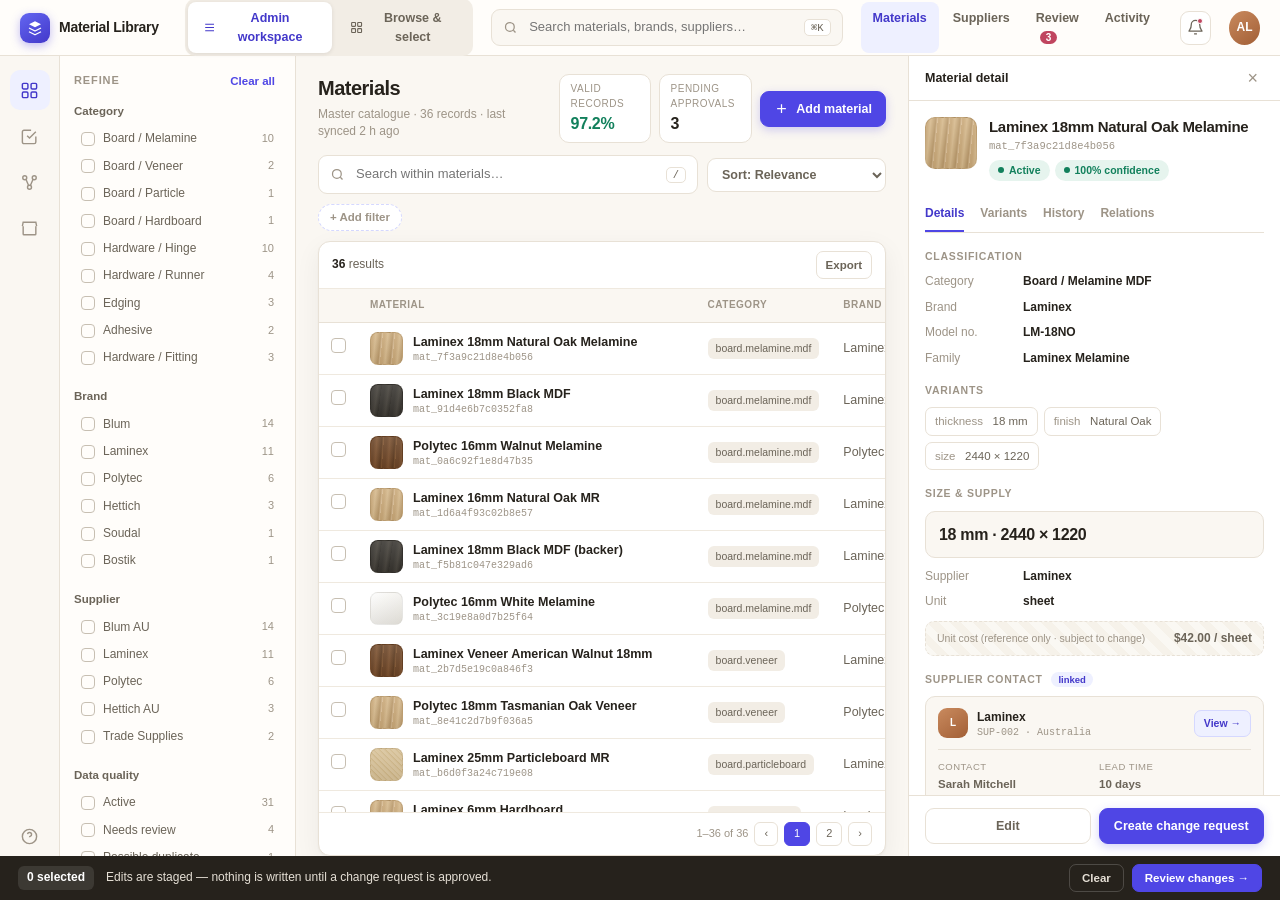
<file: prototype/index.html>
<!DOCTYPE html>
<html lang="en">
<head>
<meta charset="utf-8">
<meta name="viewport" content="width=device-width,initial-scale=1">
<title>Material Library — Interactive Prototype</title>
<link rel="stylesheet" href="styles.css">
</head>
<body>
<div id="app">

  <!-- ===== TOP BAR (shared) ===== -->
  <header class="topbar">
    <div class="brand">
      <div class="logo"><svg viewBox="0 0 24 24" fill="none"><path d="M4 7l8-4 8 4-8 4-8-4z" fill="#fff"/><path d="M4 12l8 4 8-4M4 17l8 4 8-4" stroke="#fff" stroke-width="1.8" stroke-linejoin="round"/></svg></div>
      <b>Material Library</b>
    </div>
    <div class="modeSwitch" id="modeSwitch">
      <button data-mode="admin" class="active"><svg viewBox="0 0 24 24" fill="none" stroke="currentColor" stroke-width="2"><path d="M4 6h16M4 12h16M4 18h16"/></svg>Admin workspace</button>
      <button data-mode="browse"><svg viewBox="0 0 24 24" fill="none" stroke="currentColor" stroke-width="2"><rect x="3" y="3" width="7" height="7" rx="1"/><rect x="14" y="3" width="7" height="7" rx="1"/><rect x="3" y="14" width="7" height="7" rx="1"/><rect x="14" y="14" width="7" height="7" rx="1"/></svg>Browse &amp; select</button>
    </div>
    <div class="topsearch">
      <svg viewBox="0 0 24 24" fill="none" stroke="currentColor" stroke-width="2"><circle cx="11" cy="11" r="7"/><path d="M20 20l-3.5-3.5"/></svg>
      <input id="globalSearch" placeholder="Search materials, brands, suppliers…" autocomplete="off">
      <span class="kbd">⌘K</span>
    </div>
    <nav class="topnav">
      <a href="#" class="active" data-nav="Materials">Materials</a>
      <a href="#" data-nav="Suppliers">Suppliers</a>
      <a href="#" data-nav="Review">Review <span class="nb" id="reviewCount">3</span></a>
      <a href="#" data-nav="Activity">Activity</a>
    </nav>
    <div class="iconbtn"><svg viewBox="0 0 24 24" fill="none" stroke="currentColor" stroke-width="1.8"><path d="M18 8a6 6 0 00-12 0c0 7-3 7-3 9h18c0-2-3-2-3-9z"/><path d="M10 21h4"/></svg><span class="dot"></span></div>
    <div class="avatar">AL</div>
  </header>

  <!-- ===== ADMIN WORKSPACE ===== -->
  <section class="pane admin active" id="pane-admin">
    <aside class="rail">
      <a href="#" class="active" title="Materials"><svg viewBox="0 0 24 24" fill="none" stroke="currentColor" stroke-width="1.8"><rect x="3" y="3" width="7" height="7" rx="1.5"/><rect x="14" y="3" width="7" height="7" rx="1.5"/><rect x="3" y="14" width="7" height="7" rx="1.5"/><rect x="14" y="14" width="7" height="7" rx="1.5"/></svg></a>
      <a href="#" title="Review"><svg viewBox="0 0 24 24" fill="none" stroke="currentColor" stroke-width="1.8"><path d="M9 11l3 3 8-8"/><path d="M20 12v7a2 2 0 01-2 2H5a2 2 0 01-2-2V6a2 2 0 012-2h9"/></svg></a>
      <a href="#" title="Families"><svg viewBox="0 0 24 24" fill="none" stroke="currentColor" stroke-width="1.8"><circle cx="6" cy="6" r="2.5"/><circle cx="18" cy="6" r="2.5"/><circle cx="12" cy="18" r="2.5"/><path d="M7.5 8l3.5 8M16.5 8L13 16"/></svg></a>
      <a href="#" title="Suppliers"><svg viewBox="0 0 24 24" fill="none" stroke="currentColor" stroke-width="1.8"><path d="M3 9l1-5h16l1 5M4 9v10a1 1 0 001 1h14a1 1 0 001-1V9"/></svg></a>
      <div class="sp"></div>
      <a href="#" title="Help"><svg viewBox="0 0 24 24" fill="none" stroke="currentColor" stroke-width="1.8"><circle cx="12" cy="12" r="9"/><path d="M9.5 9a2.5 2.5 0 115 1c0 1.5-2.5 1.5-2.5 3M12 17h.01"/></svg></a>
    </aside>

    <aside class="sidebar" id="facets">
      <div class="side-head"><h3>Refine</h3><button id="clearFilters">Clear all</button></div>
      <div id="facetGroups"></div>
    </aside>

    <main class="adminMain">
      <div class="pagehead">
        <div>
          <h1>Materials</h1>
          <p id="adminSubtitle">Master catalogue · 36 records · last synced 2 h ago</p>
        </div>
        <div class="health">
          <div class="metric"><span class="k">Valid records</span><span class="v good" id="healthVal">97.2%</span></div>
          <div class="metric"><span class="k">Pending approvals</span><span class="v" id="openReviews">3</span></div>
          <button class="btn primary" id="addMaterial"><svg viewBox="0 0 24 24" fill="none" stroke="currentColor" stroke-width="2"><path d="M12 5v14M5 12h14"/></svg>Add material</button>
        </div>
      </div>
      <div class="toolrow">
        <div class="search">
          <svg viewBox="0 0 24 24" fill="none" stroke="currentColor" stroke-width="2"><circle cx="11" cy="11" r="7"/><path d="M20 20l-3.5-3.5"/></svg>
          <input id="adminSearch" placeholder="Search within materials…" autocomplete="off">
          <span class="kbd">/</span>
        </div>
        <select class="sortsel" id="adminSort">
          <option value="relevance">Sort: Relevance</option>
          <option value="name">Sort: Name A–Z</option>
          <option value="cost">Sort: By size</option>
          <option value="confidence">Sort: Confidence</option>
          <option value="updated">Sort: Recently updated</option>
        </select>
      </div>
      <div class="chips" id="adminChips"></div>
      <div class="tablewrap">
        <div class="tbar">
          <span class="cnt"><b id="adminCount">0</b> results</span>
          <span class="sel" id="selPill">0 selected</span>
          <div class="r"><button class="mini" id="exportBtn">Export</button></div>
        </div>
        <div class="tableScroll">
          <table>
            <thead><tr>
              <th style="width:34px"></th>
              <th>Material</th><th>Category</th><th>Brand</th>
              <th>Size</th><th>Confidence</th><th>Status</th><th>Updated</th>
            </tr></thead>
            <tbody id="adminRows"></tbody>
          </table>
        </div>
        <div class="pager"><span id="adminRange">—</span><button>‹</button><button class="on">1</button><button>2</button><button>›</button></div>
      </div>
    </main>

    <aside class="detail" id="detailPanel">
      <div class="dhead"><b>Material detail</b><button class="x" id="closeDetail">×</button></div>
      <div class="dbody" id="detailBody"></div>
      <div class="dfoot">
        <button class="btn" id="editBtn">Edit</button>
        <button class="btn primary" id="crBtn">Create change request</button>
      </div>
    </aside>

    <div class="stagebar" id="stagebar">
      <span class="pill" id="stageCount">0 selected</span>
      <span>Edits are staged — nothing is written until a change request is approved.</span>
      <div class="acts"><button id="clearStage">Clear</button><button class="go" id="reviewChanges">Review changes →</button></div>
    </div>
  </section>

  <!-- ===== BROWSE & SELECT ===== -->
  <section class="pane browse" id="pane-browse">
    <div class="bmain">
      <div class="hero">
        <div>
          <h1>Explore materials</h1>
          <p>Browse the catalogue visually — colours, textures and finishes at a glance.</p>
        </div>
        <div class="stats">
          <div class="stat"><div class="v" id="bTotal">36</div><div class="k">Materials</div></div>
          <div class="stat"><div class="v" style="color:var(--ok)" id="bHealth">97.2%</div><div class="k">Data health</div></div>
          <div class="stat"><div class="v" style="color:var(--danger)" id="bReview">3</div><div class="k">To review</div></div>
          <div class="stat"><div class="v" id="bPending" style="color:var(--accent)">3</div><div class="k">Pending CRs</div></div>
        </div>
      </div>
      <div class="cats" id="browseCats"></div>
      <div class="btools">
        <span class="res"><b id="browseCount">0</b> materials</span>
        <div id="browseChips" style="display:flex;gap:7px;flex-wrap:wrap"></div>
        <div class="spacer"></div>
        <select class="sortsel" id="browseSort">
          <option value="relevance">Sort: Featured</option>
          <option value="name">Sort: Name A–Z</option>
          <option value="cost">Sort: By size</option>
          <option value="confidence">Sort: Confidence</option>
        </select>
      </div>
      <div class="gallery" id="gallery"></div>
    </div>
  </section>

  <!-- ===== SUPPLIERS ===== -->
  <section class="pane suppliers" id="pane-suppliers">
    <div class="supWrap">
      <div class="supHead">
        <div><h1>Suppliers</h1><p>Supplier master data · linked counts are computed from the material catalogue</p></div>
        <button class="btn primary" id="addSupplier"><svg viewBox="0 0 24 24" fill="none" stroke="currentColor" stroke-width="2"><path d="M12 5v14M5 12h14"/></svg>Add supplier</button>
      </div>
      <div class="supStats" id="supStats"></div>
      <div class="supTableWrap">
        <div class="tbar"><span class="cnt"><b id="supCount">0</b> suppliers</span><div class="r"><button class="mini" id="supExport">Export</button></div></div>
        <div class="tableScroll">
          <table><thead><tr><th>Supplier</th><th>Contact</th><th>Country</th><th>Lead time</th><th>Payment</th><th>Linked materials</th><th></th></tr></thead>
          <tbody id="supRows"></tbody></table>
        </div>
      </div>
    </div>
  </section>

  <!-- detail sheet shared by browse -->
  <aside class="sheet" id="sheet">
    <div class="sh-head"><b>Material detail</b><button class="x" id="closeSheet">×</button></div>
    <div class="sh-body" id="sheetBody"></div>
    <div class="sh-foot">
      <button class="btn" id="sheetFav">♡ Save</button>
      <button class="btn primary" id="sheetRequest">Create change request</button>
    </div>
  </aside>

</div>
<!-- supplier form (direct edit, no approval) -->
<div class="modal" id="supModal" role="dialog" aria-modal="true">
  <div class="mhead"><div class="mi"><svg viewBox="0 0 24 24" fill="none" stroke="currentColor" stroke-width="2"><path d="M3 9l1-5h16l1 5M4 9v10a1 1 0 001 1h14a1 1 0 001-1V9"/></svg></div>
    <div class="mt"><b id="supModalTitle">Add supplier</b><small>Changes take effect immediately</small></div>
    <button class="mx" id="supModalX">×</button></div>
  <div class="mbody" id="supFormBody"></div>
  <div class="mfoot"><span class="spacer"></span><button class="btn" id="supCancel">Cancel</button>
    <button class="btn primary" id="supSave">Save supplier</button></div>
</div>
<div class="toast" id="toast"></div>

<script src="data.js"></script>
<script src="workflows.js"></script>
<script src="app.js"></script>
</body>
</html>
</file>
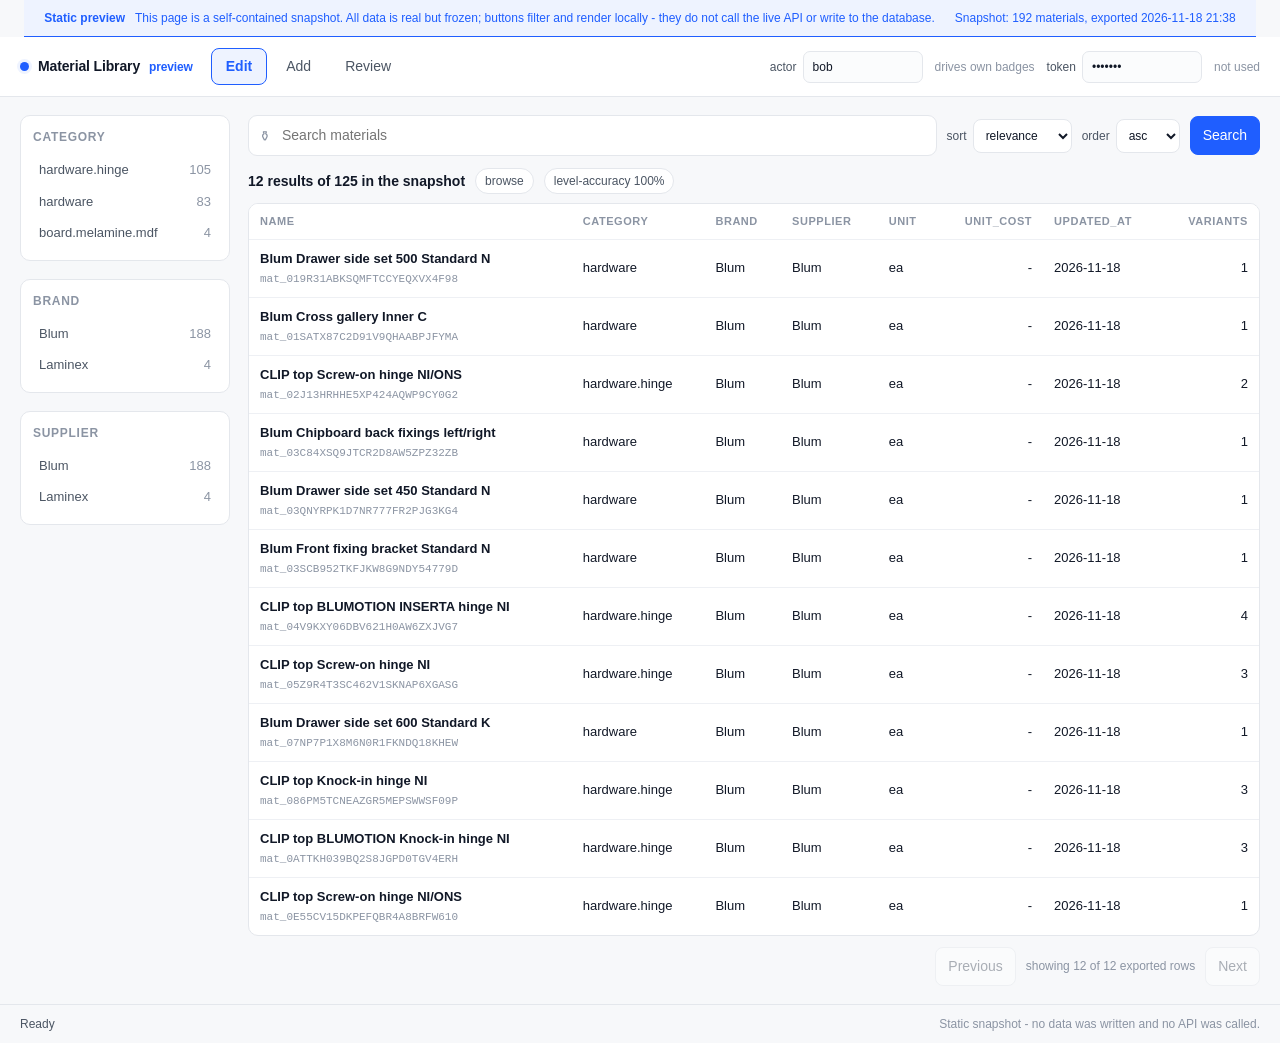
<file: material-library-preview.html>
<!DOCTYPE html>
<html lang="en">
<head>
<meta charset="utf-8">
<meta name="viewport" content="width=device-width, initial-scale=1">
<title>Material Library - Preview</title>
<style>
/* ===== inlined from api/ui/styles.css ===== */
/* Visual language inherited from proto/web/index.html: light surfaces, one blue
   accent, Inter first. Copied by hand so proto/ stays untouched and this screen
   can diverge when the grid arrives in step 5. */
:root{
  --bg:#f7f8fa; --panel:#fff; --line:#e4e7ec; --line2:#eef0f4;
  --ink:#111827; --ink2:#4b5563; --ink3:#8b94a3;
  --accent:#1f5eff; --accent-soft:#eef3ff;
  --ok:#0f8a5f; --warn:#b45309; --warn-soft:#fef6e7;
  --mono:"JetBrains Mono",ui-monospace,SFMono-Regular,Menlo,Consolas,monospace;
}
*{box-sizing:border-box}
html,body{margin:0;min-height:100%}
body{
  background:var(--bg);color:var(--ink);
  font:14px/1.5 Inter,-apple-system,"Segoe UI",sans-serif;
  display:flex;flex-direction:column;
}
button{font:inherit;cursor:pointer}
input,select{font:inherit;color:var(--ink)}
.hint{color:var(--ink3);font-size:12px}

header{position:sticky;top:0;z-index:20;background:var(--panel);border-bottom:1px solid var(--line)}
.hrow{max-width:1600px;margin:0 auto;padding:11px 20px;display:flex;gap:18px;align-items:center;flex-wrap:wrap}
.brand{display:flex;align-items:center;gap:9px;font-weight:650;letter-spacing:-.01em;white-space:nowrap}
.brand .dot{width:9px;height:9px;border-radius:50%;background:var(--accent);box-shadow:0 0 0 3px var(--accent-soft)}
.brand small{font-weight:400;color:var(--ink3);font-size:12px}
.tabs{display:flex;gap:4px}
.tab{border:1px solid transparent;background:transparent;color:var(--ink2);padding:7px 14px;border-radius:8px}
.tab:hover{background:var(--line2)}
.tab.active{background:var(--accent-soft);border-color:var(--accent);color:var(--accent);font-weight:600}
.identity{margin-left:auto;display:flex;gap:12px;align-items:center;flex-wrap:wrap}
.identity label{font-size:12px;color:var(--ink2);display:flex;gap:6px;align-items:center}
.identity input{width:120px;padding:6px 9px;border:1px solid var(--line);border-radius:7px;background:#fbfcfd;outline:none}
.identity input:focus{border-color:var(--accent);box-shadow:0 0 0 3px var(--accent-soft)}

main{max-width:1600px;width:100%;margin:0 auto;padding:18px 20px;display:grid;grid-template-columns:210px minmax(0,1fr);gap:18px;flex:1}
.sidebar{display:flex;flex-direction:column;gap:18px}
.side-block{background:var(--panel);border:1px solid var(--line);border-radius:10px;padding:12px}
.side-block h3{margin:0 0 9px;font-size:12px;text-transform:uppercase;letter-spacing:.06em;color:var(--ink3)}
.facets{display:flex;flex-direction:column;gap:2px;max-height:230px;overflow:auto}
.facet{display:flex;justify-content:space-between;gap:8px;border:0;background:transparent;text-align:left;padding:5px 6px;border-radius:6px;color:var(--ink2);font-size:13px}
.facet:hover{background:var(--line2)}
.facet.selected{background:var(--accent-soft);color:var(--accent);font-weight:600}
.facet .count{color:var(--ink3);font-variant-numeric:tabular-nums}
.facet-empty{color:var(--ink3);font-size:12px;padding:4px 6px}

.content{min-width:0}
.querybar{display:flex;gap:10px;align-items:center;flex-wrap:wrap;margin-bottom:12px}
.searchwrap{flex:1;min-width:230px;position:relative}
.searchwrap input{width:100%;padding:9px 12px 9px 33px;border:1px solid var(--line);border-radius:9px;background:var(--panel);outline:none}
.searchwrap input:focus{border-color:var(--accent);box-shadow:0 0 0 3px var(--accent-soft)}
.searchwrap .icon{position:absolute;left:11px;top:50%;transform:translateY(-50%);color:var(--ink3)}
.querybar label{font-size:12px;color:var(--ink2);display:flex;gap:6px;align-items:center}
.querybar select{padding:8px;border:1px solid var(--line);border-radius:8px;background:var(--panel)}
.btn{border:1px solid var(--line);background:var(--panel);color:var(--ink2);padding:8px 12px;border-radius:8px;white-space:nowrap}
.btn:hover{border-color:#c9cfda;color:var(--ink)}
.btn.primary{background:var(--accent);border-color:var(--accent);color:#fff}
.btn.primary:hover{background:#1a50e0}
.btn.small{padding:5px 9px;font-size:12px}
.btn:disabled{opacity:.45;cursor:not-allowed}

.panel{background:var(--panel);border:1px solid var(--line);border-radius:10px;padding:12px;margin-bottom:12px}
.panel-head{display:flex;justify-content:space-between;align-items:center;margin-bottom:9px}
.panel h3{margin:0;font-size:13px}
.filter-row{display:flex;gap:8px;align-items:center;margin-bottom:7px;flex-wrap:wrap}
.filter-row select,.filter-row input{padding:6px 8px;border:1px solid var(--line);border-radius:7px;background:var(--panel)}
.filter-row .remove{border:0;background:transparent;color:var(--ink3)}
.filter-row .remove:hover{color:var(--warn)}
.view{display:flex;gap:8px;align-items:center;padding:5px 0}
.view button.link{border:0;background:transparent;color:var(--accent);padding:0}
.view button.delete{border:0;background:transparent;color:var(--ink3);margin-left:auto}
.view button.delete:hover{color:var(--warn)}

.warning{background:var(--warn-soft);border:1px solid #f0d9a8;color:var(--warn);border-radius:8px;padding:8px 11px;margin-bottom:12px;font-size:13px}
.resultbar{display:flex;gap:10px;align-items:center;margin-bottom:9px;flex-wrap:wrap}
.total{font-weight:600}
.pill{font-size:12px;padding:3px 9px;border-radius:20px;border:1px solid var(--line);background:var(--panel);color:var(--ink2)}
.pill:empty{display:none}

.tablewrap{background:var(--panel);border:1px solid var(--line);border-radius:10px;overflow:auto}
table{border-collapse:collapse;width:100%;font-size:13px}
th,td{text-align:left;padding:9px 11px;border-bottom:1px solid var(--line2);white-space:nowrap}
th{position:sticky;top:0;background:var(--panel);font-size:11px;text-transform:uppercase;letter-spacing:.05em;color:var(--ink3);z-index:1}
td.name{font-weight:550;max-width:330px;overflow:hidden;text-overflow:ellipsis}
td .uid{font:11px var(--mono);color:var(--ink3)}
.num{text-align:right;font-variant-numeric:tabular-nums}
tbody tr:last-child td{border-bottom:0}
tbody tr:hover{background:#fafbfe}
.empty{text-align:center;color:var(--ink3);padding:28px}
.pager{display:flex;gap:10px;align-items:center;justify-content:flex-end;margin-top:11px}

footer{max-width:1600px;width:100%;margin:0 auto;padding:10px 20px;display:flex;gap:16px;justify-content:space-between;border-top:1px solid var(--line);color:var(--ink2);font-size:12px}

/* ---------- step 5: edit grid, staging, popover and review sheet ---------- */
td.editable{cursor:text;border-bottom:2px solid transparent}
td.editable:hover{background:var(--accent-soft);border-bottom-color:var(--accent)}
td.dirty{background:#fff8e8;border-bottom-color:var(--warn)}
td .linecount{font:11px var(--mono);color:var(--warn);margin-left:5px}

.staging-bar{
  position:sticky;bottom:0;z-index:15;background:var(--panel);
  border-top:1px solid var(--line);box-shadow:0 -3px 12px rgba(17,24,39,.06);
  max-width:1600px;width:100%;margin:0 auto;padding:11px 20px;
  display:flex;justify-content:space-between;align-items:center;gap:14px;
}
.staging-bar[hidden]{display:none}
.staging-actions{display:flex;gap:8px}
#staging-summary{font-weight:600}

.popover{
  position:fixed;z-index:40;right:26px;bottom:70px;width:min(430px,calc(100vw - 40px));
  background:var(--panel);border:1px solid var(--line);border-radius:11px;
  box-shadow:0 14px 40px rgba(17,24,39,.16);padding:13px;
}
.popover[hidden]{display:none}
.popover textarea,.popover input,.popover select{
  width:100%;padding:9px 10px;border:1px solid var(--line);border-radius:8px;
  background:#fbfcfd;outline:none;
}
.popover textarea:focus,.popover input:focus,.popover select:focus{border-color:var(--accent);box-shadow:0 0 0 3px var(--accent-soft)}
.popover textarea{resize:vertical;font:13px/1.55 var(--mono)}
.popover-actions{display:flex;gap:8px;justify-content:flex-end;margin-top:10px}
#editor-counter{text-align:right;margin-top:4px}
#editor-counter.over{color:#b91c1c;font-weight:600}
.popover .field-label{font-size:12px;color:var(--ink2);display:block;margin-bottom:5px}

dialog#review-sheet{
  border:1px solid var(--line);border-radius:12px;padding:18px;
  width:min(780px,calc(100vw - 36px));max-height:86vh;overflow:auto;
  box-shadow:0 20px 60px rgba(17,24,39,.18);color:var(--ink);background:var(--panel);
}
dialog#review-sheet::backdrop{background:rgba(17,24,39,.35)}
dialog h2{margin:0;font-size:17px}
.review-group{border:1px solid var(--line);border-radius:9px;margin-bottom:10px;padding:10px}
.review-group h3{margin:0 0 7px;font-size:13px}
.diff-line{display:grid;grid-template-columns:120px 1fr 24px 1fr;gap:8px;align-items:start;font-size:12px;padding:4px 0}
.diff-line .arrow{text-align:center;color:var(--ink3)}
.diff-line .before{color:var(--ink3)}
.diff-line .after{font-family:var(--mono);white-space:pre-wrap;word-break:break-word}
.diff-line .nl-flag{color:var(--warn);font-size:11px}
.review-footer{display:flex;flex-direction:column;gap:8px;border-top:1px solid var(--line);padding-top:12px}
.review-footer label{font-size:12px;color:var(--ink2)}
.review-footer textarea{width:100%;padding:8px;border:1px solid var(--line);border-radius:8px;background:#fbfcfd;outline:none}
.review-footer textarea:focus{border-color:var(--accent);box-shadow:0 0 0 3px var(--accent-soft)}
.review-result{border-left:3px solid var(--ok);padding:5px 9px;margin:5px 0;background:#f1fbf6;font-size:12px}
.review-result.failed{border-left-color:var(--warn);background:var(--warn-soft)}

/* ---------- step 6: review queue, detail drawer and decision sheet ---------- */
.review-view{max-width:1600px;width:100%;margin:0 auto;padding:18px 20px;flex:1}
.review-view[hidden]{display:none}
.add-view[hidden]{display:none}
main[hidden]{display:none}
.review-toolbar{display:flex;justify-content:space-between;gap:14px;align-items:center;flex-wrap:wrap;margin-bottom:11px}
.filter-chips,.review-actions{display:flex;gap:8px;align-items:center;flex-wrap:wrap}
.chip{border:1px solid var(--line);background:var(--panel);color:var(--ink2);padding:6px 12px;border-radius:20px;font-size:12px}
.chip:hover{border-color:#c9cfda}
.chip.active{background:var(--accent-soft);border-color:var(--accent);color:var(--accent);font-weight:600}
#queue td{cursor:pointer}
#queue td:first-child{cursor:default}
.status-pending{color:var(--warn);font-weight:600}
.status-approved{color:var(--ok);font-weight:600}
.status-failed{color:#b91c1c;font-weight:600}
.status-rejected,.status-applied{color:var(--ink3)}
.badge{display:inline-block;font-size:11px;padding:3px 9px;border-radius:20px;margin-right:5px;border:1px solid}
.badge.stale{background:var(--warn-soft);border-color:#f0d9a8;color:var(--warn)}
.badge.inactive{background:#f3f4f6;border-color:var(--line);color:var(--ink3)}
.badge.own{background:var(--accent-soft);border-color:var(--accent);color:var(--accent)}
.badge.decided{background:#f1fbf6;border-color:#a7e0c6;color:var(--ok)}

.drawer{
  position:fixed;top:0;right:0;bottom:0;z-index:50;width:min(520px,100vw);
  background:var(--panel);border-left:1px solid var(--line);
  box-shadow:-10px 0 35px rgba(17,24,39,.12);padding:18px;overflow:auto;
}
.drawer[hidden]{display:none}
.drawer-head{display:flex;justify-content:space-between;align-items:center;margin-bottom:12px}
.drawer-head h2{margin:0;font-size:16px}
.badges{margin-bottom:12px}
.detail-block{border:1px solid var(--line);border-radius:9px;padding:10px;margin-bottom:10px}
.detail-block h3{margin:0 0 7px;font-size:12px;text-transform:uppercase;letter-spacing:.05em;color:var(--ink3)}
.detail-diff{display:grid;grid-template-columns:90px 1fr 18px 1fr;gap:6px;font-size:12px;padding:4px 0}
.detail-diff .path{font-family:var(--mono)}
.detail-diff .before{color:var(--ink3)}
.detail-diff .after{font-family:var(--mono);white-space:pre-wrap;word-break:break-word}
.detail-kv{display:flex;justify-content:space-between;gap:10px;font-size:12px;padding:3px 0}
.detail-kv .key{color:var(--ink3)}
.detail-kv .value{font-family:var(--mono);text-align:right;word-break:break-all}
.drawer-actions{display:flex;gap:8px;justify-content:flex-end;margin-top:14px}
dialog#decision-sheet{
  border:1px solid var(--line);border-radius:12px;padding:18px;width:min(620px,calc(100vw - 36px));
  max-height:86vh;overflow:auto;box-shadow:0 20px 60px rgba(17,24,39,.18);color:var(--ink);background:var(--panel);
}
dialog#decision-sheet::backdrop{background:rgba(17,24,39,.35)}

/* ---------- step 4: add-material form and proposed preview ---------- */
.add-view{max-width:1500px;width:100%;margin:0 auto;padding:18px 20px;flex:1;overflow:auto}
.add-head{display:flex;justify-content:space-between;gap:16px;align-items:flex-start;flex-wrap:wrap}
.add-head h2{margin:0 0 4px;font-size:18px}
.add-head p{margin:0;max-width:760px}
.add-head-actions{display:flex;gap:8px;align-items:center;flex-wrap:wrap}
.add-head-actions input{width:130px}
.add-grid{display:grid;grid-template-columns:minmax(420px,1fr) minmax(320px,0.85fr);gap:18px;margin:14px 0}
.add-form,.add-preview{border:1px solid var(--line);border-radius:10px;background:var(--panel);padding:14px}
.add-group{border:0;padding:0;margin:0 0 14px}
.add-group legend{font-size:12px;font-weight:600;text-transform:uppercase;letter-spacing:.05em;color:var(--ink3);padding:0 0 6px}
.add-row{display:grid;grid-template-columns:150px 1fr;gap:8px;align-items:start;margin-bottom:7px}
.add-row label{font-size:12px;color:var(--ink2);padding-top:7px}
.add-row input,.add-row textarea,.add-row select{width:100%}
.add-row .req{color:var(--accent);font-weight:600}
.add-preview{position:sticky;top:10px;align-self:start}
.add-preview h3{margin:0 0 9px;font-size:13px;text-transform:uppercase;letter-spacing:.05em;color:var(--ink3)}
.preview-table .detail-diff{grid-template-columns:130px 1fr}
.preview-table .empty{color:var(--ink3);font-size:12px;font-style:italic}
#add-json-details{margin-top:11px;border-top:1px solid var(--line);padding-top:9px}
#add-json-details summary{cursor:pointer;font-size:12px;color:var(--ink2)}
#add-preview-json{font-family:var(--mono);font-size:11px;white-space:pre-wrap;word-break:break-word;
  background:var(--bg);border:1px solid var(--line);border-radius:7px;padding:9px;margin:8px 0 0;max-height:260px;overflow:auto}
.add-footer{display:flex;gap:12px;align-items:flex-end;flex-wrap:wrap;border-top:1px solid var(--line);padding-top:12px}
.add-footer label{flex:1;min-width:260px}
.add-footer .btn{margin-bottom:2px}
.result-block{border:1px solid var(--line);border-radius:8px;padding:10px;margin-top:10px;font-size:12px}
.result-block.ok{background:var(--ok-soft);border-color:#a7e0c6}
.result-block.bad{background:var(--warn-soft);border-color:#f0d9a8}
@media (max-width:1000px){.add-grid{grid-template-columns:1fr}.add-preview{position:static}}

/* ===== preview-only additions ===== */
.preview-note{max-width:1600px;margin:0 auto;padding:9px 20px;background:var(--accent-soft);
  border-bottom:1px solid var(--accent);color:var(--accent);font-size:12px;display:flex;
  gap:10px;align-items:center;flex-wrap:wrap}
.preview-note b{font-weight:700}
.preview-note .spacer{margin-left:auto}
.preview-note a{color:var(--accent)}
.brand small{color:var(--accent);font-weight:600}
td.editable{cursor:default}
.tab{cursor:pointer}
</style>
</head>
<body>
<div class="preview-note">
  <b>Static preview</b>
  <span>This page is a self-contained snapshot. All data is real but frozen; buttons filter and
    render locally - they do not call the live API or write to the database.</span>
  <span class="spacer"></span>
  <span id="export-stamp"></span>
</div>
<header>
  <div class="hrow">
    <div class="brand"><span class="dot"></span>Material Library <small>preview</small></div>
    <nav class="tabs" aria-label="Sections">
      <button type="button" class="tab active" data-tab="edit">Edit</button>
      <button type="button" class="tab" data-tab="add">Add</button>
      <button type="button" class="tab" data-tab="review">Review</button>
    </nav>
    <div class="identity">
      <label>actor <input id="actor" type="text" value="bob" placeholder="server default"></label>
      <span id="actor-note" class="hint">drives own badges</span>
      <label>token <input type="password" value="preview" disabled placeholder="n/a"></label>
      <span class="hint">not used</span>
    </div>
  </div>
</header>

<main id="edit-view">
  <aside class="sidebar" aria-label="Facets">
    <div class="side-block"><h3>Category</h3><div id="facet-category" class="facets"></div></div>
    <div class="side-block"><h3>Brand</h3><div id="facet-brand" class="facets"></div></div>
    <div class="side-block"><h3>Supplier</h3><div id="facet-supplier" class="facets"></div></div>
  </aside>
  <section class="content">
    <div class="querybar">
      <div class="searchwrap"><span class="icon" aria-hidden="true">&#9905;</span>
        <input id="q" type="search" maxlength="200" placeholder="Search materials" autocomplete="off"></div>
      <label>sort <select id="sort"><option value="">relevance</option><option value="name">name</option>
        <option value="unit_cost">unit_cost</option><option value="updated_at">updated_at</option></select></label>
      <label>order <select id="order"><option value="asc">asc</option><option value="desc">desc</option></select></label>
      <button type="button" id="search" class="btn primary">Search</button>
    </div>
    <div class="resultbar">
      <span id="total" class="total"></span>
      <span id="level" class="pill">browse</span>
      <span class="pill">level-accuracy 100%</span>
    </div>
    <div class="tablewrap"><table id="results">
      <thead><tr><th>name</th><th>category</th><th>brand</th><th>supplier</th>
        <th>unit</th><th class="num">unit_cost</th><th>updated_at</th><th class="num">variants</th></tr></thead>
      <tbody id="rows"></tbody>
    </table></div>
    <div class="pager"><button type="button" class="btn" disabled>Previous</button>
      <span id="page-label" class="hint"></span><button type="button" class="btn" disabled>Next</button></div>
  </section>
</main>

<section id="add-view" class="add-view" hidden>
  <div class="add-head">
    <div><h2>Add a material</h2>
      <p class="hint">Every new material is filed as a request. Another actor approves it before a
        worker creates the row; nothing is written directly.</p></div>
    <div class="add-head-actions"><label>reopen pending request
      <input id="add-reopen-id" type="number" placeholder="request id"></label>
      <button type="button" id="add-reopen" class="btn">Reopen</button></div>
  </div>
  <div class="add-grid">
    <div class="add-form" id="add-form"><div id="add-fields"></div></div>
    <aside class="add-preview"><h3>Preview</h3>
      <div id="add-preview-table" class="preview-table"></div>
      <details id="add-json-details"><summary>raw JSON</summary><pre id="add-preview-json"></pre></details>
    </aside>
  </div>
  <div class="add-footer">
    <label>reason <textarea id="add-reason" rows="2" maxlength="500"
      placeholder="why this material is being added"></textarea></label>
    <span id="add-status" class="hint">Submit is disabled in the static preview.</span>
    <button type="button" class="btn primary" disabled>Submit for approval</button>
  </div>
</section>

<section id="review-view" class="review-view" hidden>
  <div class="review-toolbar">
    <div class="filter-chips" aria-label="Queue type">
      <button type="button" class="chip active" data-kind="edits">edits</button>
      <button type="button" class="chip" data-kind="creates">creates</button>
    </div>
    <div class="filter-chips" aria-label="Queue status">
      <button type="button" class="chip active" data-status="actionable">actionable</button>
      <button type="button" class="chip" data-status="pending">pending</button>
      <button type="button" class="chip" data-status="approved">approved</button>
      <button type="button" class="chip" data-status="all">all</button>
    </div>
    <div class="review-actions"><span id="queue-total" class="total"></span>
      <button type="button" class="btn primary" disabled>Approve selected</button>
      <button type="button" class="btn" disabled>Reject selected</button></div>
  </div>
  <div class="tablewrap"><table id="queue">
    <thead><tr><th aria-label="select"></th><th>id</th><th>material</th><th>paths</th>
      <th>status</th><th>requested by</th><th>age</th><th>decision</th></tr></thead>
    <tbody id="queue-rows"></tbody>
  </table></div>
</section>

<aside id="detail-drawer" class="drawer" hidden>
  <div class="drawer-head"><h2 id="detail-title">Request</h2>
    <button type="button" id="detail-close" class="btn small">Close</button></div>
  <div id="detail-badges" class="badges"></div>
  <div id="detail-body"></div>
  <div class="drawer-actions"><button type="button" class="btn primary" disabled>Approve</button>
    <button type="button" class="btn" disabled>Reject</button></div>
</aside>

<footer>
  <span id="footer-status">Ready</span>
  <span class="hint">Static snapshot - no data was written and no API was called.</span>
</footer>

<script id="snapshot" type="application/json">{"exported_at": "2026-11-18T21:38:42.311487Z", "meta": {"schema_version": "2", "materials": 192, "max_sync_seq": 690, "updated_at": "2026-11-18T21:38:34.639489Z"}, "results": [{"name": "Blum Drawer side set 500 Standard N", "unit": "ea", "brand": "Blum", "score": 0.0, "category": "hardware", "supplier": "Blum", "variants": [], "family_id": null, "unit_cost": null, "updated_at": "2026-11-18T21:38:34.639489+00:00", "family_name": null, "material_uid": "mat_019R31ABKSQMFTCCYEQXVX4F98", "variant_count": 1, "variant_values": {}}, {"name": "Blum Cross gallery Inner C", "unit": "ea", "brand": "Blum", "score": 0.0, "category": "hardware", "supplier": "Blum", "variants": [], "family_id": null, "unit_cost": null, "updated_at": "2026-11-18T21:38:34.639489+00:00", "family_name": null, "material_uid": "mat_01SATX87C2D91V9QHAABPJFYMA", "variant_count": 1, "variant_values": {}}, {"name": "CLIP top Screw-on hinge NI/ONS", "unit": "ea", "brand": "Blum", "score": 0.0, "category": "hardware.hinge", "supplier": "Blum", "variants": ["mat_2BC6DA76SDPVX5NJP5NGPY686E"], "family_id": "fam_643AJYGAYKCPR6K8JWP9MA40ZB", "unit_cost": null, "updated_at": "2026-11-18T21:38:32.521192+00:00", "family_name": "Blum CLIP top 110 Dual NI/ONS", "material_uid": "mat_02J13HRHHE5XP424AQWP9CY0G2", "variant_count": 2, "variant_values": {"boss": "Screw-on"}}, {"name": "Blum Chipboard back fixings left/right", "unit": "ea", "brand": "Blum", "score": 0.0, "category": "hardware", "supplier": "Blum", "variants": [], "family_id": null, "unit_cost": null, "updated_at": "2026-11-18T21:38:34.639489+00:00", "family_name": null, "material_uid": "mat_03C84XSQ9JTCR2D8AW5ZPZ32ZB", "variant_count": 1, "variant_values": {}}, {"name": "Blum Drawer side set 450 Standard N", "unit": "ea", "brand": "Blum", "score": 0.0, "category": "hardware", "supplier": "Blum", "variants": [], "family_id": null, "unit_cost": null, "updated_at": "2026-11-18T21:38:34.639489+00:00", "family_name": null, "material_uid": "mat_03QNYRPK1D7NR777FR2PJG3KG4", "variant_count": 1, "variant_values": {}}, {"name": "Blum Front fixing bracket Standard N", "unit": "ea", "brand": "Blum", "score": 0.0, "category": "hardware", "supplier": "Blum", "variants": [], "family_id": null, "unit_cost": null, "updated_at": "2026-11-18T21:38:34.639489+00:00", "family_name": null, "material_uid": "mat_03SCB952TKFJKW8G9NDY54779D", "variant_count": 1, "variant_values": {}}, {"name": "CLIP top BLUMOTION INSERTA hinge NI", "unit": "ea", "brand": "Blum", "score": 0.0, "category": "hardware.hinge", "supplier": "Blum", "variants": ["mat_0PD9FW3P8PSZRWV195THSDB9FQ", "mat_253YXNQ7FC2VAJQPWXJ8FCYNR7", "mat_2XJSFWB4SBRMW1EREFQVYQANV2"], "family_id": "fam_17MGBEQ8Y6PNNPR37EX8FWKWQ1", "unit_cost": null, "updated_at": "2026-11-18T21:38:32.521192+00:00", "family_name": "Blum CLIP top BLUMOTION 110 Dual NI", "material_uid": "mat_04V9KXY06DBV621H0AW6ZXJVG7", "variant_count": 4, "variant_values": {"boss": "INSERTA"}}, {"name": "CLIP top Screw-on hinge NI", "unit": "ea", "brand": "Blum", "score": 0.0, "category": "hardware.hinge", "supplier": "Blum", "variants": ["mat_49WT219HR1HZFV3S1H5CPWT05V", "mat_66Z0VDJC23PAZA5P0ZG1PA843H"], "family_id": "fam_2A3AB9CXT5DH9W81YCJWNHP08V", "unit_cost": null, "updated_at": "2026-11-18T21:38:32.521192+00:00", "family_name": "Blum CLIP top 170 Overlay NI", "material_uid": "mat_05Z9R4T3SC462V1SKNAP6XGASG", "variant_count": 3, "variant_values": {"boss": "Screw-on"}}, {"name": "Blum Drawer side set 600 Standard K", "unit": "ea", "brand": "Blum", "score": 0.0, "category": "hardware", "supplier": "Blum", "variants": [], "family_id": null, "unit_cost": null, "updated_at": "2026-11-18T21:38:34.639489+00:00", "family_name": null, "material_uid": "mat_07NP7P1X8M6N0R1FKNDQ18KHEW", "variant_count": 1, "variant_values": {}}, {"name": "CLIP top Knock-in hinge NI", "unit": "ea", "brand": "Blum", "score": 0.0, "category": "hardware.hinge", "supplier": "Blum", "variants": ["mat_33000C3JW3BH8JV94044VZZ104", "mat_6MSSR36FYD41826771D5A8FVV0"], "family_id": "fam_5FYE1HP5FVA8YVJB10RS5NXT56", "unit_cost": null, "updated_at": "2026-11-18T21:38:32.521192+00:00", "family_name": "Blum CLIP top 100 Dual NI", "material_uid": "mat_086PM5TCNEAZGR5MEPSWWSF09P", "variant_count": 3, "variant_values": {"boss": "Knock-in"}}, {"name": "CLIP top BLUMOTION Knock-in hinge NI", "unit": "ea", "brand": "Blum", "score": 0.0, "category": "hardware.hinge", "supplier": "Blum", "variants": ["mat_14KKTVDAZ9NA25496SXWVAFGSS", "mat_5GMFC02061NWA4T9JJE4G2SVXX"], "family_id": "fam_5KMGZSHZKBJ177XE6GF0WZRYVH", "unit_cost": null, "updated_at": "2026-11-18T21:38:32.521192+00:00", "family_name": "Blum CLIP top BLUMOTION 155 Overlay NI", "material_uid": "mat_0ATTKH039BQ2S8JGPD0TGV4ERH", "variant_count": 3, "variant_values": {"boss": "Knock-in"}}, {"name": "CLIP top Screw-on hinge NI/ONS", "unit": "ea", "brand": "Blum", "score": 0.0, "category": "hardware.hinge", "supplier": "Blum", "variants": [], "family_id": "fam_3FG99VR7J3WJ05BYSHJ8R7ZPZG", "unit_cost": null, "updated_at": "2026-11-18T21:38:32.521192+00:00", "family_name": "Blum CLIP top Dual NI/ONS", "material_uid": "mat_0E55CV15DKPEFQBR4A8BRFW610", "variant_count": 1, "variant_values": {"boss": "Screw-on"}}], "search_total": 125, "facets": [{"facet": "brand", "value": "Blum", "count": 188}, {"facet": "brand", "value": "Laminex", "count": 4}, {"facet": "category", "value": "hardware.hinge", "count": 105}, {"facet": "category", "value": "hardware", "count": 83}, {"facet": "category", "value": "board.melamine.mdf", "count": 4}, {"facet": "supplier", "value": "Blum", "count": 188}, {"facet": "supplier", "value": "Laminex", "count": 4}, {"facet": "unit", "value": "ea", "count": 188}, {"facet": "unit", "value": "sheet", "count": 4}], "create_rows": [], "cr_rows": [], "schema": {"categories": ["appliance", "benchtop", "board", "custom", "edging", "glass", "hardware", "hire", "timber"], "units": [{"code": "A", "name": "ampere", "dimension": "current"}, {"code": "box", "name": "box", "dimension": "count"}, {"code": "cm", "name": "centimetre", "dimension": "length"}, {"code": "deg", "name": "degree", "dimension": "angle"}, {"code": "degC", "name": "degree Celsius", "dimension": "temperature"}, {"code": "ea", "name": "each", "dimension": "count"}, {"code": "g", "name": "gram", "dimension": "mass"}, {"code": "h", "name": "hour", "dimension": "time"}, {"code": "kg", "name": "kilogram", "dimension": "mass"}, {"code": "L", "name": "litre", "dimension": "volume"}, {"code": "m", "name": "metre", "dimension": "length"}, {"code": "m2", "name": "square metre", "dimension": "area"}, {"code": "m3", "name": "cubic metre", "dimension": "volume"}, {"code": "mm", "name": "millimetre", "dimension": "length"}, {"code": "pair", "name": "pair", "dimension": "count"}, {"code": "roll", "name": "roll", "dimension": "count"}, {"code": "set", "name": "set", "dimension": "count"}, {"code": "sheet", "name": "sheet", "dimension": "count"}, {"code": "V", "name": "volt", "dimension": "voltage"}, {"code": "W", "name": "watt", "dimension": "power"}], "cost_bases": ["ex_gst", "inc_gst"], "catalogs": [{"category_code": "appliance", "attributes": [{"key": "manufacturer", "editor": "text"}, {"key": "model_number", "editor": "text"}]}, {"category_code": "benchtop", "attributes": [{"key": "colour", "editor": "text"}, {"key": "underside", "editor": "text"}, {"key": "edge_details", "editor": "text"}, {"key": "laminate_supplier", "editor": "text"}, {"key": "laminate_code", "editor": "text"}, {"key": "finish", "editor": "text"}, {"key": "material_type", "editor": "text"}, {"key": "pieces", "editor": "text"}, {"key": "joins", "editor": "text"}, {"key": "cable_entry", "editor": "text"}, {"key": "shaped", "editor": "text"}, {"key": "grain_locked", "editor": "text"}, {"key": "slab_id", "editor": "text"}]}, {"category_code": "board", "attributes": [{"key": "colour", "editor": "text"}, {"key": "substrate", "editor": "text"}, {"key": "finish", "editor": "text"}, {"key": "sided", "editor": "text"}, {"key": "grain", "editor": "text"}, {"key": "rating", "editor": "text"}, {"key": "hmr", "editor": "text"}, {"key": "grain_locked", "editor": "text"}, {"key": "notes", "editor": "textarea"}]}, {"category_code": "custom", "attributes": [{"key": "vendor", "editor": "text"}, {"key": "vendor_quote_ref", "editor": "text"}, {"key": "internal_ref", "editor": "text"}]}, {"category_code": "edging", "attributes": [{"key": "colour", "editor": "text"}, {"key": "edge_type", "editor": "text"}, {"key": "glued", "editor": "text"}]}, {"category_code": "hire", "attributes": [{"key": "rate", "editor": "text"}, {"key": "rate_unit", "editor": "text"}, {"key": "total_cost", "editor": "text"}, {"key": "contract_ref", "editor": "text"}, {"key": "project_id", "editor": "text"}, {"key": "hire_start", "editor": "text"}, {"key": "hire_end", "editor": "text"}, {"key": "notes", "editor": "textarea"}]}, {"category_code": "glass", "attributes": [{"key": "colour", "editor": "text"}, {"key": "edge_finish", "editor": "text"}, {"key": "glass_type", "editor": "text"}, {"key": "power_point", "editor": "text"}, {"key": "shaped", "editor": "text"}]}, {"category_code": "hardware", "attributes": [{"key": "brand", "editor": "text"}, {"key": "hardware_type", "editor": "text"}]}, {"category_code": "timber", "attributes": [{"key": "colour", "editor": "text"}, {"key": "finish", "editor": "text"}, {"key": "grain", "editor": "text"}, {"key": "rating", "editor": "text"}]}]}, "seeded_ids": {"creates": [], "edits": []}}</script>
<script>
const SNAP = JSON.parse(document.getElementById('snapshot').textContent);
const $ = (s) => document.querySelector(s);
const $$ = (s) => [...document.querySelectorAll(s)];
const esc = (v) => String(v ?? '').replace(/[&<>"]/g, c => ({'&':'&amp;','<':'&lt;','>':'&gt;','"':'&quot;'}[c]));

$('#export-stamp').textContent = 'Snapshot: ' + SNAP.meta.materials + ' materials, exported ' +
  SNAP.exported_at.slice(0,16).replace('T',' ');

/* ---------- tabs ---------- */
$$('.tab').forEach(t => t.addEventListener('click', () => {
  $$('.tab').forEach(x => x.classList.remove('active'));
  t.classList.add('active');
  const which = t.dataset.tab;
  $('#edit-view').hidden = which !== 'edit';
  $('#add-view').hidden = which !== 'add';
  $('#review-view').hidden = which !== 'review';
  $('#detail-drawer').hidden = true;
}));

/* ---------- Edit: facets + search ---------- */
const rows = SNAP.results;
const facetState = {brand:new Set(), category:new Set(), supplier:new Set()};
function groupFacets(name){
  const m = {};
  SNAP.facets.filter(f => f.facet === name).forEach(f => { m[f.value]=f.count; });
  return m;
}
function renderFacets(name, host){
  const counts = groupFacets(name);
  host.innerHTML = Object.entries(counts).map(([v,c]) =>
    `<button type="button" class="facet" data-facet="${esc(name)}" data-value="${esc(v)}">
       <span>${esc(v)}</span><span class="count">${c}</span></button>`).join('') || '<p class="facet-empty">none</p>';
  host.querySelectorAll('.facet').forEach(b => b.addEventListener('click', () => {
    const set = facetState[name], key = b.dataset.value;
    if (set.has(key)) set.delete(key); else set.add(key);
    b.classList.toggle('selected', set.has(key));
    renderResults();
  }));
}
renderFacets('brand', $('#facet-brand'));
renderFacets('category', $('#facet-category'));
renderFacets('supplier', $('#facet-supplier'));

function renderResults(){
  const q = $('#q').value.trim().toLowerCase();
  const sort = $('#sort').value, order = $('#order').value;
  let list = rows.filter(r => {
    if (q && ![r.name,r.category,r.brand,r.supplier].some(v => String(v||'').toLowerCase().includes(q))) return false;
    for (const f of ['brand','category','supplier']) {
      if (facetState[f].size && !facetState[f].has(r[f])) return false;
    }
    return true;
  });
  if (sort) list = [...list].sort((a,b) => {
    const x=a[sort], y=b[sort];
    const c = (x==null?1:0)-(y==null?1:0) || (x??''<y??''?-1:x??''>y??''?1:0);
    return order==='desc' ? -c : c;
  });
  $('#total').textContent = list.length + ' results of ' + SNAP.search_total + ' in the snapshot';
  $('#page-label').textContent = 'showing ' + list.length + ' of 12 exported rows';
  $('#rows').innerHTML = list.map(r => `<tr>
    <td class="name">${esc(r.name)}<br><span class="uid">${esc(r.material_uid)}</span></td>
    <td>${esc(r.category)}</td><td>${esc(r.brand)}</td><td>${esc(r.supplier)}</td>
    <td>${esc(r.unit)}</td><td class="num">${r.unit_cost==null?'-':esc(r.unit_cost)}</td>
    <td>${esc(String(r.updated_at).slice(0,10))}</td>
    <td class="num">${r.variant_count||''}</td></tr>`).join('')
    || '<tr><td colspan="8" class="empty">No materials match this filter</td></tr>';
}
$('#search').addEventListener('click', renderResults);
$('#q').addEventListener('input', renderResults);
$('#sort').addEventListener('change', renderResults);
$('#order').addEventListener('change', renderResults);
renderResults();

/* ---------- Add: schema-driven form + proposed preview ---------- */
const GROUPS = [
  {title:'Required', fields:[{p:'category_code',l:'Category',e:'category'},{p:'name',l:'Name',e:'textarea',req:1}]},
  {title:'Classification', fields:[{p:'product_type',l:'Product type',e:'text'},{p:'model_no',l:'Model no',e:'text'},
    {p:'unit',l:'Unit',e:'unit'},{p:'lead_time_days',l:'Lead time (days)',e:'integer'}]},
  {title:'Commercial', fields:[{p:'unit_cost',l:'Unit cost',e:'number'},{p:'currency',l:'Currency',e:'text',ph:'AUD'},
    {p:'cost_basis',l:'Cost basis',e:'basis'}]},
  {title:'Text', fields:[{p:'description',l:'Description',e:'textarea'},{p:'product_url',l:'Product URL',e:'text'},
    {p:'image_url',l:'Image URL',e:'text'},{p:'synonyms',l:'Synonyms (comma separated)',e:'tokens'},
    {p:'tags',l:'Tags (comma separated)',e:'tokens'}]},
  {title:'Source (optional)', fields:[{p:'source_system',l:'Source system',e:'text'},{p:'source_id',l:'Source id',e:'text'}]},
  {title:'Attributes', fields:[], dynamic:true},
];
function opts(e){
  if (e==='category') return SNAP.schema.categories;
  if (e==='unit') return SNAP.schema.units;
  if (e==='basis') return SNAP.schema.cost_bases;
  return null;
}
function attrFields(cat){
  const c = SNAP.schema.catalogs.find(x => x.category_code === cat);
  return (c ? c.attributes : []).map(a => ({p:'attributes.'+a.key, l:a.key, e:a.editor||'text', dyn:true}));
}
function inputFor(f){
  const o=opts(f.e);
  if (o) return `<select data-path="${f.p}"><option value="">(none)</option>${o.map(v=>`<option>${esc(v)}</option>`).join('')}</select>`;
  if (f.e==='textarea') return `<textarea data-path="${f.p}" rows="2" maxlength="1000"></textarea>`;
  return `<input data-path="${f.p}" type="${(f.e==='number'||f.e==='integer')?'number':'text'}" ${f.ph?`placeholder="${f.ph}"`:''}>`;
}
function renderAddForm(){
  let html='';
  for (const g of GROUPS){
    const fields = g.dynamic ? attrFields($('#add-fields [data-path="category_code"]')?.value||'') : g.fields;
    html += `<fieldset class="add-group"><legend>${g.title}</legend>`;
    for (const f of fields) html += `<div class="add-row"><label>${f.l}${f.req?'<span class="req"> *</span>':''}</label>${inputFor(f)}</div>`;
    html += '</fieldset>';
  }
  $('#add-fields').innerHTML = html;
  $('#add-fields').querySelectorAll('input,textarea,select').forEach(el => el.addEventListener('input', preview));
  const cat = $('#add-fields [data-path="category_code"]');
  if (cat) cat.addEventListener('change', () => {
    const vals = collect(); renderAddForm(); Object.entries(vals).forEach(([k,v])=>{const el=$(`#add-fields [data-path="${k}"]`); if(el) el.value=v;});
    preview();
  });
  preview();
}
function collect(){ const o={}; $('#add-fields').querySelectorAll('[data-path]').forEach(el=>o[el.dataset.path]=el.value); return o; }
function norm(p,raw,e){
  if (e==='tokens'||p==='synonyms'||p==='tags'){const t=String(raw||'').split(',').map(x=>x.trim()).filter(Boolean);return t.length?t:null;}
  if (e==='number'||e==='integer'){if(raw==='')return null;const n=Number(raw);return Number.isFinite(n)?n:null;}
  const t=String(raw??''); return t.trim()===''?null:t;
}
function proposed(){
  const v=collect(), out={}, attrs={};
  for (const g of GROUPS) for (const f of g.fields){
    if (g.dynamic) continue;
    const val=norm(f.p,v[f.p],f.e); if (val!==null) out[f.p]=val;
  }
  for (const f of attrFields(v.category_code||'')){
    const val=norm(f.p,v[f.p],f.e); if (val!==null) attrs[f.p.replace('attributes.','')]=val;
  }
  if (Object.keys(attrs).length) out.attributes=attrs;
  return out;
}
function preview(){
  const p=proposed();
  const html = Object.entries(p).map(([k,val]) =>
    `<div class="detail-block"><h3>${esc(k)}</h3><div class="detail-diff">
      <span class="path">${esc(k)}</span><span class="after">${esc(typeof val==='object'?JSON.stringify(val):val)}</span>
    </div></div>`).join('') || '<p class="empty">Fill a field to see the proposed row.</p>';
  $('#add-preview-table').innerHTML = html;
  $('#add-preview-json').textContent = JSON.stringify(p,null,2);
}
renderAddForm();

/* ---------- Review: queues + detail drawer ---------- */
let kind='edits', qstatus='actionable';
const ACTIONABLE=new Set(['pending','approved','failed']);
function age(iso){ if(!iso)return '-'; const s=Math.max(0,Math.floor((Date.now()-new Date(iso))/1000));
  if(s<60)return s+'s'; if(s<3600)return Math.floor(s/60)+'m'; if(s<86400)return Math.floor(s/3600)+'h'; return Math.floor(s/86400)+'d'; }
function queueRows(){
  let src = kind==='creates' ? SNAP.create_rows : SNAP.cr_rows;
  return src.filter(r => qstatus==='all' || (qstatus==='actionable'?ACTIONABLE.has(r.status):r.status===qstatus));
}
function titleOf(r){ return kind==='creates' ? (r.proposed&&r.proposed.name||'(unnamed)') : r.material_name; }
function fieldsOf(r){ return kind==='creates' ? Object.keys(r.proposed||{}) : (r.paths||[]); }
function renderQueue(){
  const list=queueRows();
  $('#queue-total').textContent=list.length+' requests';
  $('#queue-rows').innerHTML=list.map(r=>{
    const own = $('#actor').value.trim() && $('#actor').value.trim()===r.requested_by;
    return `<tr data-id="${r.id}">
      <td><input type="checkbox" ${own?'disabled title="cannot approve own request"':''}></td>
      <td>${r.id}</td><td>${esc(titleOf(r))}</td><td>${esc(fieldsOf(r).join(', '))}</td>
      <td class="status-${esc(r.status)}">${esc(r.status)}</td><td>${esc(r.requested_by)}</td>
      <td>${age(r.requested_at)}</td><td>${esc(r.decision_reason||r.decided_at||'-')}</td></tr>`;
  }).join('') || '<tr><td colspan="8" class="empty">No requests in this view</td></tr>';
  $('#queue-rows').querySelectorAll('tr[data-id]').forEach(tr =>
    tr.addEventListener('click',()=>openDetail(Number(tr.dataset.id))));
}
function openDetail(id){
  const r=(kind==='creates'?SNAP.create_rows:SNAP.cr_rows).find(x=>x.id===id); if(!r)return;
  $('#detail-title').textContent=`${kind==='creates'?'Create':'Request'} ${id} - ${titleOf(r)}`;
  const badges=[];
  if ($('#actor').value.trim()===r.requested_by) badges.push('own');
  if (r.decision_reason||r.decided_at) badges.push('decided');
  $('#detail-badges').innerHTML=badges.map(b=>`<span class="badge ${b}">${b}</span>`).join('');
  let body='';
  if (kind==='creates'){
    body+='<div class="detail-block"><h3>Proposed</h3>';
    for (const [k,v] of Object.entries(r.proposed||{})) body+=`<div class="detail-diff"><span class="path">${esc(k)}</span><span class="after">${esc(typeof v==='object'?JSON.stringify(v):v)}</span></div>`;
    body+='</div>';
  } else {
    body+='<div class="detail-block"><h3>Request</h3><pre>'+esc(JSON.stringify(r,null,2))+'</pre></div>';
  }
  body+='<div class="detail-block"><h3>Decision</h3>';
  for (const [k,v] of [['status',r.status],['decided_by',r.decided_by],['decided_at',r.decided_at],['decision_reason',r.decision_reason],['error',r.error]])
    body+=`<div class="detail-kv"><span class="key">${k}</span><span class="value">${v==null?'-':esc(v)}</span></div>`;
  body+='</div>';
  $('#detail-body').innerHTML=body;
  $('#detail-drawer').hidden=false;
}
$('#detail-close').addEventListener('click',()=>$('#detail-drawer').hidden=true);
$$('.chip[data-kind]').forEach(c=>c.addEventListener('click',()=>{
  $$('.chip[data-kind]').forEach(x=>x.classList.remove('active')); c.classList.add('active');
  kind=c.dataset.kind; renderQueue();
}));
$$('.chip[data-status]').forEach(c=>c.addEventListener('click',()=>{
  $$('.chip[data-status]').forEach(x=>x.classList.remove('active')); c.classList.add('active');
  qstatus=c.dataset.status; renderQueue();
}));
$('#actor').addEventListener('input',renderQueue);
renderQueue();
</script>
</body>
</html>
</file>
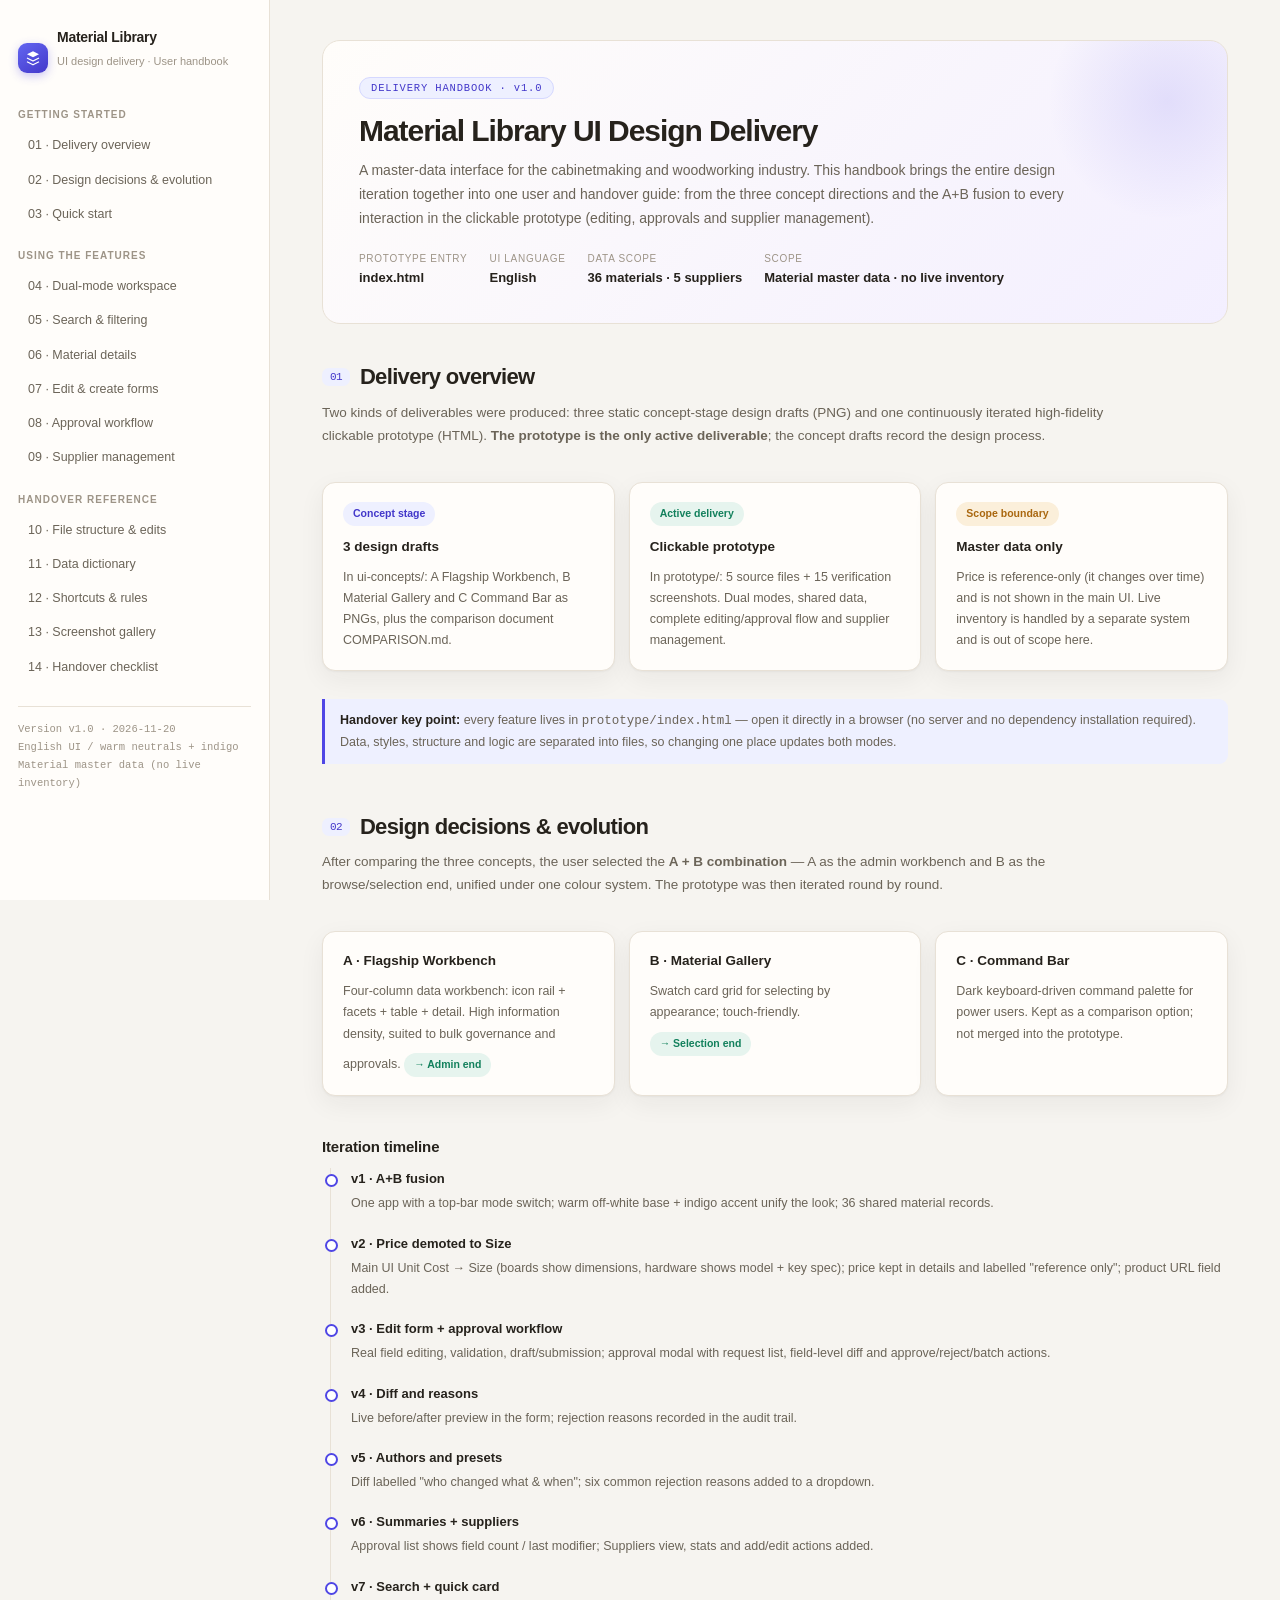
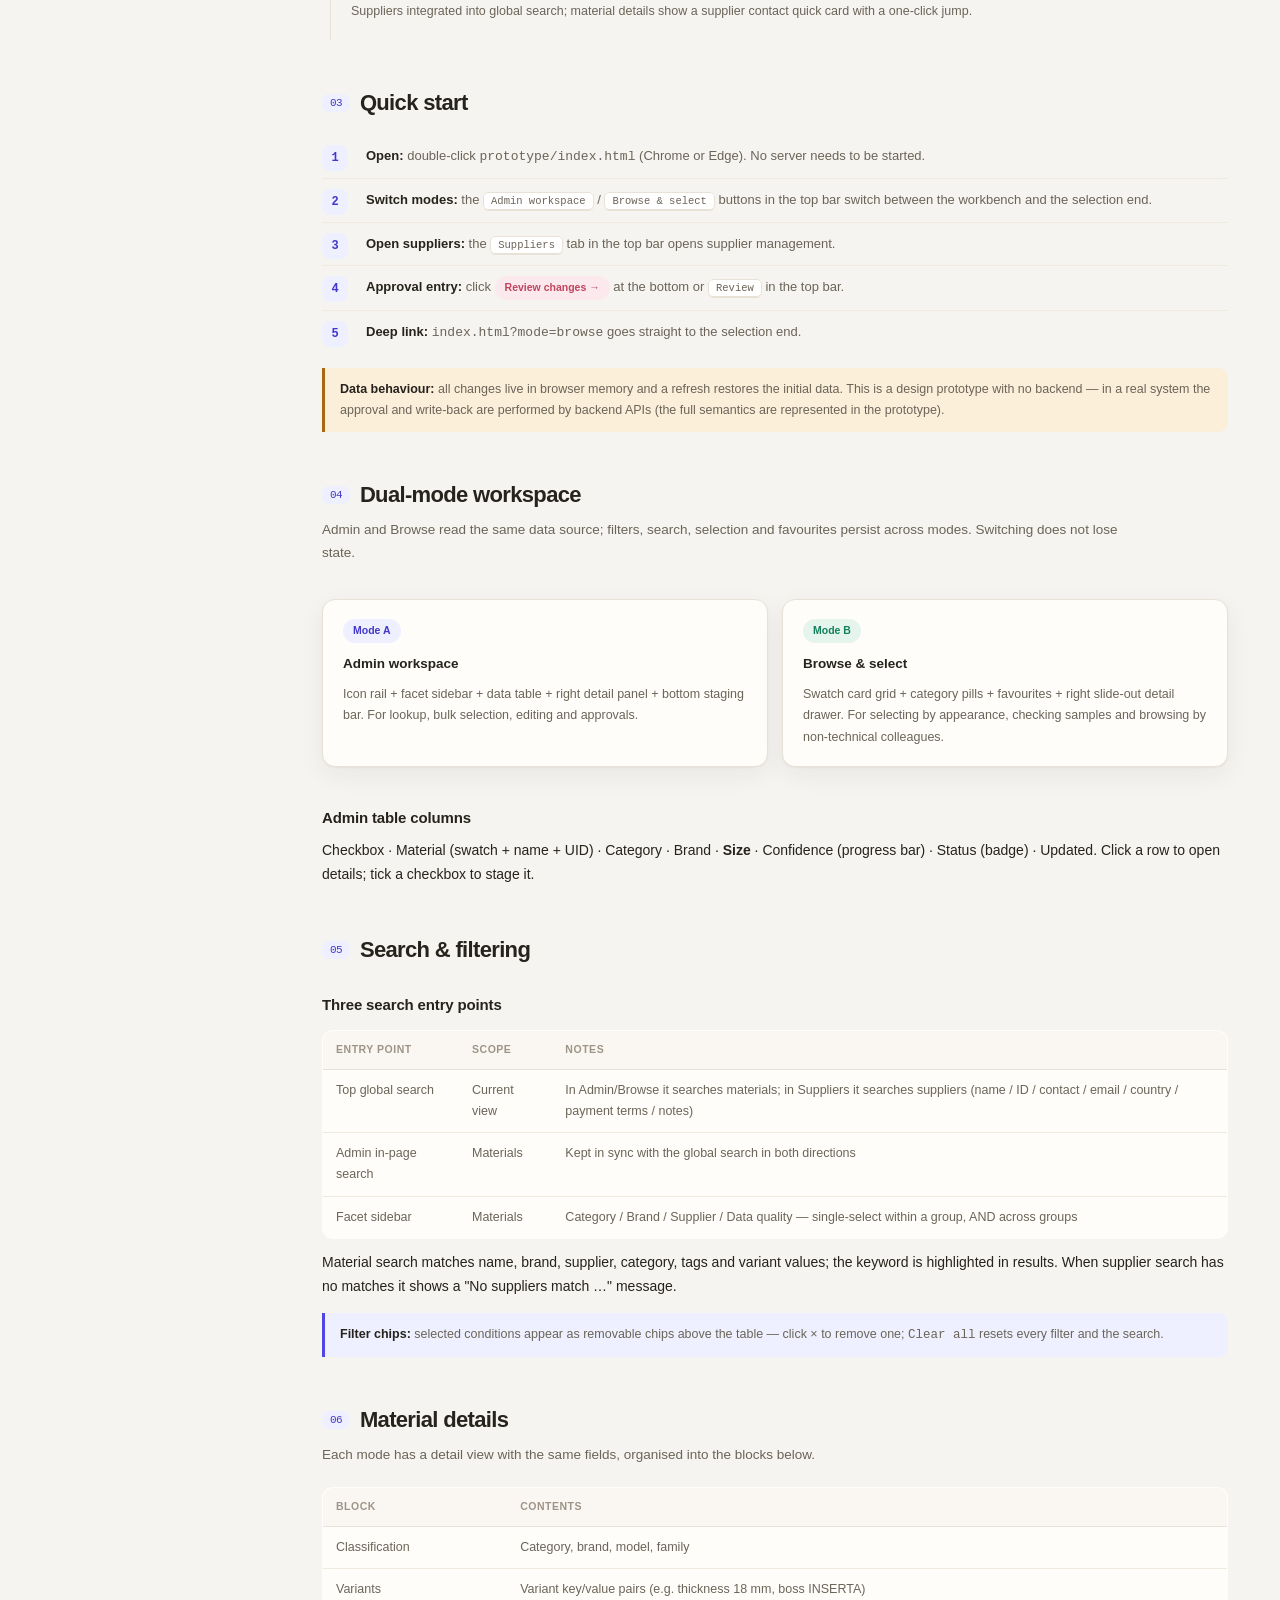
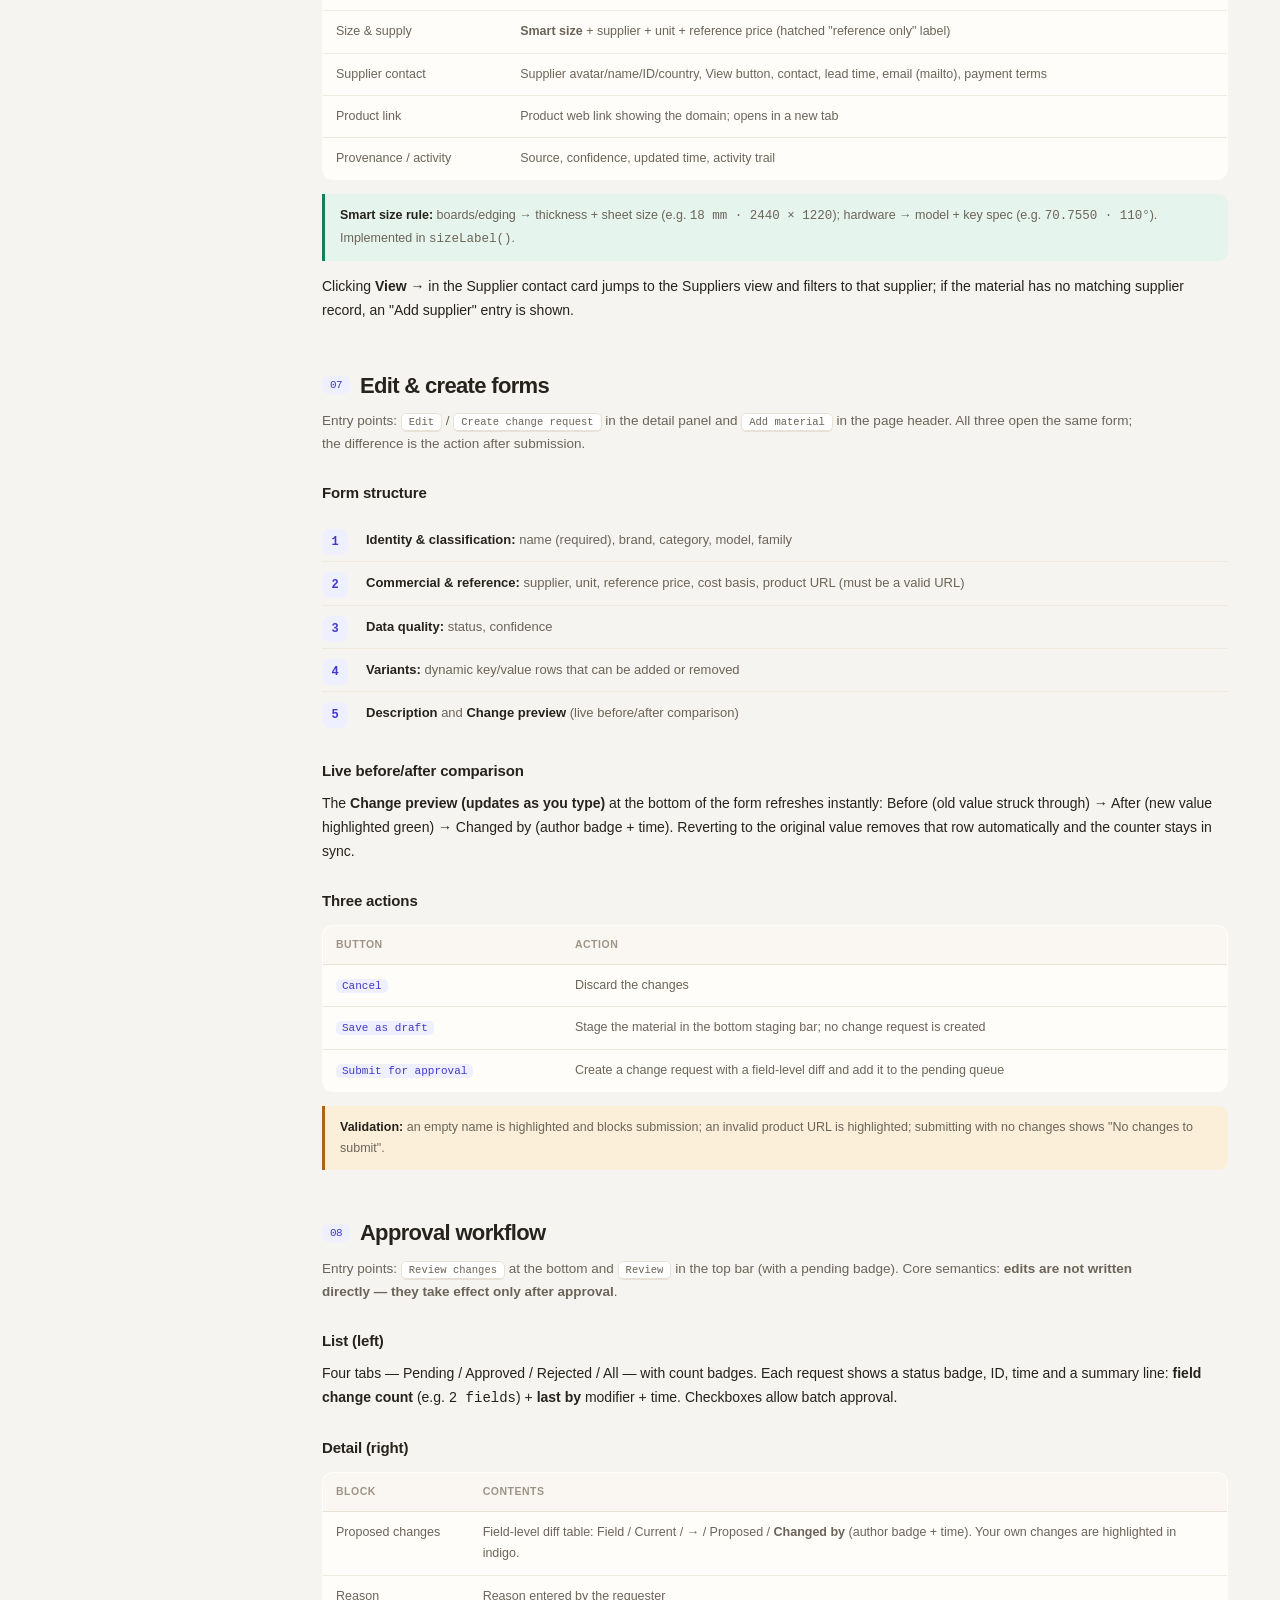
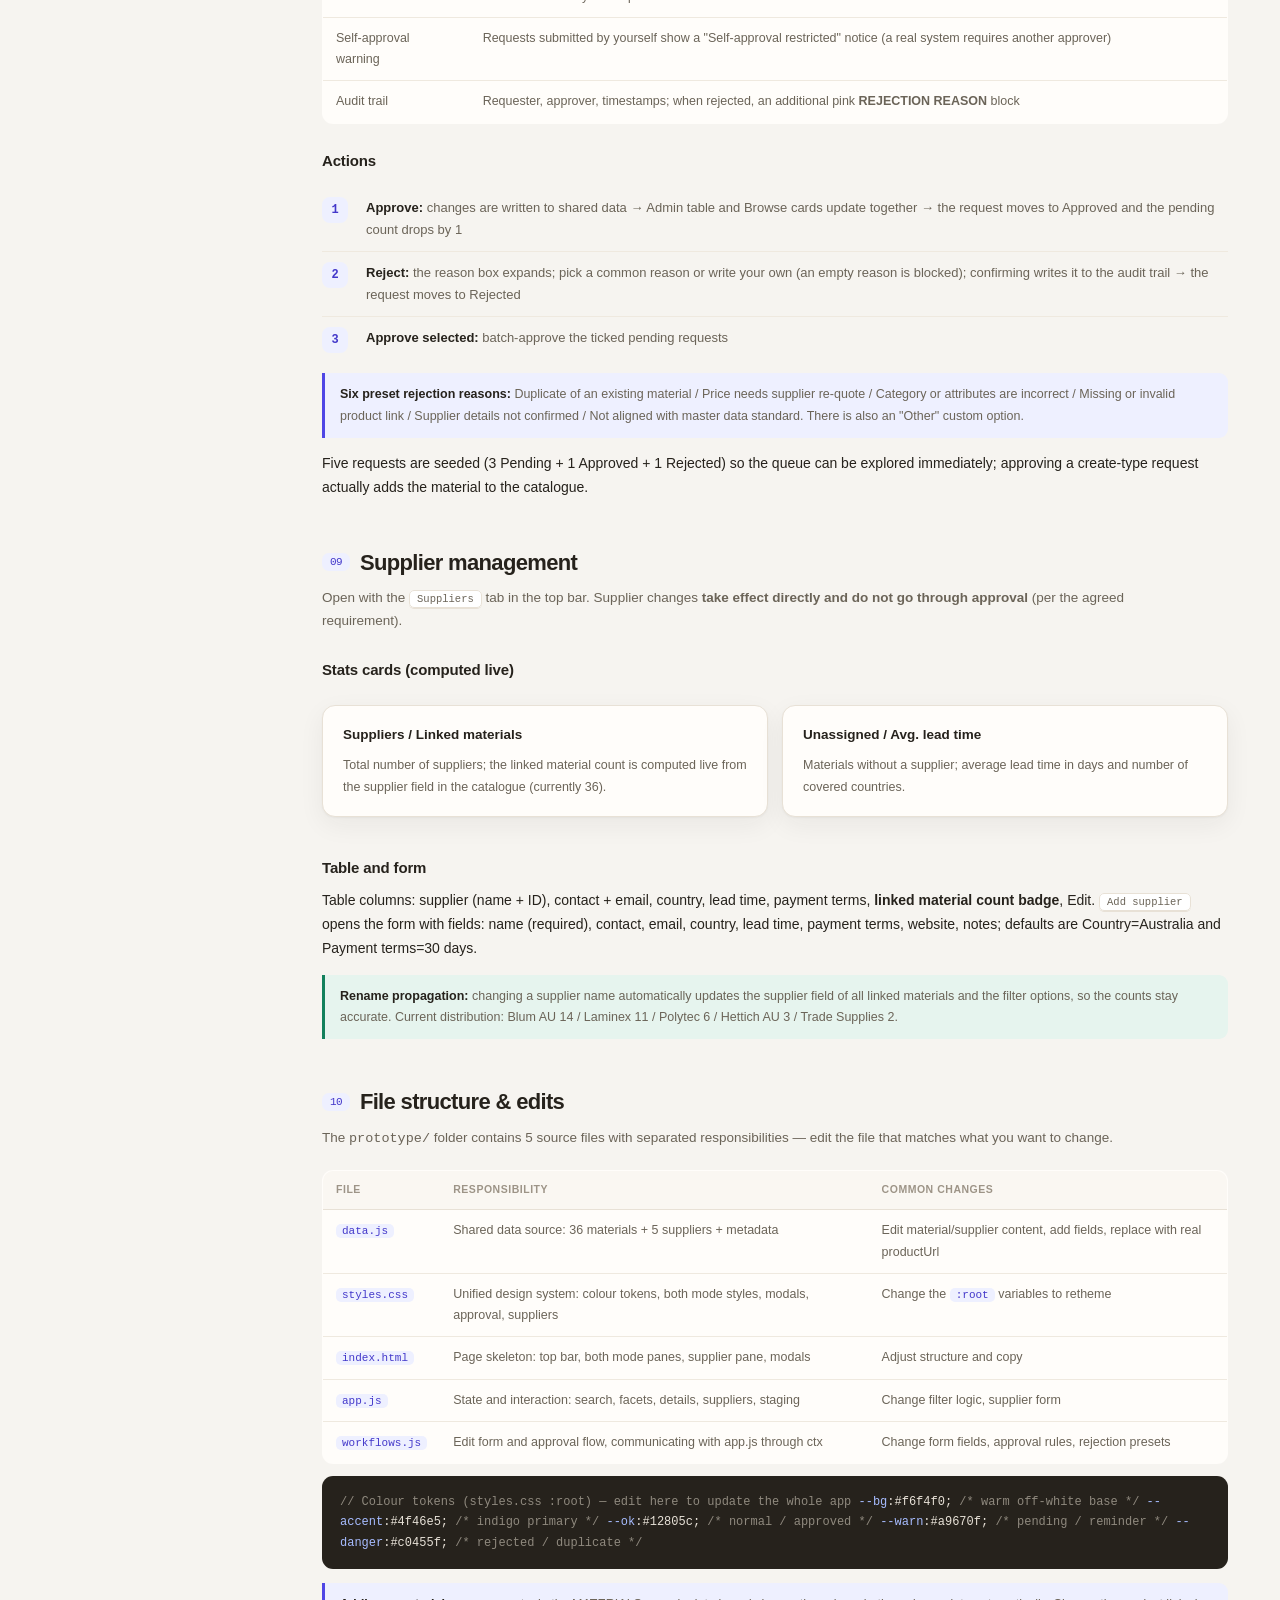
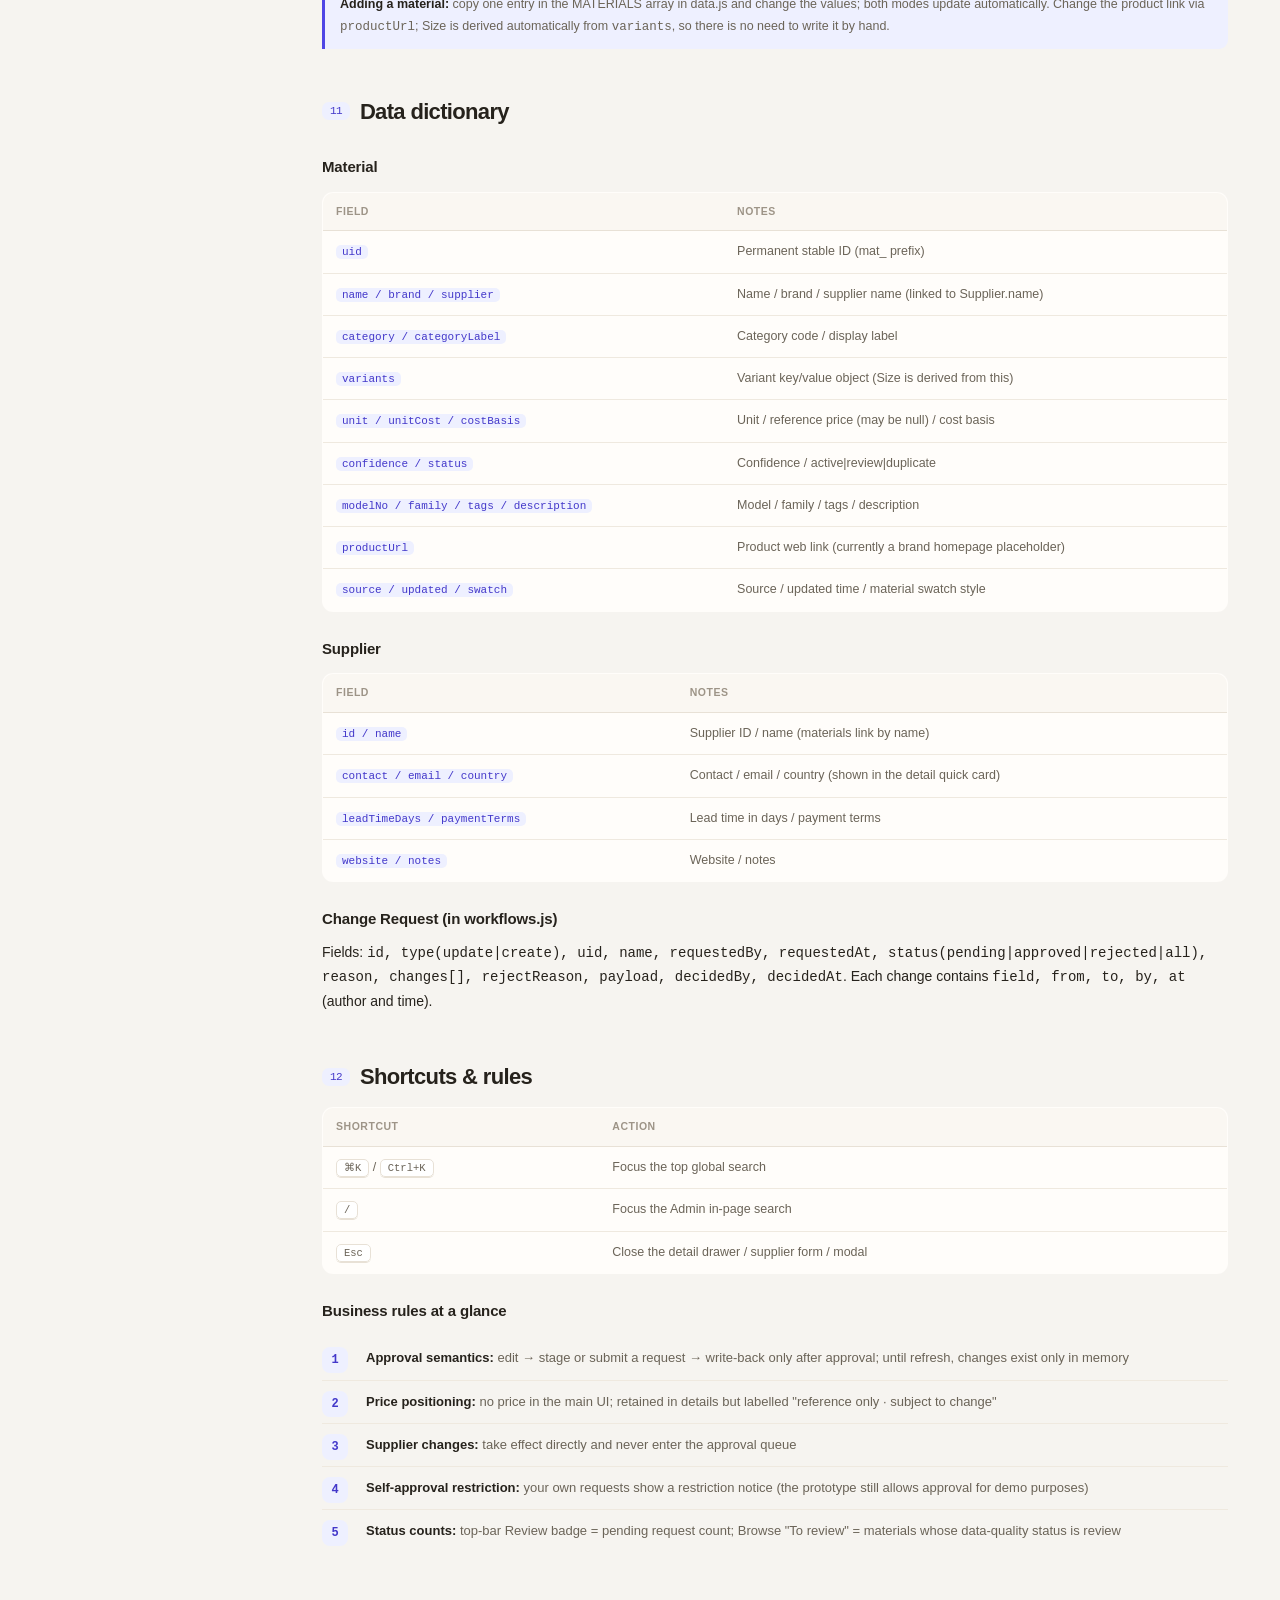
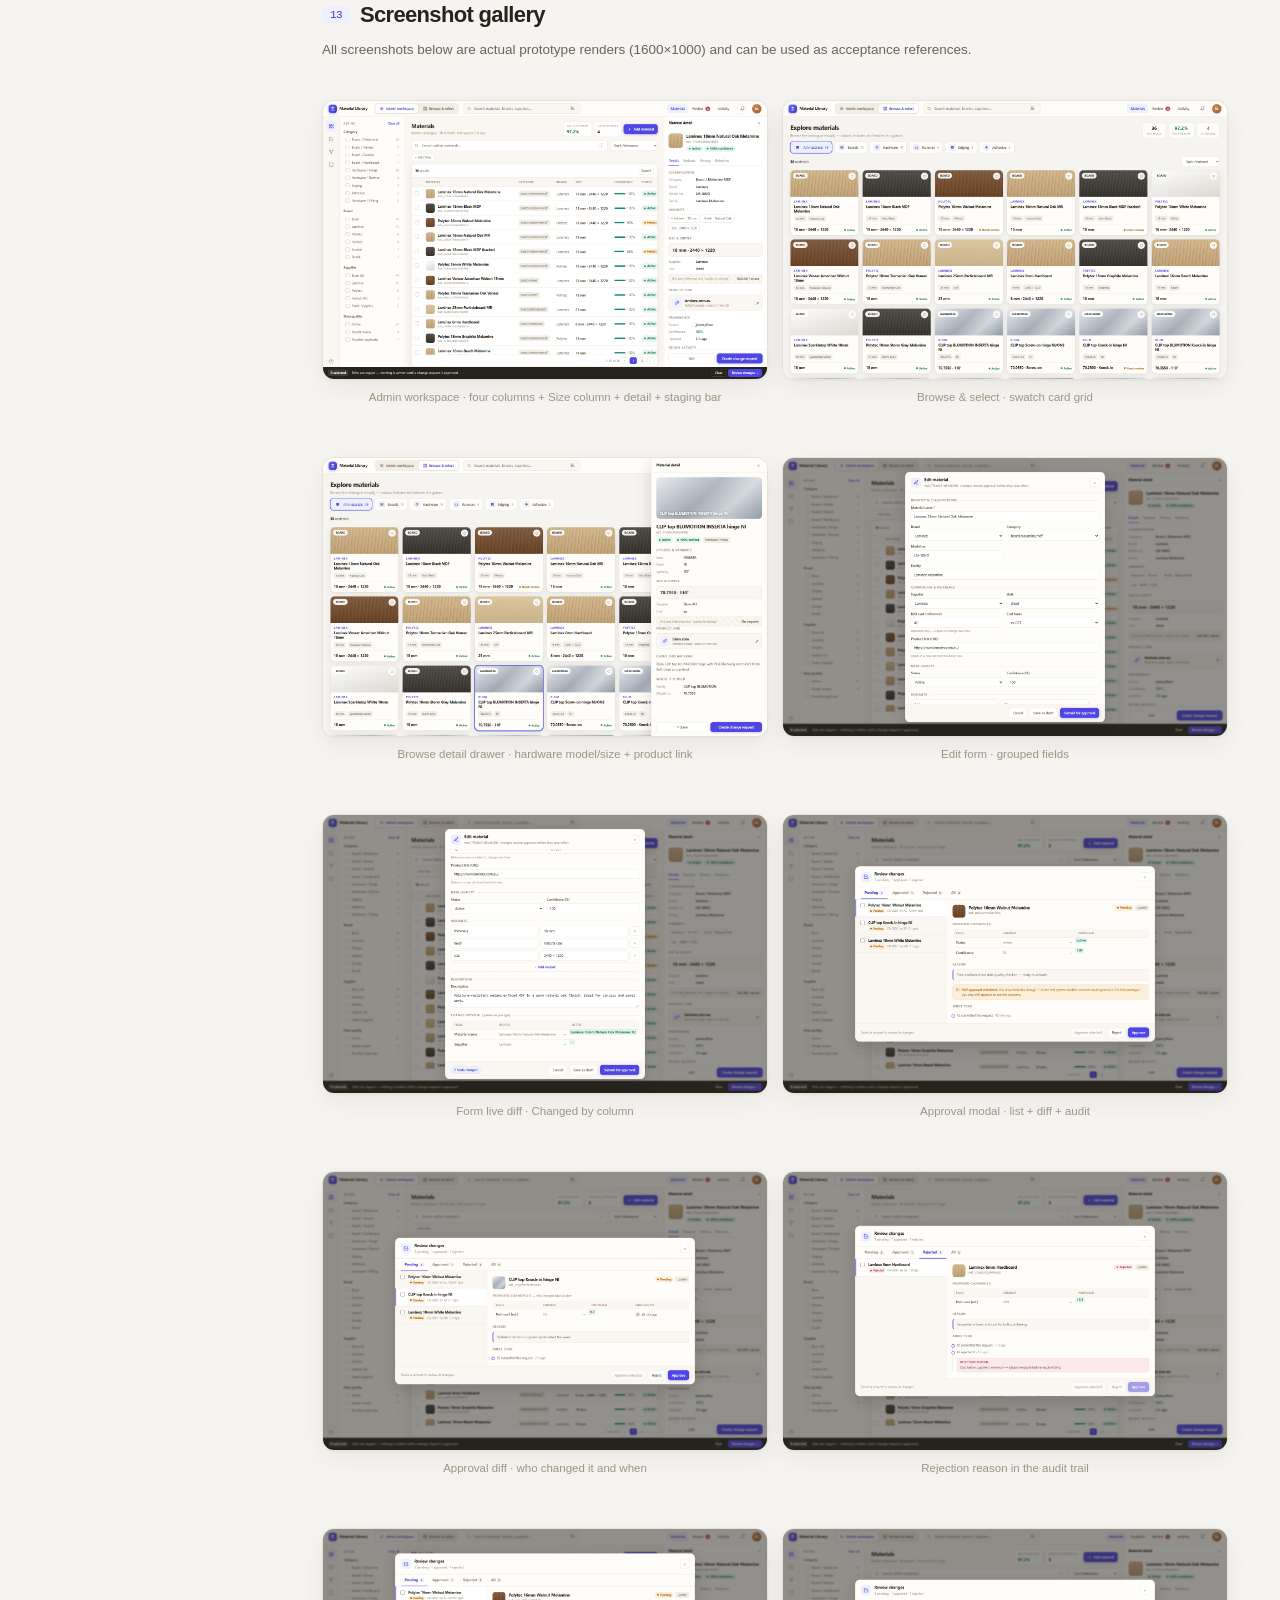
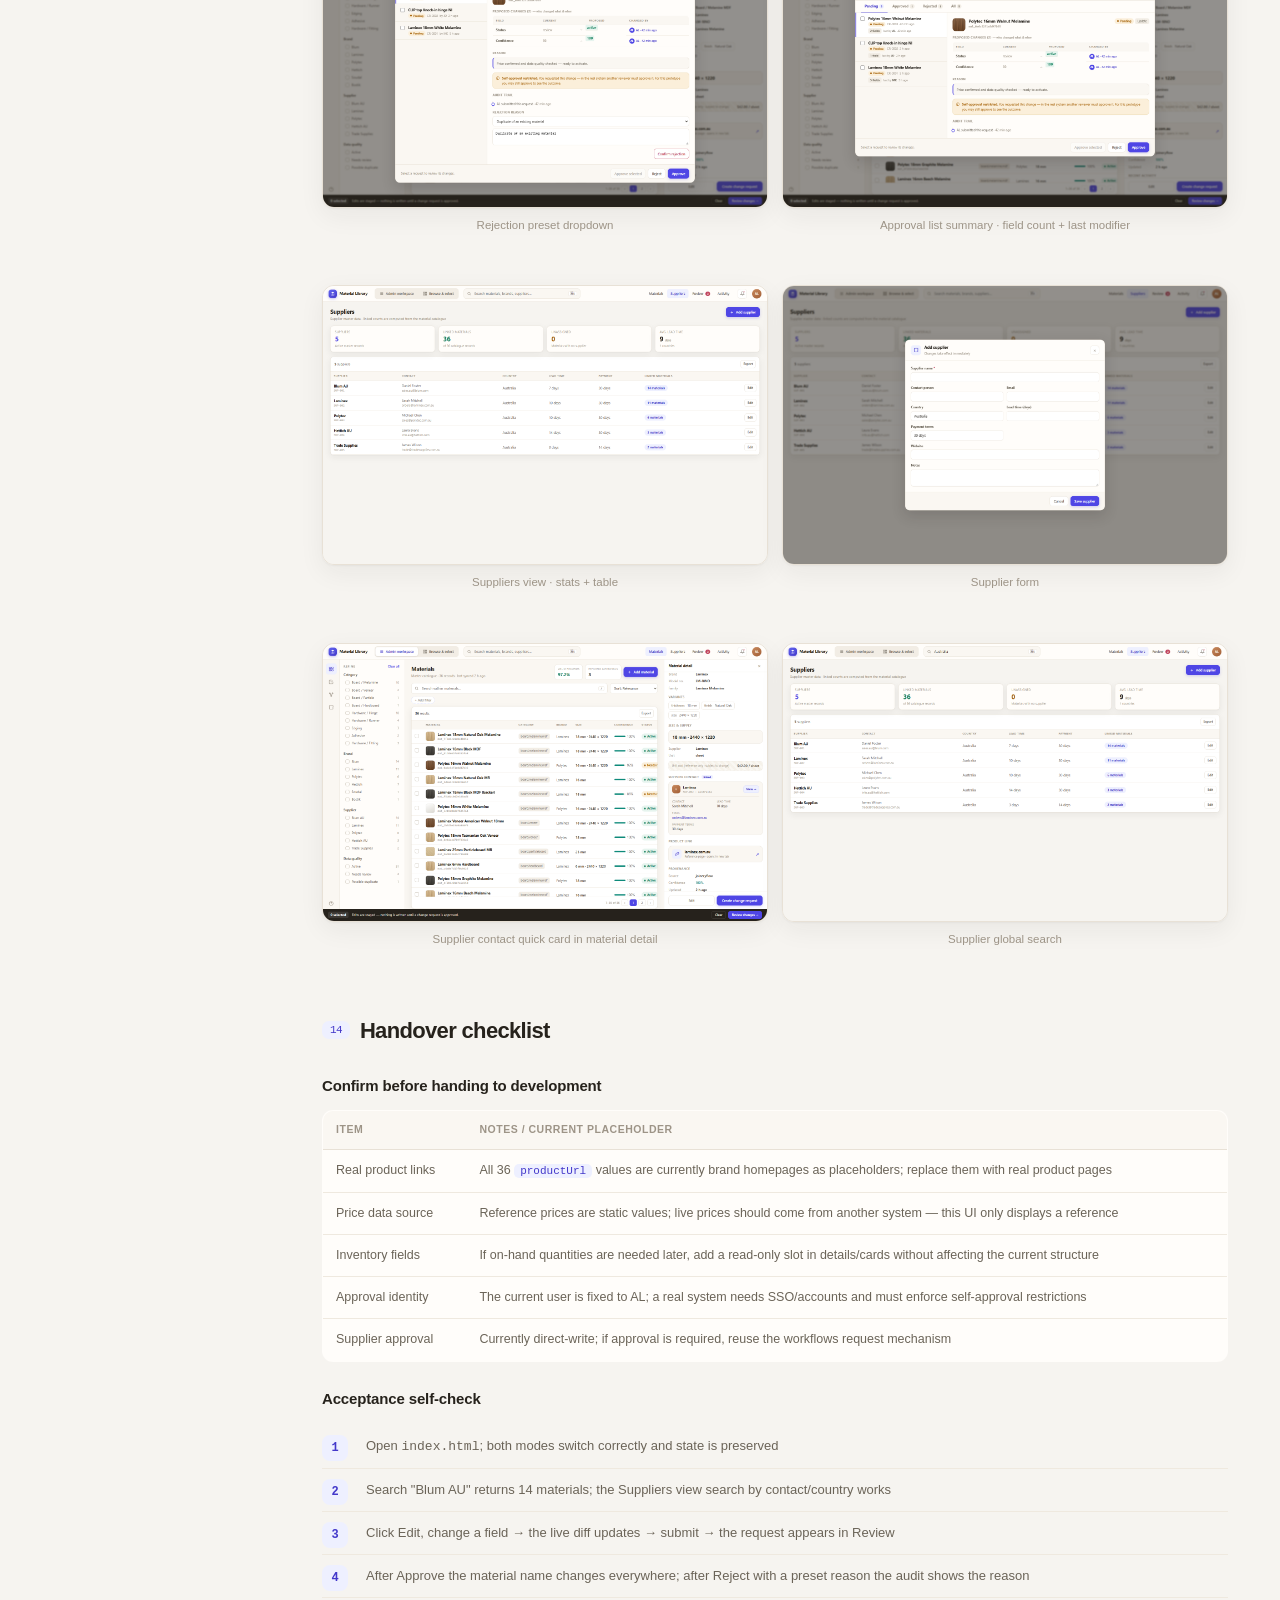
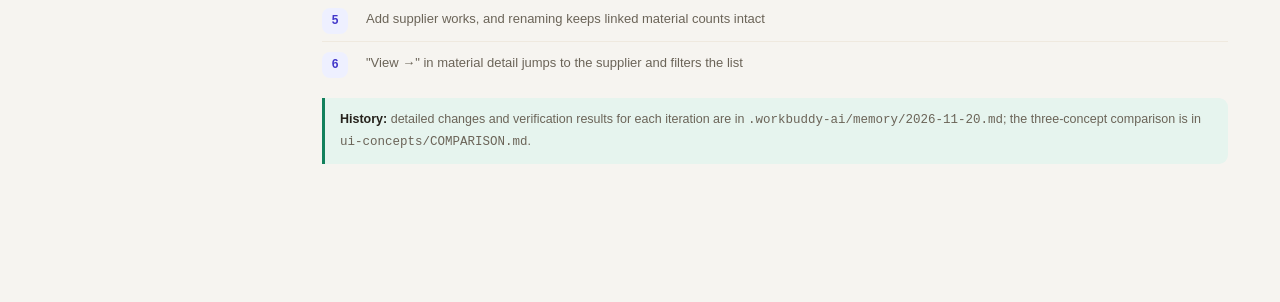
<file: prototype/HANDBOOK.html>
<!DOCTYPE html>
<html lang="en">
<head>
<meta charset="utf-8">
<meta name="viewport" content="width=device-width,initial-scale=1">
<title>Material Library — UI Design Delivery & User Handbook</title>
<style>
:root{
  --bg:#f6f4f0; --panel:#fffdfa; --panel-2:#faf7f2; --line:#e8e1d6; --line-2:#efe9df;
  --ink:#26221c; --ink-2:#6b6458; --ink-3:#9d9487;
  --accent:#4f46e5; --accent-d:#4338ca; --accent-soft:#eef0ff; --accent-line:#d5d8ff;
  --ok:#12805c; --ok-soft:#e6f4ee; --warn:#a9670f; --warn-soft:#fbefda;
  --rose:#c0455f; --rose-soft:#fbe9ee; --teal:#0e8a7a;
  --shadow:0 1px 2px rgba(38,34,28,.04),0 8px 26px rgba(38,34,28,.06);
  --mono:"SFMono-Regular",Consolas,"Liberation Mono",monospace;
}
*{box-sizing:border-box}
html{scroll-behavior:smooth}
body{margin:0;background:var(--bg);color:var(--ink);font:14px/1.7 Inter,-apple-system,"Segoe UI",Roboto,"PingFang SC","Microsoft YaHei",sans-serif;-webkit-font-smoothing:antialiased}
.layout{display:grid;grid-template-columns:270px minmax(0,1fr);max-width:1500px;margin:0 auto}

/* sidebar TOC */
.toc{position:sticky;top:0;height:100vh;overflow-y:auto;padding:26px 18px;border-right:1px solid var(--line);background:var(--panel)}
.toc .brand{display:flex;align-items:center;gap:9px;margin-bottom:4px}
.toc .logo{width:30px;height:30px;border-radius:9px;background:linear-gradient(145deg,#6366f1,#4338ca);display:grid;place-items:center;box-shadow:0 3px 10px rgba(79,70,229,.3);flex:none}
.toc .logo svg{width:18px;height:18px}
.toc .bt{font-weight:750;font-size:14px;letter-spacing:-.02em}
.toc .bs{font-size:11px;color:var(--ink-3);margin:2px 0 20px}
.toc h5{margin:16px 0 6px;font-size:10px;text-transform:uppercase;letter-spacing:.1em;color:var(--ink-3)}
.toc a{display:block;padding:6px 10px;border-radius:7px;color:var(--ink-2);text-decoration:none;font-size:12.5px;margin:1px 0}
.toc a:hover{background:var(--panel-3,var(--line-2));color:var(--ink)}
.toc a.active{background:var(--accent-soft);color:var(--accent-d);font-weight:650}
.toc .ver{margin-top:22px;padding-top:14px;border-top:1px solid var(--line);font:10.5px var(--mono);color:var(--ink-3);line-height:1.7}

/* content */
.content{padding:40px 52px 100px;min-width:0}
.hero{padding:34px 36px;background:linear-gradient(135deg,#fffdfa,#f3efff);border:1px solid var(--line);border-radius:18px;margin-bottom:34px;position:relative;overflow:hidden}
.hero:after{content:"";position:absolute;right:-60px;top:-60px;width:240px;height:240px;border-radius:50%;background:radial-gradient(circle,rgba(79,70,229,.12),transparent 70%)}
.hero .tag{display:inline-block;font:10.5px var(--mono);letter-spacing:.08em;color:var(--accent-d);background:var(--accent-soft);border:1px solid var(--accent-line);border-radius:20px;padding:4px 11px;margin-bottom:14px}
.hero h1{margin:0;font-size:30px;letter-spacing:-.035em;line-height:1.2}
.hero p{margin:10px 0 0;color:var(--ink-2);font-size:14px;max-width:720px}
.hero .meta{display:flex;gap:22px;margin-top:20px;flex-wrap:wrap}
.hero .meta div{display:flex;flex-direction:column}
.hero .meta .k{font-size:10px;text-transform:uppercase;letter-spacing:.07em;color:var(--ink-3)}
.hero .meta .v{font-size:13px;font-weight:650;color:var(--ink)}

section{margin-bottom:44px;scroll-margin-top:20px}
section > h2{font-size:22px;letter-spacing:-.03em;margin:0 0 6px;display:flex;align-items:center;gap:10px}
section > h2 .num{font:11px var(--mono);color:var(--accent-d);background:var(--accent-soft);border-radius:7px;padding:3px 8px;flex:none}
.lead{color:var(--ink-2);margin:0 0 20px;font-size:13.5px;max-width:820px}
h3{font-size:15px;letter-spacing:-.01em;margin:24px 0 9px}
p{margin:0 0 12px}
a.inline{color:var(--accent-d);text-decoration:none;border-bottom:1px solid var(--accent-line)}

.card{background:var(--panel);border:1px solid var(--line);border-radius:13px;padding:18px 20px;margin:14px 0;box-shadow:var(--shadow)}
.grid2{display:grid;grid-template-columns:1fr 1fr;gap:14px}
.grid3{display:grid;grid-template-columns:repeat(3,1fr);gap:14px}
.card h4{margin:0 0 8px;font-size:13.5px}
.card p{font-size:12.5px;color:var(--ink-2);margin:0}
.pill{display:inline-flex;align-items:center;gap:5px;font-size:10.5px;font-weight:700;border-radius:20px;padding:3px 10px}
.pill.acc{background:var(--accent-soft);color:var(--accent-d)}
.pill.ok{background:var(--ok-soft);color:var(--ok)}
.pill.warn{background:var(--warn-soft);color:var(--warn)}
.pill.rose{background:var(--rose-soft);color:var(--rose)}

table.doc{width:100%;border-collapse:collapse;font-size:12.5px;background:var(--panel);border:1px solid var(--line);border-radius:11px;overflow:hidden;margin:12px 0}
table.doc th{background:var(--panel-2);text-align:left;font-size:10.5px;text-transform:uppercase;letter-spacing:.05em;color:var(--ink-3);padding:10px 13px;border-bottom:1px solid var(--line)}
table.doc td{padding:10px 13px;border-bottom:1px solid var(--line-2);vertical-align:top;color:var(--ink-2)}
table.doc tr:last-child td{border-bottom:0}
table.doc code{font:11px var(--mono);color:var(--accent-d);background:var(--accent-soft);padding:1px 6px;border-radius:5px;white-space:nowrap}

.pre{background:#26221c;color:#e8e2d8;border-radius:11px;padding:16px 18px;font:12px/1.7 var(--mono);overflow-x:auto;margin:12px 0}
.pre .c{color:#8f897e}
.pre .k{color:#a7bcff}
.pre .s{color:#8fd9b4}

.steps{counter-reset:st;margin:14px 0;padding:0;list-style:none}
.steps li{position:relative;padding:10px 0 10px 44px;border-bottom:1px solid var(--line-2);font-size:13px;color:var(--ink-2)}
.steps li:last-child{border-bottom:0}
.steps li:before{counter-increment:st;content:counter(st);position:absolute;left:0;top:10px;width:26px;height:26px;border-radius:8px;background:var(--accent-soft);color:var(--accent-d);font:700 12px var(--mono);display:grid;place-items:center}
.steps li b{color:var(--ink)}

.kbd{font:10.5px var(--mono);border:1px solid var(--line);background:#fff;border-radius:5px;padding:2px 7px;color:var(--ink-2);box-shadow:0 1px 0 var(--line)}

figure{margin:18px 0}
figure img{width:100%;border:1px solid var(--line);border-radius:12px;box-shadow:var(--shadow);display:block}
figcaption{font-size:11.5px;color:var(--ink-3);margin-top:8px;text-align:center}

.note{border-left:3px solid var(--accent);background:var(--accent-soft);border-radius:0 9px 9px 0;padding:11px 15px;font-size:12.5px;color:var(--ink-2);margin:14px 0}
.note.warn{border-color:var(--warn);background:var(--warn-soft)}
.note.ok{border-color:var(--ok);background:var(--ok-soft)}
.note b{color:var(--ink)}

.timeline{border-left:1.5px solid var(--line);margin-left:8px;padding-left:20px}
.timeline .it{position:relative;padding:0 0 18px}
.timeline .it:before{content:"";position:absolute;left:-26px;top:6px;width:9px;height:9px;border-radius:50%;background:#fff;border:2px solid var(--accent)}
.timeline .it h4{margin:0 0 3px;font-size:13px}
.timeline .it p{margin:0;font-size:12.5px;color:var(--ink-2)}

@media(max-width:1000px){.layout{grid-template-columns:1fr}.toc{position:static;height:auto;border-right:0;border-bottom:1px solid var(--line)}.content{padding:26px 20px 70px}.grid2,.grid3{grid-template-columns:1fr}}
@media print{
  .toc{display:none}.layout{display:block}.content{padding:0}
  body{background:#fff;font-size:11px}
  section{page-break-inside:avoid;margin-bottom:24px}
  .hero{background:#fff}
  figure img{max-height:420px;object-fit:contain}
  a{color:inherit;text-decoration:none}
}
</style>
</head>
<body>
<div class="layout">

<!-- ============ TOC ============ -->
<aside class="toc">
  <div class="brand"><div class="logo"><svg viewBox="0 0 24 24" fill="none"><path d="M4 7l8-4 8 4-8 4-8-4z" fill="#fff"/><path d="M4 12l8 4 8-4M4 17l8 4 8-4" stroke="#fff" stroke-width="1.8" stroke-linejoin="round"/></svg></div><div><div class="bt">Material Library</div><div class="bs">UI design delivery · User handbook</div></div></div>
  <h5>Getting started</h5>
  <a href="#overview">01 · Delivery overview</a>
  <a href="#design">02 · Design decisions &amp; evolution</a>
  <a href="#quickstart">03 · Quick start</a>
  <h5>Using the features</h5>
  <a href="#modes">04 · Dual-mode workspace</a>
  <a href="#search">05 · Search &amp; filtering</a>
  <a href="#detail">06 · Material details</a>
  <a href="#edit">07 · Edit &amp; create forms</a>
  <a href="#approval">08 · Approval workflow</a>
  <a href="#suppliers">09 · Supplier management</a>
  <h5>Handover reference</h5>
  <a href="#files">10 · File structure &amp; edits</a>
  <a href="#data">11 · Data dictionary</a>
  <a href="#shortcuts">12 · Shortcuts &amp; rules</a>
  <a href="#screens">13 · Screenshot gallery</a>
  <a href="#handoff">14 · Handover checklist</a>
  <div class="ver">Version v1.0 · 2026-11-20<br>English UI / warm neutrals + indigo<br>Material master data (no live inventory)</div>
</aside>

<!-- ============ CONTENT ============ -->
<main class="content">

<div class="hero">
  <span class="tag">DELIVERY HANDBOOK · v1.0</span>
  <h1>Material Library UI Design Delivery</h1>
  <p>A master-data interface for the cabinetmaking and woodworking industry. This handbook brings the entire design iteration together into one user and handover guide: from the three concept directions and the A+B fusion to every interaction in the clickable prototype (editing, approvals and supplier management).</p>
  <div class="meta">
    <div><span class="k">Prototype entry</span><span class="v">index.html</span></div>
    <div><span class="k">UI language</span><span class="v">English</span></div>
    <div><span class="k">Data scope</span><span class="v">36 materials · 5 suppliers</span></div>
    <div><span class="k">Scope</span><span class="v">Material master data · no live inventory</span></div>
  </div>
</div>

<!-- 01 -->
<section id="overview">
  <h2><span class="num">01</span>Delivery overview</h2>
  <p class="lead">Two kinds of deliverables were produced: three static concept-stage design drafts (PNG) and one continuously iterated high-fidelity clickable prototype (HTML). <b>The prototype is the only active deliverable</b>; the concept drafts record the design process.</p>
  <div class="grid3">
    <div class="card"><span class="pill acc">Concept stage</span><h4 style="margin-top:10px">3 design drafts</h4><p>In ui-concepts/: A Flagship Workbench, B Material Gallery and C Command Bar as PNGs, plus the comparison document COMPARISON.md.</p></div>
    <div class="card"><span class="pill ok">Active delivery</span><h4 style="margin-top:10px">Clickable prototype</h4><p>In prototype/: 5 source files + 15 verification screenshots. Dual modes, shared data, complete editing/approval flow and supplier management.</p></div>
    <div class="card"><span class="pill warn">Scope boundary</span><h4 style="margin-top:10px">Master data only</h4><p>Price is reference-only (it changes over time) and is not shown in the main UI. Live inventory is handled by a separate system and is out of scope here.</p></div>
  </div>
  <div class="note"><b>Handover key point:</b> every feature lives in <code>prototype/index.html</code> — open it directly in a browser (no server and no dependency installation required). Data, styles, structure and logic are separated into files, so changing one place updates both modes.</div>
</section>

<!-- 02 -->
<section id="design">
  <h2><span class="num">02</span>Design decisions &amp; evolution</h2>
  <p class="lead">After comparing the three concepts, the user selected the <b>A + B combination</b> — A as the admin workbench and B as the browse/selection end, unified under one colour system. The prototype was then iterated round by round.</p>
  <div class="grid3">
    <div class="card"><h4>A · Flagship Workbench</h4><p>Four-column data workbench: icon rail + facets + table + detail. High information density, suited to bulk governance and approvals. <span class="pill ok" style="margin-top:8px">→ Admin end</span></p></div>
    <div class="card"><h4>B · Material Gallery</h4><p>Swatch card grid for selecting by appearance; touch-friendly. <span class="pill ok" style="margin-top:8px">→ Selection end</span></p></div>
    <div class="card"><h4>C · Command Bar</h4><p>Dark keyboard-driven command palette for power users. Kept as a comparison option; not merged into the prototype.</p></div>
  </div>
  <h3>Iteration timeline</h3>
  <div class="timeline">
    <div class="it"><h4>v1 · A+B fusion</h4><p>One app with a top-bar mode switch; warm off-white base + indigo accent unify the look; 36 shared material records.</p></div>
    <div class="it"><h4>v2 · Price demoted to Size</h4><p>Main UI Unit Cost → Size (boards show dimensions, hardware shows model + key spec); price kept in details and labelled "reference only"; product URL field added.</p></div>
    <div class="it"><h4>v3 · Edit form + approval workflow</h4><p>Real field editing, validation, draft/submission; approval modal with request list, field-level diff and approve/reject/batch actions.</p></div>
    <div class="it"><h4>v4 · Diff and reasons</h4><p>Live before/after preview in the form; rejection reasons recorded in the audit trail.</p></div>
    <div class="it"><h4>v5 · Authors and presets</h4><p>Diff labelled "who changed what &amp; when"; six common rejection reasons added to a dropdown.</p></div>
    <div class="it"><h4>v6 · Summaries + suppliers</h4><p>Approval list shows field count / last modifier; Suppliers view, stats and add/edit actions added.</p></div>
    <div class="it"><h4>v7 · Search + quick card</h4><p>Suppliers integrated into global search; material details show a supplier contact quick card with a one-click jump.</p></div>
  </div>
</section>

<!-- 03 -->
<section id="quickstart">
  <h2><span class="num">03</span>Quick start</h2>
  <ol class="steps">
    <li><b>Open:</b> double-click <code>prototype/index.html</code> (Chrome or Edge). No server needs to be started.</li>
    <li><b>Switch modes:</b> the <span class="kbd">Admin workspace</span> / <span class="kbd">Browse &amp; select</span> buttons in the top bar switch between the workbench and the selection end.</li>
    <li><b>Open suppliers:</b> the <span class="kbd">Suppliers</span> tab in the top bar opens supplier management.</li>
    <li><b>Approval entry:</b> click <span class="pill rose">Review changes →</span> at the bottom or <span class="kbd">Review</span> in the top bar.</li>
    <li><b>Deep link:</b> <code>index.html?mode=browse</code> goes straight to the selection end.</li>
  </ol>
  <div class="note warn"><b>Data behaviour:</b> all changes live in browser memory and a refresh restores the initial data. This is a design prototype with no backend — in a real system the approval and write-back are performed by backend APIs (the full semantics are represented in the prototype).</div>
</section>

<!-- 04 -->
<section id="modes">
  <h2><span class="num">04</span>Dual-mode workspace</h2>
  <p class="lead">Admin and Browse read the same data source; filters, search, selection and favourites persist across modes. Switching does not lose state.</p>
  <div class="grid2">
    <div class="card"><span class="pill acc">Mode A</span><h4 style="margin-top:10px">Admin workspace</h4><p>Icon rail + facet sidebar + data table + right detail panel + bottom staging bar. For lookup, bulk selection, editing and approvals.</p></div>
    <div class="card"><span class="pill ok">Mode B</span><h4 style="margin-top:10px">Browse &amp; select</h4><p>Swatch card grid + category pills + favourites + right slide-out detail drawer. For selecting by appearance, checking samples and browsing by non-technical colleagues.</p></div>
  </div>
  <h3>Admin table columns</h3>
  <p>Checkbox · Material (swatch + name + UID) · Category · Brand · <b>Size</b> · Confidence (progress bar) · Status (badge) · Updated. Click a row to open details; tick a checkbox to stage it.</p>
</section>

<!-- 05 -->
<section id="search">
  <h2><span class="num">05</span>Search &amp; filtering</h2>
  <h3>Three search entry points</h3>
  <table class="doc">
    <thead><tr><th>Entry point</th><th>Scope</th><th>Notes</th></tr></thead>
    <tbody>
      <tr><td>Top global search</td><td>Current view</td><td>In Admin/Browse it searches materials; in Suppliers it searches suppliers (name / ID / contact / email / country / payment terms / notes)</td></tr>
      <tr><td>Admin in-page search</td><td>Materials</td><td>Kept in sync with the global search in both directions</td></tr>
      <tr><td>Facet sidebar</td><td>Materials</td><td>Category / Brand / Supplier / Data quality — single-select within a group, AND across groups</td></tr>
    </tbody>
  </table>
  <p>Material search matches name, brand, supplier, category, tags and variant values; the keyword is highlighted in results. When supplier search has no matches it shows a "No suppliers match …" message.</p>
  <div class="note"><b>Filter chips:</b> selected conditions appear as removable chips above the table — click × to remove one; <code>Clear all</code> resets every filter and the search.</div>
</section>

<!-- 06 -->
<section id="detail">
  <h2><span class="num">06</span>Material details</h2>
  <p class="lead">Each mode has a detail view with the same fields, organised into the blocks below.</p>
  <table class="doc">
    <thead><tr><th>Block</th><th>Contents</th></tr></thead>
    <tbody>
      <tr><td>Classification</td><td>Category, brand, model, family</td></tr>
      <tr><td>Variants</td><td>Variant key/value pairs (e.g. thickness 18 mm, boss INSERTA)</td></tr>
      <tr><td>Size &amp; supply</td><td><b>Smart size</b> + supplier + unit + reference price (hatched "reference only" label)</td></tr>
      <tr><td>Supplier contact</td><td>Supplier avatar/name/ID/country, View button, contact, lead time, email (mailto), payment terms</td></tr>
      <tr><td>Product link</td><td>Product web link showing the domain; opens in a new tab</td></tr>
      <tr><td>Provenance / activity</td><td>Source, confidence, updated time, activity trail</td></tr>
    </tbody>
  </table>
  <div class="note ok"><b>Smart size rule:</b> boards/edging → thickness + sheet size (e.g. <code>18 mm · 2440 × 1220</code>); hardware → model + key spec (e.g. <code>70.7550 · 110°</code>). Implemented in <code>sizeLabel()</code>.</div>
  <p>Clicking <b>View →</b> in the Supplier contact card jumps to the Suppliers view and filters to that supplier; if the material has no matching supplier record, an "Add supplier" entry is shown.</p>
</section>

<!-- 07 -->
<section id="edit">
  <h2><span class="num">07</span>Edit &amp; create forms</h2>
  <p class="lead">Entry points: <span class="kbd">Edit</span> / <span class="kbd">Create change request</span> in the detail panel and <span class="kbd">Add material</span> in the page header. All three open the same form; the difference is the action after submission.</p>
  <h3>Form structure</h3>
  <ul class="steps">
    <li><b>Identity &amp; classification:</b> name (required), brand, category, model, family</li>
    <li><b>Commercial &amp; reference:</b> supplier, unit, reference price, cost basis, product URL (must be a valid URL)</li>
    <li><b>Data quality:</b> status, confidence</li>
    <li><b>Variants:</b> dynamic key/value rows that can be added or removed</li>
    <li><b>Description</b> and <b>Change preview</b> (live before/after comparison)</li>
  </ul>
  <h3>Live before/after comparison</h3>
  <p>The <b>Change preview (updates as you type)</b> at the bottom of the form refreshes instantly: Before (old value struck through) → After (new value highlighted green) → Changed by (author badge + time). Reverting to the original value removes that row automatically and the counter stays in sync.</p>
  <h3>Three actions</h3>
  <table class="doc">
    <thead><tr><th>Button</th><th>Action</th></tr></thead>
    <tbody>
      <tr><td><code>Cancel</code></td><td>Discard the changes</td></tr>
      <tr><td><code>Save as draft</code></td><td>Stage the material in the bottom staging bar; no change request is created</td></tr>
      <tr><td><code>Submit for approval</code></td><td>Create a change request with a field-level diff and add it to the pending queue</td></tr>
    </tbody>
  </table>
  <div class="note warn"><b>Validation:</b> an empty name is highlighted and blocks submission; an invalid product URL is highlighted; submitting with no changes shows "No changes to submit".</div>
</section>

<!-- 08 -->
<section id="approval">
  <h2><span class="num">08</span>Approval workflow</h2>
  <p class="lead">Entry points: <span class="kbd">Review changes</span> at the bottom and <span class="kbd">Review</span> in the top bar (with a pending badge). Core semantics: <b>edits are not written directly — they take effect only after approval</b>.</p>
  <h3>List (left)</h3>
  <p>Four tabs — Pending / Approved / Rejected / All — with count badges. Each request shows a status badge, ID, time and a summary line: <b>field change count</b> (e.g. <code>2 fields</code>) + <b>last by</b> modifier + time. Checkboxes allow batch approval.</p>
  <h3>Detail (right)</h3>
  <table class="doc">
    <thead><tr><th>Block</th><th>Contents</th></tr></thead>
    <tbody>
      <tr><td>Proposed changes</td><td>Field-level diff table: Field / Current / → / Proposed / <b>Changed by</b> (author badge + time). Your own changes are highlighted in indigo.</td></tr>
      <tr><td>Reason</td><td>Reason entered by the requester</td></tr>
      <tr><td>Self-approval warning</td><td>Requests submitted by yourself show a "Self-approval restricted" notice (a real system requires another approver)</td></tr>
      <tr><td>Audit trail</td><td>Requester, approver, timestamps; when rejected, an additional pink <b>REJECTION REASON</b> block</td></tr>
    </tbody>
  </table>
  <h3>Actions</h3>
  <ul class="steps">
    <li><b>Approve:</b> changes are written to shared data → Admin table and Browse cards update together → the request moves to Approved and the pending count drops by 1</li>
    <li><b>Reject:</b> the reason box expands; pick a common reason or write your own (an empty reason is blocked); confirming writes it to the audit trail → the request moves to Rejected</li>
    <li><b>Approve selected:</b> batch-approve the ticked pending requests</li>
  </ul>
  <div class="note"><b>Six preset rejection reasons:</b> Duplicate of an existing material / Price needs supplier re-quote / Category or attributes are incorrect / Missing or invalid product link / Supplier details not confirmed / Not aligned with master data standard. There is also an "Other" custom option.</div>
  <p>Five requests are seeded (3 Pending + 1 Approved + 1 Rejected) so the queue can be explored immediately; approving a create-type request actually adds the material to the catalogue.</p>
</section>

<!-- 09 -->
<section id="suppliers">
  <h2><span class="num">09</span>Supplier management</h2>
  <p class="lead">Open with the <span class="kbd">Suppliers</span> tab in the top bar. Supplier changes <b>take effect directly and do not go through approval</b> (per the agreed requirement).</p>
  <h3>Stats cards (computed live)</h3>
  <div class="grid2">
    <div class="card"><h4>Suppliers / Linked materials</h4><p>Total number of suppliers; the linked material count is computed live from the supplier field in the catalogue (currently 36).</p></div>
    <div class="card"><h4>Unassigned / Avg. lead time</h4><p>Materials without a supplier; average lead time in days and number of covered countries.</p></div>
  </div>
  <h3>Table and form</h3>
  <p>Table columns: supplier (name + ID), contact + email, country, lead time, payment terms, <b>linked material count badge</b>, Edit. <span class="kbd">Add supplier</span> opens the form with fields: name (required), contact, email, country, lead time, payment terms, website, notes; defaults are Country=Australia and Payment terms=30 days.</p>
  <div class="note ok"><b>Rename propagation:</b> changing a supplier name automatically updates the supplier field of all linked materials and the filter options, so the counts stay accurate. Current distribution: Blum AU 14 / Laminex 11 / Polytec 6 / Hettich AU 3 / Trade Supplies 2.</div>
</section>

<!-- 10 -->
<section id="files">
  <h2><span class="num">10</span>File structure &amp; edits</h2>
  <p class="lead">The <code>prototype/</code> folder contains 5 source files with separated responsibilities — edit the file that matches what you want to change.</p>
  <table class="doc">
    <thead><tr><th>File</th><th>Responsibility</th><th>Common changes</th></tr></thead>
    <tbody>
      <tr><td><code>data.js</code></td><td>Shared data source: 36 materials + 5 suppliers + metadata</td><td>Edit material/supplier content, add fields, replace with real productUrl</td></tr>
      <tr><td><code>styles.css</code></td><td>Unified design system: colour tokens, both mode styles, modals, approval, suppliers</td><td>Change the <code>:root</code> variables to retheme</td></tr>
      <tr><td><code>index.html</code></td><td>Page skeleton: top bar, both mode panes, supplier pane, modals</td><td>Adjust structure and copy</td></tr>
      <tr><td><code>app.js</code></td><td>State and interaction: search, facets, details, suppliers, staging</td><td>Change filter logic, supplier form</td></tr>
      <tr><td><code>workflows.js</code></td><td>Edit form and approval flow, communicating with app.js through ctx</td><td>Change form fields, approval rules, rejection presets</td></tr>
    </tbody>
  </table>
  <div class="pre"><span class="c">// Colour tokens (styles.css :root) — edit here to update the whole app</span>
<span class="k">--bg</span>:#f6f4f0;      <span class="c">/* warm off-white base */</span>
<span class="k">--accent</span>:#4f46e5;   <span class="c">/* indigo primary */</span>
<span class="k">--ok</span>:#12805c;       <span class="c">/* normal / approved */</span>
<span class="k">--warn</span>:#a9670f;     <span class="c">/* pending / reminder */</span>
<span class="k">--danger</span>:#c0455f;   <span class="c">/* rejected / duplicate */</span></div>
  <div class="note"><b>Adding a material:</b> copy one entry in the MATERIALS array in data.js and change the values; both modes update automatically. Change the product link via <code>productUrl</code>; Size is derived automatically from <code>variants</code>, so there is no need to write it by hand.</div>
</section>

<!-- 11 -->
<section id="data">
  <h2><span class="num">11</span>Data dictionary</h2>
  <h3>Material</h3>
  <table class="doc">
    <thead><tr><th>Field</th><th>Notes</th></tr></thead>
    <tbody>
      <tr><td><code>uid</code></td><td>Permanent stable ID (mat_ prefix)</td></tr>
      <tr><td><code>name / brand / supplier</code></td><td>Name / brand / supplier name (linked to Supplier.name)</td></tr>
      <tr><td><code>category / categoryLabel</code></td><td>Category code / display label</td></tr>
      <tr><td><code>variants</code></td><td>Variant key/value object (Size is derived from this)</td></tr>
      <tr><td><code>unit / unitCost / costBasis</code></td><td>Unit / reference price (may be null) / cost basis</td></tr>
      <tr><td><code>confidence / status</code></td><td>Confidence / active|review|duplicate</td></tr>
      <tr><td><code>modelNo / family / tags / description</code></td><td>Model / family / tags / description</td></tr>
      <tr><td><code>productUrl</code></td><td>Product web link (currently a brand homepage placeholder)</td></tr>
      <tr><td><code>source / updated / swatch</code></td><td>Source / updated time / material swatch style</td></tr>
    </tbody>
  </table>
  <h3>Supplier</h3>
  <table class="doc">
    <thead><tr><th>Field</th><th>Notes</th></tr></thead>
    <tbody>
      <tr><td><code>id / name</code></td><td>Supplier ID / name (materials link by name)</td></tr>
      <tr><td><code>contact / email / country</code></td><td>Contact / email / country (shown in the detail quick card)</td></tr>
      <tr><td><code>leadTimeDays / paymentTerms</code></td><td>Lead time in days / payment terms</td></tr>
      <tr><td><code>website / notes</code></td><td>Website / notes</td></tr>
    </tbody>
  </table>
  <h3>Change Request (in workflows.js)</h3>
  <p>Fields: <code>id, type(update|create), uid, name, requestedBy, requestedAt, status(pending|approved|rejected|all), reason, changes[], rejectReason, payload, decidedBy, decidedAt</code>. Each change contains <code>field, from, to, by, at</code> (author and time).</p>
</section>

<!-- 12 -->
<section id="shortcuts">
  <h2><span class="num">12</span>Shortcuts &amp; rules</h2>
  <table class="doc">
    <thead><tr><th>Shortcut</th><th>Action</th></tr></thead>
    <tbody>
      <tr><td><span class="kbd">⌘K</span> / <span class="kbd">Ctrl+K</span></td><td>Focus the top global search</td></tr>
      <tr><td><span class="kbd">/</span></td><td>Focus the Admin in-page search</td></tr>
      <tr><td><span class="kbd">Esc</span></td><td>Close the detail drawer / supplier form / modal</td></tr>
    </tbody>
  </table>
  <h3>Business rules at a glance</h3>
  <ul class="steps">
    <li><b>Approval semantics:</b> edit → stage or submit a request → write-back only after approval; until refresh, changes exist only in memory</li>
    <li><b>Price positioning:</b> no price in the main UI; retained in details but labelled "reference only · subject to change"</li>
    <li><b>Supplier changes:</b> take effect directly and never enter the approval queue</li>
    <li><b>Self-approval restriction:</b> your own requests show a restriction notice (the prototype still allows approval for demo purposes)</li>
    <li><b>Status counts:</b> top-bar Review badge = pending request count; Browse "To review" = materials whose data-quality status is review</li>
  </ul>
</section>

<!-- 13 -->
<section id="screens">
  <h2><span class="num">13</span>Screenshot gallery</h2>
  <p class="lead">All screenshots below are actual prototype renders (1600×1000) and can be used as acceptance references.</p>
  <div class="grid2">
    <figure><img src="admin.png" alt="Admin"><figcaption>Admin workspace · four columns + Size column + detail + staging bar</figcaption></figure>
    <figure><img src="browse.png" alt="Browse"><figcaption>Browse &amp; select · swatch card grid</figcaption></figure>
    <figure><img src="sheet.png" alt="Sheet"><figcaption>Browse detail drawer · hardware model/size + product link</figcaption></figure>
    <figure><img src="wf-form.png" alt="Form"><figcaption>Edit form · grouped fields</figcaption></figure>
    <figure><img src="wf-livediff.png" alt="Live diff"><figcaption>Form live diff · Changed by column</figcaption></figure>
    <figure><img src="wf-review.png" alt="Review"><figcaption>Approval modal · list + diff + audit</figcaption></figure>
    <figure><img src="wf-author.png" alt="Author"><figcaption>Approval diff · who changed it and when</figcaption></figure>
    <figure><img src="wf-rejreason.png" alt="Reject reason"><figcaption>Rejection reason in the audit trail</figcaption></figure>
    <figure><img src="wf-preset.png" alt="Preset"><figcaption>Rejection preset dropdown</figcaption></figure>
    <figure><img src="wf-crsummary.png" alt="Summary"><figcaption>Approval list summary · field count + last modifier</figcaption></figure>
    <figure><img src="wf-sup.png" alt="Suppliers"><figcaption>Suppliers view · stats + table</figcaption></figure>
    <figure><img src="wf-supform.png" alt="Supplier form"><figcaption>Supplier form</figcaption></figure>
    <figure><img src="wf-supquick.png" alt="Supplier quick"><figcaption>Supplier contact quick card in material detail</figcaption></figure>
    <figure><img src="wf-supsearch.png" alt="Supplier search"><figcaption>Supplier global search</figcaption></figure>
  </div>
</section>

<!-- 14 -->
<section id="handoff">
  <h2><span class="num">14</span>Handover checklist</h2>
  <h3>Confirm before handing to development</h3>
  <table class="doc">
    <thead><tr><th>Item</th><th>Notes / current placeholder</th></tr></thead>
    <tbody>
      <tr><td>Real product links</td><td>All 36 <code>productUrl</code> values are currently brand homepages as placeholders; replace them with real product pages</td></tr>
      <tr><td>Price data source</td><td>Reference prices are static values; live prices should come from another system — this UI only displays a reference</td></tr>
      <tr><td>Inventory fields</td><td>If on-hand quantities are needed later, add a read-only slot in details/cards without affecting the current structure</td></tr>
      <tr><td>Approval identity</td><td>The current user is fixed to AL; a real system needs SSO/accounts and must enforce self-approval restrictions</td></tr>
      <tr><td>Supplier approval</td><td>Currently direct-write; if approval is required, reuse the workflows request mechanism</td></tr>
    </tbody>
  </table>
  <h3>Acceptance self-check</h3>
  <ul class="steps">
    <li>Open <code>index.html</code>; both modes switch correctly and state is preserved</li>
    <li>Search "Blum AU" returns 14 materials; the Suppliers view search by contact/country works</li>
    <li>Click Edit, change a field → the live diff updates → submit → the request appears in Review</li>
    <li>After Approve the material name changes everywhere; after Reject with a preset reason the audit shows the reason</li>
    <li>Add supplier works, and renaming keeps linked material counts intact</li>
    <li>"View →" in material detail jumps to the supplier and filters the list</li>
  </ul>
  <div class="note ok"><b>History:</b> detailed changes and verification results for each iteration are in <code>.workbuddy-ai/memory/2026-11-20.md</code>; the three-concept comparison is in <code>ui-concepts/COMPARISON.md</code>.</div>
</section>

</main>
</div>
</body>
</html>
</file>
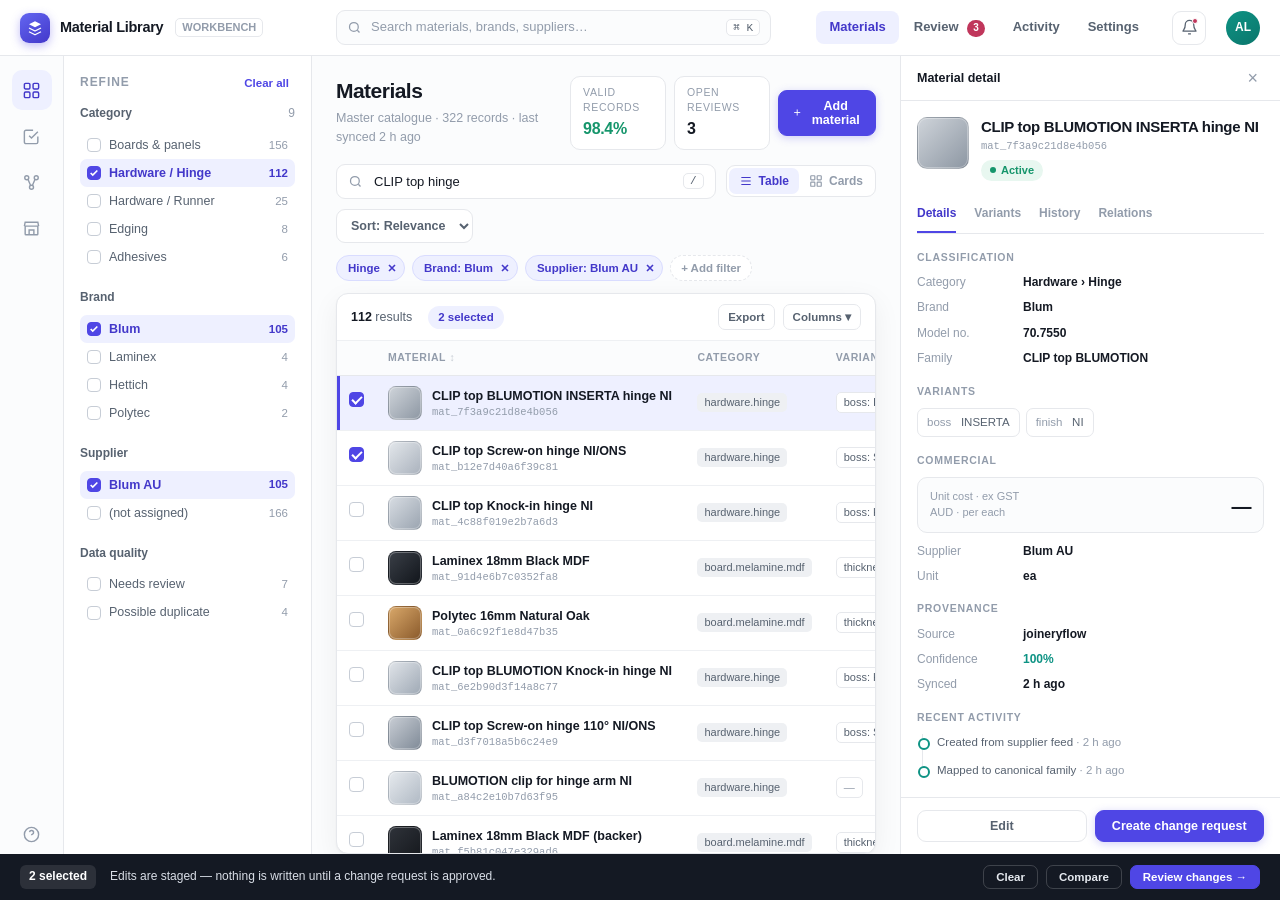
<file: ui-concepts/concept-a-workbench.html>
<!DOCTYPE html>
<html lang="en">
<head>
<meta charset="utf-8">
<meta name="viewport" content="width=device-width,initial-scale=1">
<title>Concept A — Flagship Workbench</title>
<style>
:root{
  --canvas:#f4f5f7; --panel:#ffffff; --panel-2:#fbfcfd;
  --line:#e6e8ec; --line-2:#eef0f3;
  --ink:#141923; --ink-2:#576270; --ink-3:#929cab;
  --accent:#4f46e5; --accent-2:#4338ca; --accent-soft:#eef0ff; --accent-line:#d9dcff;
  --teal:#0e9384; --teal-soft:#e7f7f4;
  --ok:#15956b; --ok-soft:#e8f7f0;
  --warn:#b4690e; --warn-soft:#fdf3e2;
  --rose:#c0365b; --rose-soft:#fdeef2;
  --shadow:0 1px 2px rgba(20,25,35,.04),0 8px 28px rgba(20,25,35,.06);
  --mono:"SFMono-Regular",Consolas,"Liberation Mono",monospace;
}
*{box-sizing:border-box}
html,body{margin:0;padding:0;background:var(--canvas);color:var(--ink);height:100%}
body{font:13.5px/1.45 Inter,-apple-system,"Segoe UI",Roboto,Arial,sans-serif;-webkit-font-smoothing:antialiased;overflow:hidden}
.app{display:grid;grid-template-columns:64px 248px minmax(0,1fr) 380px;grid-template-rows:56px minmax(0,1fr) 46px;height:100vh;width:100vw}

/* ---------- topbar ---------- */
.topbar{grid-column:1/5;grid-row:1;display:flex;align-items:center;gap:20px;padding:0 20px;background:var(--panel);border-bottom:1px solid var(--line);z-index:5}
.brand{display:flex;align-items:center;gap:10px;width:296px;flex:none}
.logo{width:30px;height:30px;border-radius:9px;background:linear-gradient(145deg,#6366f1,#4338ca);display:grid;place-items:center;box-shadow:0 3px 10px rgba(79,70,229,.35)}
.logo svg{width:18px;height:18px}
.brand b{font-size:14.5px;letter-spacing:-.02em}
.brand small{font-size:11px;color:var(--ink-3);border:1px solid var(--line);border-radius:5px;padding:1px 6px;margin-left:2px;font-weight:600}
.gsearch{display:flex;align-items:center;gap:9px;width:min(460px,34vw);background:var(--panel-2);border:1px solid var(--line);border-radius:9px;padding:7px 10px;color:var(--ink-3)}
.gsearch svg{width:15px;height:15px;flex:none}
.gsearch span.ph{flex:1;font-size:13px;white-space:nowrap;overflow:hidden;text-overflow:ellipsis;min-width:0}
.kbd{font:11px var(--mono);border:1px solid var(--line);background:#fff;border-radius:5px;padding:1px 6px;color:var(--ink-2)}
.topnav{display:flex;gap:2px;margin-left:auto}
.topnav a{color:var(--ink-2);text-decoration:none;padding:7px 13px;border-radius:8px;font-size:13px;font-weight:550}
.topnav a.active{background:var(--accent-soft);color:var(--accent-2)}
.topnav a .badge{background:var(--rose);color:#fff;font-size:10px;border-radius:9px;padding:1px 6px;margin-left:5px;font-weight:700}
.iconbtn{width:34px;height:34px;border:1px solid var(--line);background:#fff;border-radius:9px;display:grid;place-items:center;color:var(--ink-2);position:relative}
.iconbtn svg{width:17px;height:17px}
.iconbtn .dot{position:absolute;top:6px;right:7px;width:6px;height:6px;border-radius:50%;background:var(--rose);border:1.5px solid #fff}
.avatar{width:34px;height:34px;border-radius:50%;background:linear-gradient(145deg,#0e9384,#0b766c);color:#fff;display:grid;place-items:center;font-weight:700;font-size:12px}

/* ---------- icon rail ---------- */
.rail{grid-column:1;grid-row:2;background:var(--panel-2);border-right:1px solid var(--line);display:flex;flex-direction:column;align-items:center;gap:6px;padding-top:14px}
.rail a{width:40px;height:40px;border-radius:10px;display:grid;place-items:center;color:var(--ink-3)}
.rail a.active{background:var(--accent-soft);color:var(--accent-2)}
.rail a svg{width:19px;height:19px}
.rail .sp{flex:1}

/* ---------- facet sidebar ---------- */
.sidebar{grid-column:2;grid-row:2;background:var(--panel);border-right:1px solid var(--line);overflow:hidden;padding:18px 16px}
.side-head{display:flex;align-items:center;justify-content:space-between;margin-bottom:14px}
.side-head h3{margin:0;font-size:12px;text-transform:uppercase;letter-spacing:.08em;color:var(--ink-3)}
.side-head button{border:0;background:none;color:var(--accent);font-size:11.5px;font-weight:600;cursor:pointer}
.fgroup{margin-bottom:18px}
.fgroup h4{margin:0 0 8px;font-size:12px;color:var(--ink-2);font-weight:650;display:flex;justify-content:space-between}
.facet{display:flex;align-items:center;gap:8px;padding:5px 7px;border-radius:7px;color:var(--ink-2);font-size:12.5px;cursor:pointer}
.facet:hover{background:var(--line-2)}
.facet.on{background:var(--accent-soft);color:var(--accent-2);font-weight:600}
.facet .cb{width:14px;height:14px;border:1.5px solid #c7cdd6;border-radius:4px;flex:none;display:grid;place-items:center}
.facet.on .cb{background:var(--accent);border-color:var(--accent)}
.facet.on .cb svg{width:10px;height:10px}
.facet .nm{flex:1;white-space:nowrap;overflow:hidden;text-overflow:ellipsis}
.facet .ct{color:var(--ink-3);font-variant-numeric:tabular-nums;font-size:11.5px}
.facet.on .ct{color:var(--accent-2)}
.sw{width:12px;height:12px;border-radius:3px;flex:none;border:1px solid rgba(0,0,0,.08)}

/* ---------- main ---------- */
.main{grid-column:3;grid-row:2;overflow:hidden;display:flex;flex-direction:column;background:var(--panel-2)}
.pagehead{display:flex;align-items:flex-start;gap:14px;padding:20px 24px 14px}
.pagehead h1{margin:0;font-size:21px;letter-spacing:-.025em}
.pagehead p{margin:3px 0 0;color:var(--ink-3);font-size:12.5px}
.health{display:flex;gap:8px;margin-left:auto;align-items:center}
.metric{background:#fff;border:1px solid var(--line);border-radius:10px;padding:8px 12px;display:flex;flex-direction:column;gap:2px;min-width:96px}
.metric .k{font-size:10.5px;text-transform:uppercase;letter-spacing:.06em;color:var(--ink-3)}
.metric .v{font-size:16px;font-weight:700;letter-spacing:-.02em}
.metric .v.good{color:var(--ok)}
.btn{border:1px solid var(--line);background:#fff;color:var(--ink-2);padding:8px 13px;border-radius:9px;font-size:12.5px;font-weight:600;cursor:pointer;display:inline-flex;align-items:center;gap:7px}
.btn svg{width:15px;height:15px}
.btn.primary{background:var(--accent);border-color:var(--accent);color:#fff;box-shadow:0 2px 8px rgba(79,70,229,.25)}
.btn.primary:hover{background:var(--accent-2)}
.toolrow{padding:0 24px 12px;display:flex;align-items:center;gap:10px;flex-wrap:wrap}
.search{display:flex;align-items:center;gap:9px;flex:1;min-width:260px;background:#fff;border:1px solid var(--line);border-radius:9px;padding:8px 11px}
.search svg{width:15px;height:15px;color:var(--ink-3)}
.search input{border:0;outline:0;flex:1;font-size:13px;color:var(--ink);background:transparent}
.search .kbd{margin-left:4px}
.seg{display:flex;background:#fff;border:1px solid var(--line);border-radius:9px;padding:2px}
.seg button{border:0;background:none;padding:6px 10px;border-radius:7px;color:var(--ink-3);font-size:12px;font-weight:600;cursor:pointer;display:flex;gap:6px;align-items:center}
.seg button svg{width:14px;height:14px}
.seg button.on{background:var(--accent-soft);color:var(--accent-2)}
.sortsel{border:1px solid var(--line);background:#fff;border-radius:9px;padding:8px 10px;color:var(--ink-2);font-size:12.5px;font-weight:550}
.chips{padding:0 24px 12px;display:flex;align-items:center;gap:7px;flex-wrap:wrap}
.chip{display:inline-flex;align-items:center;gap:6px;background:var(--accent-soft);border:1px solid var(--accent-line);color:var(--accent-2);border-radius:20px;padding:4px 6px 4px 11px;font-size:11.5px;font-weight:600}
.chip svg{width:12px;height:12px;cursor:pointer}
.chip.add{border-style:dashed;background:#fff;color:var(--ink-3);padding:4px 10px;border-color:var(--line)}

.tablewrap{margin:0 24px;background:#fff;border:1px solid var(--line);border-radius:12px;box-shadow:var(--shadow);overflow:hidden;display:flex;flex-direction:column;min-height:0;flex:1}
.tbar{display:flex;align-items:center;gap:8px;padding:10px 14px;border-bottom:1px solid var(--line-2)}
.tbar .cnt{font-size:12.5px;color:var(--ink-2)}
.tbar .cnt b{color:var(--ink)}
.tbar .sel{margin-left:8px;background:var(--accent-soft);color:var(--accent-2);border-radius:16px;padding:3px 10px;font-size:11.5px;font-weight:650}
.tbar .r{margin-left:auto;display:flex;gap:8px}
.tbar .mini{border:1px solid var(--line);background:#fff;border-radius:7px;padding:5px 9px;font-size:11.5px;color:var(--ink-2);cursor:pointer;font-weight:600}
table{width:100%;border-collapse:collapse;font-size:12.5px}
thead th{background:var(--panel-2);text-align:left;font-size:10.5px;text-transform:uppercase;letter-spacing:.055em;color:var(--ink-3);font-weight:700;padding:9px 12px;border-bottom:1px solid var(--line);white-space:nowrap;position:relative}
thead th .sort{opacity:.5}
tbody td{padding:10px 12px;border-bottom:1px solid var(--line-2);white-space:nowrap;color:var(--ink-2);vertical-align:middle}
tbody tr{cursor:pointer}
tbody tr:hover{background:var(--panel-2)}
tbody tr.active{background:var(--accent-soft)}
tbody tr.active td:first-child{box-shadow:inset 3px 0 0 var(--accent)}
.cb2{width:15px;height:15px;border:1.5px solid #c7cdd6;border-radius:4px;display:inline-block;position:relative}
tr.active .cb2,tr.sel2 .cb2{background:var(--accent);border-color:var(--accent)}
tr.active .cb2:after,tr.sel2 .cb2:after{content:"";position:absolute;left:4px;top:1px;width:4px;height:8px;border:solid #fff;border-width:0 2px 2px 0;transform:rotate(45deg)}
.mat{display:flex;align-items:center;gap:10px;min-width:0}
.thumb{width:34px;height:34px;border-radius:8px;flex:none;border:1px solid rgba(0,0,0,.08);box-shadow:inset 0 0 0 1px rgba(255,255,255,.3)}
.mat .txt{min-width:0}
.mat .nm{font-weight:650;color:var(--ink);font-size:12.5px;white-space:nowrap;overflow:hidden;text-overflow:ellipsis;max-width:300px}
.mat .uid{font:10.5px var(--mono);color:var(--ink-3);margin-top:1px}
.tag{display:inline-block;background:var(--line-2);color:var(--ink-2);border-radius:5px;padding:2px 7px;font-size:11px}
.tag.v{background:#fff;border:1px solid var(--line)}
.tag.dim{color:var(--ink-3)}
.badge{display:inline-flex;align-items:center;gap:5px;font-size:11px;font-weight:650;border-radius:20px;padding:3px 9px}
.badge i{width:6px;height:6px;border-radius:50%;background:currentColor}
.badge.ok{background:var(--ok-soft);color:var(--ok)}
.badge.warn{background:var(--warn-soft);color:var(--warn)}
.badge.rose{background:var(--rose-soft);color:var(--rose)}
.price{font-variant-numeric:tabular-nums;font-weight:650;color:var(--ink)}
.price small{color:var(--ink-3);font-weight:500}
.emptyprice{color:var(--ink-3)}
.conf{display:flex;align-items:center;gap:6px;font-variant-numeric:tabular-nums}
.conf .bar{width:42px;height:5px;border-radius:3px;background:var(--line-2);overflow:hidden}
.conf .bar i{display:block;height:100%;background:var(--teal);border-radius:3px}
.pager{display:flex;align-items:center;justify-content:flex-end;gap:6px;padding:10px 14px;border-top:1px solid var(--line-2);color:var(--ink-3);font-size:11.5px}
.pager button{border:1px solid var(--line);background:#fff;border-radius:6px;padding:3px 9px;color:var(--ink-2);cursor:pointer}

/* ---------- detail panel ---------- */
.detail{grid-column:4;grid-row:2;background:#fff;border-left:1px solid var(--line);overflow:hidden;display:flex;flex-direction:column}
.dhead{display:flex;align-items:center;gap:8px;padding:12px 16px;border-bottom:1px solid var(--line)}
.dhead b{font-size:12.5px}
.dhead .x{margin-left:auto;border:0;background:none;color:var(--ink-3);cursor:pointer;font-size:18px;line-height:1}
.dbody{overflow:hidden;padding:16px;flex:1}
.dhero{display:flex;gap:12px;align-items:flex-start}
.dhero .thumb{width:52px;height:52px;border-radius:10px}
.dhero h2{margin:0;font-size:15px;letter-spacing:-.02em;line-height:1.3;word-break:break-word}
.dhero .u{font:10.5px var(--mono);color:var(--ink-3);margin-top:3px}
.dhero .badge{margin-top:8px}
.dtabs{display:flex;gap:18px;border-bottom:1px solid var(--line);margin:16px 0 0}
.dtabs a{font-size:12px;color:var(--ink-3);padding:8px 0;text-decoration:none;border-bottom:2px solid transparent;font-weight:600}
.dtabs a.active{color:var(--accent-2);border-color:var(--accent)}
.sec{margin-top:16px}
.sec h4{margin:0 0 9px;font-size:10.5px;text-transform:uppercase;letter-spacing:.07em;color:var(--ink-3)}
.kv{display:grid;grid-template-columns:96px 1fr;gap:8px 10px;font-size:12px}
.kv .k{color:var(--ink-3)}
.kv .v{color:var(--ink);font-weight:550}
.kv .v .sw{display:inline-block;vertical-align:-2px;margin-right:6px}
.vgroup{display:flex;gap:6px;flex-wrap:wrap}
.vgroup .vchip{border:1px solid var(--line);border-radius:7px;padding:5px 9px;font-size:11.5px;color:var(--ink-2)}
.vgroup .vchip b{color:var(--ink-3);font-weight:500}
.pricebox{background:var(--panel-2);border:1px solid var(--line);border-radius:10px;padding:11px 12px;display:flex;align-items:flex-end;justify-content:space-between}
.pricebox .lbl{font-size:11px;color:var(--ink-3)}
.pricebox .amt{font-size:20px;font-weight:750;letter-spacing:-.03em;color:var(--ink)}
.pricebox .amt small{font-size:11px;color:var(--ink-3);font-weight:500}
.timeline{border-left:1.5px solid var(--line);margin-left:5px;padding-left:14px;display:flex;flex-direction:column;gap:11px;position:relative}
.timeline div{position:relative;font-size:11.5px;color:var(--ink-2)}
.timeline div:before{content:"";position:absolute;left:-19px;top:4px;width:8px;height:8px;border-radius:50%;background:#fff;border:2px solid var(--teal)}
.timeline div span{color:var(--ink-3)}
.dfoot{padding:12px 16px;border-top:1px solid var(--line);display:flex;gap:8px}
.dfoot .btn{flex:1;justify-content:center}

/* ---------- bottom staging bar ---------- */
.stagebar{grid-column:1/5;grid-row:3;background:#141923;color:#d9dee7;display:flex;align-items:center;gap:14px;padding:0 20px;font-size:12px}
.stagebar .pill{background:rgba(255,255,255,.1);border-radius:6px;padding:3px 9px;font-weight:650;color:#fff}
.stagebar .acts{margin-left:auto;display:flex;gap:8px}
.stagebar .acts button{border:1px solid rgba(255,255,255,.18);background:transparent;color:#e6eaf0;border-radius:7px;padding:5px 12px;font-size:11.5px;font-weight:600;cursor:pointer}
.stagebar .acts button.go{background:var(--accent);border-color:var(--accent);color:#fff}

/* scrollbar hide */
::-webkit-scrollbar{width:0;height:0}
</style>
</head>
<body>
<div class="app">

  <!-- TOP BAR -->
  <header class="topbar">
    <div class="brand">
      <div class="logo"><svg viewBox="0 0 24 24" fill="none"><path d="M4 7l8-4 8 4-8 4-8-4z" fill="#fff"/><path d="M4 12l8 4 8-4M4 17l8 4 8-4" stroke="#fff" stroke-width="1.8" stroke-linejoin="round"/></svg></div>
      <b>Material Library</b><small>WORKBENCH</small>
    </div>
    <div class="gsearch">
      <svg viewBox="0 0 24 24" fill="none" stroke="currentColor" stroke-width="2"><circle cx="11" cy="11" r="7"/><path d="M20 20l-3.5-3.5"/></svg>
      <span class="ph">Search materials, brands, suppliers…</span><span class="kbd">⌘ K</span>
    </div>
    <nav class="topnav">
      <a href="#" class="active">Materials</a>
      <a href="#">Review <span class="badge">3</span></a>
      <a href="#">Activity</a>
      <a href="#">Settings</a>
    </nav>
    <div class="iconbtn"><svg viewBox="0 0 24 24" fill="none" stroke="currentColor" stroke-width="1.8"><path d="M18 8a6 6 0 00-12 0c0 7-3 7-3 9h18c0-2-3-2-3-9z"/><path d="M10 21h4"/></svg><span class="dot"></span></div>
    <div class="avatar">AL</div>
  </header>

  <!-- ICON RAIL -->
  <aside class="rail">
    <a href="#" class="active" title="Materials"><svg viewBox="0 0 24 24" fill="none" stroke="currentColor" stroke-width="1.8"><rect x="3" y="3" width="7" height="7" rx="1.5"/><rect x="14" y="3" width="7" height="7" rx="1.5"/><rect x="3" y="14" width="7" height="7" rx="1.5"/><rect x="14" y="14" width="7" height="7" rx="1.5"/></svg></a>
    <a href="#" title="Review"><svg viewBox="0 0 24 24" fill="none" stroke="currentColor" stroke-width="1.8"><path d="M9 11l3 3 8-8"/><path d="M20 12v7a2 2 0 01-2 2H5a2 2 0 01-2-2V6a2 2 0 012-2h9"/></svg></a>
    <a href="#" title="Families"><svg viewBox="0 0 24 24" fill="none" stroke="currentColor" stroke-width="1.8"><circle cx="6" cy="6" r="2.5"/><circle cx="18" cy="6" r="2.5"/><circle cx="12" cy="18" r="2.5"/><path d="M7.5 8l3.5 8M16.5 8L13 16"/></svg></a>
    <a href="#" title="Suppliers"><svg viewBox="0 0 24 24" fill="none" stroke="currentColor" stroke-width="1.8"><path d="M3 9l1-5h16l1 5M4 9v10a1 1 0 001 1h14a1 1 0 001-1V9M3 9h18"/><path d="M9 20v-6h6v6"/></svg></a>
    <div class="sp"></div>
    <a href="#" title="Help"><svg viewBox="0 0 24 24" fill="none" stroke="currentColor" stroke-width="1.8"><circle cx="12" cy="12" r="9"/><path d="M9.5 9a2.5 2.5 0 115 1c0 1.5-2.5 1.5-2.5 3M12 17h.01"/></svg></a>
  </aside>

  <!-- SIDEBAR -->
  <aside class="sidebar">
    <div class="side-head"><h3>Refine</h3><button>Clear all</button></div>
    <div class="fgroup">
      <h4>Category <span style="color:var(--ink-3);font-weight:500">9</span></h4>
      <div class="facet"><span class="cb"></span><span class="nm">Boards &amp; panels</span><span class="ct">156</span></div>
      <div class="facet on"><span class="cb"><svg viewBox="0 0 12 12" fill="none"><path d="M2 6l2.5 2.5L10 3" stroke="#fff" stroke-width="2"/></svg></span><span class="nm">Hardware / Hinge</span><span class="ct">112</span></div>
      <div class="facet"><span class="cb"></span><span class="nm">Hardware / Runner</span><span class="ct">25</span></div>
      <div class="facet"><span class="cb"></span><span class="nm">Edging</span><span class="ct">8</span></div>
      <div class="facet"><span class="cb"></span><span class="nm">Adhesives</span><span class="ct">6</span></div>
    </div>
    <div class="fgroup">
      <h4>Brand</h4>
      <div class="facet on"><span class="cb"><svg viewBox="0 0 12 12" fill="none"><path d="M2 6l2.5 2.5L10 3" stroke="#fff" stroke-width="2"/></svg></span><span class="nm">Blum</span><span class="ct">105</span></div>
      <div class="facet"><span class="cb"></span><span class="nm">Laminex</span><span class="ct">4</span></div>
      <div class="facet"><span class="cb"></span><span class="nm">Hettich</span><span class="ct">4</span></div>
      <div class="facet"><span class="cb"></span><span class="nm">Polytec</span><span class="ct">2</span></div>
    </div>
    <div class="fgroup">
      <h4>Supplier</h4>
      <div class="facet on"><span class="cb"><svg viewBox="0 0 12 12" fill="none"><path d="M2 6l2.5 2.5L10 3" stroke="#fff" stroke-width="2"/></svg></span><span class="nm">Blum AU</span><span class="ct">105</span></div>
      <div class="facet"><span class="cb"></span><span class="nm">(not assigned)</span><span class="ct">166</span></div>
    </div>
    <div class="fgroup" style="margin-bottom:0">
      <h4>Data quality</h4>
      <div class="facet"><span class="cb"></span><span class="nm">Needs review</span><span class="ct">7</span></div>
      <div class="facet"><span class="cb"></span><span class="nm">Possible duplicate</span><span class="ct">4</span></div>
    </div>
  </aside>

  <!-- MAIN -->
  <main class="main">
    <div class="pagehead">
      <div>
        <h1>Materials</h1>
        <p>Master catalogue · 322 records · last synced 2 h ago</p>
      </div>
      <div class="health">
        <div class="metric"><span class="k">Valid records</span><span class="v good">98.4%</span></div>
        <div class="metric"><span class="k">Open reviews</span><span class="v">3</span></div>
        <button class="btn primary"><svg viewBox="0 0 24 24" fill="none" stroke="currentColor" stroke-width="2"><path d="M12 5v14M5 12h14"/></svg>Add material</button>
      </div>
    </div>

    <div class="toolrow">
      <div class="search">
        <svg viewBox="0 0 24 24" fill="none" stroke="currentColor" stroke-width="2"><circle cx="11" cy="11" r="7"/><path d="M20 20l-3.5-3.5"/></svg>
        <input value="CLIP top hinge" readonly>
        <span class="kbd">/</span>
      </div>
      <div class="seg">
        <button class="on"><svg viewBox="0 0 24 24" fill="none" stroke="currentColor" stroke-width="2"><path d="M4 6h16M4 12h16M4 18h16"/></svg>Table</button>
        <button><svg viewBox="0 0 24 24" fill="none" stroke="currentColor" stroke-width="2"><rect x="3" y="3" width="7" height="7" rx="1"/><rect x="14" y="3" width="7" height="7" rx="1"/><rect x="3" y="14" width="7" height="7" rx="1"/><rect x="14" y="14" width="7" height="7" rx="1"/></svg>Cards</button>
      </div>
      <select class="sortsel"><option>Sort: Relevance</option></select>
    </div>

    <div class="chips">
      <span class="chip">Hinge <svg viewBox="0 0 12 12" fill="none" stroke="currentColor" stroke-width="1.6"><path d="M3 3l6 6M9 3l-6 6"/></svg></span>
      <span class="chip">Brand: Blum <svg viewBox="0 0 12 12" fill="none" stroke="currentColor" stroke-width="1.6"><path d="M3 3l6 6M9 3l-6 6"/></svg></span>
      <span class="chip">Supplier: Blum AU <svg viewBox="0 0 12 12" fill="none" stroke="currentColor" stroke-width="1.6"><path d="M3 3l6 6M9 3l-6 6"/></svg></span>
      <span class="chip add">+ Add filter</span>
    </div>

    <div class="tablewrap">
      <div class="tbar">
        <span class="cnt"><b>112</b> results</span>
        <span class="sel">2 selected</span>
        <div class="r">
          <button class="mini">Export</button><button class="mini">Columns ▾</button>
        </div>
      </div>
      <table>
        <thead><tr>
          <th style="width:34px"></th>
          <th>Material <span class="sort">↕</span></th>
          <th>Category</th>
          <th>Variants</th>
          <th>Unit</th>
          <th>Unit cost</th>
          <th>Confidence</th>
          <th>Status</th>
          <th>Updated</th>
        </tr></thead>
        <tbody>
          <tr class="active">
            <td><span class="cb2"></span></td>
            <td><div class="mat"><div class="thumb" style="background:linear-gradient(135deg,#cfd4da,#8d97a3)"></div><div class="txt"><div class="nm">CLIP top BLUMOTION INSERTA hinge NI</div><div class="uid">mat_7f3a9c21d8e4b056</div></div></div></td>
            <td><span class="tag">hardware.hinge</span></td>
            <td><span class="tag v">boss: INSERTA</span></td>
            <td>ea</td>
            <td class="emptyprice">—</td>
            <td><div class="conf"><span class="bar"><i style="width:100%"></i></span>100%</div></td>
            <td><span class="badge ok"><i></i>Active</span></td>
            <td>2 h ago</td>
          </tr>
          <tr class="sel2">
            <td><span class="cb2"></span></td>
            <td><div class="mat"><div class="thumb" style="background:linear-gradient(135deg,#e3e7eb,#aab2bd)"></div><div class="txt"><div class="nm">CLIP top Screw-on hinge NI/ONS</div><div class="uid">mat_b12e7d40a6f39c81</div></div></div></td>
            <td><span class="tag">hardware.hinge</span></td>
            <td><span class="tag v">boss: Screw-on</span></td>
            <td>ea</td>
            <td class="emptyprice">—</td>
            <td><div class="conf"><span class="bar"><i style="width:100%"></i></span>100%</div></td>
            <td><span class="badge ok"><i></i>Active</span></td>
            <td>2 h ago</td>
          </tr>
          <tr>
            <td><span class="cb2"></span></td>
            <td><div class="mat"><div class="thumb" style="background:linear-gradient(135deg,#d8dde3,#9aa4b0)"></div><div class="txt"><div class="nm">CLIP top Knock-in hinge NI</div><div class="uid">mat_4c88f019e2b7a6d3</div></div></div></td>
            <td><span class="tag">hardware.hinge</span></td>
            <td><span class="tag v">boss: Knock-in</span></td>
            <td>ea</td>
            <td class="price">$8.90 <small>/ea</small></td>
            <td><div class="conf"><span class="bar"><i style="width:88%"></i></span>88%</div></td>
            <td><span class="badge warn"><i></i>Needs review</span></td>
            <td>1 d ago</td>
          </tr>
          <tr>
            <td><span class="cb2"></span></td>
            <td><div class="mat"><div class="thumb" style="background:linear-gradient(135deg,#3a3f47,#11151b)"></div><div class="txt"><div class="nm">Laminex 18mm Black MDF</div><div class="uid">mat_91d4e6b7c0352fa8</div></div></div></td>
            <td><span class="tag">board.melamine.mdf</span></td>
            <td><span class="tag v">thickness: 18 mm</span></td>
            <td>sheet</td>
            <td class="price">$42.00 <small>/sheet</small></td>
            <td><div class="conf"><span class="bar"><i style="width:100%"></i></span>100%</div></td>
            <td><span class="badge ok"><i></i>Active</span></td>
            <td>3 d ago</td>
          </tr>
          <tr>
            <td><span class="cb2"></span></td>
            <td><div class="mat"><div class="thumb" style="background:linear-gradient(135deg,#d9a86a,#8a5a2b)"></div><div class="txt"><div class="nm">Polytec 16mm Natural Oak</div><div class="uid">mat_0a6c92f1e8d47b35</div></div></div></td>
            <td><span class="tag">board.melamine.mdf</span></td>
            <td><span class="tag v">thickness: 16 mm</span></td>
            <td>sheet</td>
            <td class="price">$38.50 <small>/sheet</small></td>
            <td><div class="conf"><span class="bar"><i style="width:92%"></i></span>92%</div></td>
            <td><span class="badge rose"><i></i>Duplicate?</span></td>
            <td>5 d ago</td>
          </tr>
          <tr>
            <td><span class="cb2"></span></td>
            <td><div class="mat"><div class="thumb" style="background:linear-gradient(135deg,#e0e4e9,#9fa9b5)"></div><div class="txt"><div class="nm">CLIP top BLUMOTION Knock-in hinge NI</div><div class="uid">mat_6e2b90d3f14a8c77</div></div></div></td>
            <td><span class="tag">hardware.hinge</span></td>
            <td><span class="tag v">boss: Knock-in</span></td>
            <td>ea</td>
            <td class="price">$9.40 <small>/ea</small></td>
            <td><div class="conf"><span class="bar"><i style="width:100%"></i></span>100%</div></td>
            <td><span class="badge ok"><i></i>Active</span></td>
            <td>1 w ago</td>
          </tr>
          <tr>
            <td><span class="cb2"></span></td>
            <td><div class="mat"><div class="thumb" style="background:linear-gradient(135deg,#c9ced5,#7f8a97)"></div><div class="txt"><div class="nm">CLIP top Screw-on hinge 110° NI/ONS</div><div class="uid">mat_d3f7018a5b6c24e9</div></div></div></td>
            <td><span class="tag">hardware.hinge</span></td>
            <td><span class="tag v">boss: Screw-on</span></td>
            <td>ea</td>
            <td class="price">$8.90 <small>/ea</small></td>
            <td><div class="conf"><span class="bar"><i style="width:95%"></i></span>95%</div></td>
            <td><span class="badge ok"><i></i>Active</span></td>
            <td>1 w ago</td>
          </tr>
          <tr>
            <td><span class="cb2"></span></td>
            <td><div class="mat"><div class="thumb" style="background:linear-gradient(135deg,#e6eaee,#b0b9c4)"></div><div class="txt"><div class="nm">BLUMOTION clip for hinge arm NI</div><div class="uid">mat_a84c2e10b7d63f95</div></div></div></td>
            <td><span class="tag">hardware.hinge</span></td>
            <td><span class="tag v dim">—</span></td>
            <td>ea</td>
            <td class="emptyprice">—</td>
            <td><div class="conf"><span class="bar"><i style="width:100%"></i></span>100%</div></td>
            <td><span class="badge ok"><i></i>Active</span></td>
            <td>1 w ago</td>
          </tr>
          <tr>
            <td><span class="cb2"></span></td>
            <td><div class="mat"><div class="thumb" style="background:linear-gradient(135deg,#2f333a,#15181d)"></div><div class="txt"><div class="nm">Laminex 18mm Black MDF (backer)</div><div class="uid">mat_f5b81c047e329ad6</div></div></div></td>
            <td><span class="tag">board.melamine.mdf</span></td>
            <td><span class="tag v">thickness: 18 mm</span></td>
            <td>sheet</td>
            <td class="price">$44.00 <small>/sheet</small></td>
            <td><div class="conf"><span class="bar"><i style="width:86%"></i></span>86%</div></td>
            <td><span class="badge warn"><i></i>Needs review</span></td>
            <td>2 w ago</td>
          </tr>
          <tr>
            <td><span class="cb2"></span></td>
            <td><div class="mat"><div class="thumb" style="background:linear-gradient(135deg,#cbb28c,#8f7350)"></div><div class="txt"><div class="nm">Laminex Natural Oak 16mm MR</div><div class="uid">mat_1d6a4f93c02b8e57</div></div></div></td>
            <td><span class="tag">board.melamine.mdf</span></td>
            <td><span class="tag v">thickness: 16 mm</span></td>
            <td>sheet</td>
            <td class="price">$51.20 <small>/sheet</small></td>
            <td><div class="conf"><span class="bar"><i style="width:100%"></i></span>100%</div></td>
            <td><span class="badge ok"><i></i>Active</span></td>
            <td>2 w ago</td>
          </tr>
          <tr>
            <td><span class="cb2"></span></td>
            <td><div class="mat"><div class="thumb" style="background:linear-gradient(135deg,#1c1f24,#05070a)"></div><div class="txt"><div class="nm">Laminex Edging Matt Black 22mm × 50m</div><div class="uid">mat_77e0b6a1d4c3f928</div></div></div></td>
            <td><span class="tag">edging</span></td>
            <td><span class="tag v">width: 22 mm</span></td>
            <td>roll</td>
            <td class="price">$12.00 <small>/roll</small></td>
            <td><div class="conf"><span class="bar"><i style="width:90%"></i></span>90%</div></td>
            <td><span class="badge ok"><i></i>Active</span></td>
            <td>2 w ago</td>
          </tr>
        </tbody>
      </table>
      <div class="pager">
        <span>1–5 of 112</span>
        <button>‹</button><button style="background:var(--accent);color:#fff;border-color:var(--accent)">1</button><button>2</button><button>3</button><button>…</button><button>›</button>
      </div>
    </div>
  </main>

  <!-- DETAIL PANEL -->
  <aside class="detail">
    <div class="dhead"><b>Material detail</b><button class="x">×</button></div>
    <div class="dbody">
      <div class="dhero">
        <div class="thumb" style="background:linear-gradient(135deg,#cfd4da,#8d97a3)"></div>
        <div>
          <h2>CLIP top BLUMOTION INSERTA hinge NI</h2>
          <div class="u">mat_7f3a9c21d8e4b056</div>
          <span class="badge ok"><i></i>Active</span>
        </div>
      </div>
      <div class="dtabs"><a href="#" class="active">Details</a><a href="#">Variants</a><a href="#">History</a><a href="#">Relations</a></div>

      <div class="sec">
        <h4>Classification</h4>
        <div class="kv">
          <span class="k">Category</span><span class="v">Hardware › Hinge</span>
          <span class="k">Brand</span><span class="v">Blum</span>
          <span class="k">Model no.</span><span class="v">70.7550</span>
          <span class="k">Family</span><span class="v">CLIP top BLUMOTION</span>
        </div>
      </div>

      <div class="sec">
        <h4>Variants</h4>
        <div class="vgroup">
          <span class="vchip"><b>boss</b> &nbsp; INSERTA</span>
          <span class="vchip"><b>finish</b> &nbsp; NI</span>
        </div>
      </div>

      <div class="sec">
        <h4>Commercial</h4>
        <div class="pricebox">
          <div><div class="lbl">Unit cost · ex GST</div><div style="font-size:11px;color:var(--ink-3)">AUD · per each</div></div>
          <div class="amt">—</div>
        </div>
        <div class="kv" style="margin-top:10px">
          <span class="k">Supplier</span><span class="v">Blum AU</span>
          <span class="k">Unit</span><span class="v">ea</span>
        </div>
      </div>

      <div class="sec">
        <h4>Provenance</h4>
        <div class="kv">
          <span class="k">Source</span><span class="v">joineryflow</span>
          <span class="k">Confidence</span><span class="v" style="color:var(--teal)">100%</span>
          <span class="k">Synced</span><span class="v">2 h ago</span>
        </div>
      </div>

      <div class="sec">
        <h4>Recent activity</h4>
        <div class="timeline">
          <div>Created from supplier feed <span>· 2 h ago</span></div>
          <div>Mapped to canonical family <span>· 2 h ago</span></div>
        </div>
      </div>
    </div>
    <div class="dfoot">
      <button class="btn">Edit</button>
      <button class="btn primary">Create change request</button>
    </div>
  </aside>

  <!-- STAGING BAR -->
  <div class="stagebar">
    <span class="pill">2 selected</span>
    <span>Edits are staged — nothing is written until a change request is approved.</span>
    <div class="acts">
      <button>Clear</button><button>Compare</button><button class="go">Review changes →</button>
    </div>
  </div>

</div>
</body>
</html>
</file>
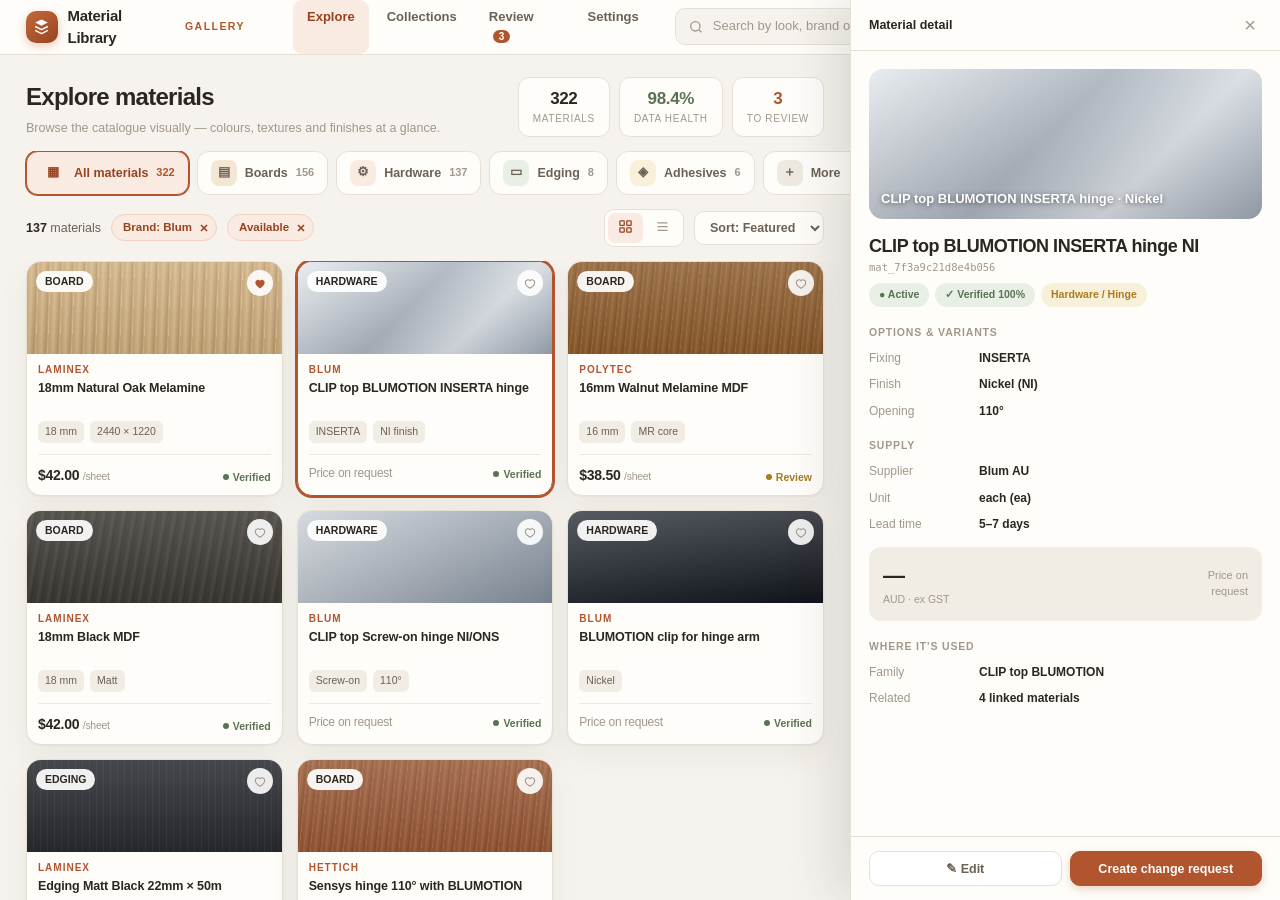
<file: ui-concepts/concept-b-gallery.html>
<!DOCTYPE html>
<html lang="en">
<head>
<meta charset="utf-8">
<meta name="viewport" content="width=device-width,initial-scale=1">
<title>Concept B — Material Gallery</title>
<style>
:root{
  --bg:#f6f3ee; --surface:#fffdfa; --surface-2:#f1ece4;
  --line:#e7e0d5; --line-2:#efeae1;
  --ink:#2b2620; --ink-2:#6b6155; --ink-3:#a2978a;
  --accent:#b1552e; --accent-d:#97431f; --accent-soft:#f9ebe2; --accent-line:#efd2c0;
  --sage:#5a7355; --sage-soft:#e8efe4;
  --gold:#a97b1f; --gold-soft:#f8f0d9;
  --shadow:0 1px 2px rgba(43,38,32,.05),0 10px 30px rgba(90,70,50,.07);
  --mono:"SFMono-Regular",Consolas,monospace;
}
*{box-sizing:border-box}
html,body{margin:0;padding:0;height:100%;background:var(--bg)}
body{font:13.5px/1.45 Inter,-apple-system,"Segoe UI",Roboto,Arial,sans-serif;-webkit-font-smoothing:antialiased;color:var(--ink);overflow:hidden}
.app{display:flex;flex-direction:column;height:100vh;width:100vw}
.mainwrap{flex:1;min-height:0;display:flex;flex-direction:column;margin-right:430px}

/* top */
.top{flex:none;display:flex;align-items:center;gap:22px;padding:0 26px;background:var(--surface);border-bottom:1px solid var(--line)}
.brand{display:flex;align-items:center;gap:10px}
.logo{width:32px;height:32px;border-radius:10px;background:linear-gradient(145deg,#c26a3c,#97431f);display:grid;place-items:center;box-shadow:0 3px 10px rgba(177,85,46,.3)}
.logo svg{width:19px;height:19px}
.brand b{font-size:15px;letter-spacing:-.02em}
.brand small{font-size:10.5px;letter-spacing:.14em;color:var(--accent);font-weight:700;margin-left:2px}
.nav{display:flex;gap:4px;margin-left:26px}
.nav a{color:var(--ink-2);text-decoration:none;padding:8px 14px;border-radius:9px;font-size:13px;font-weight:600}
.nav a.active{background:var(--accent-soft);color:var(--accent-d)}
.topsearch{display:flex;align-items:center;gap:9px;margin-left:auto;width:min(420px,32vw);background:var(--bg);border:1px solid var(--line);border-radius:10px;padding:8px 12px;color:var(--ink-3)}
.topsearch svg{width:16px;height:16px;flex:none}
.topsearch span{flex:1;font-size:13px;white-space:nowrap;overflow:hidden;text-overflow:ellipsis}
.kbd{font:11px var(--mono);border:1px solid var(--line);background:#fff;border-radius:5px;padding:1px 6px;color:var(--ink-2)}
.iconbtn{width:36px;height:36px;border:1px solid var(--line);background:#fff;border-radius:10px;display:grid;place-items:center;color:var(--ink-2);position:relative}
.iconbtn svg{width:17px;height:17px}
.iconbtn .dot{position:absolute;top:6px;right:7px;width:6px;height:6px;border-radius:50%;background:var(--accent);border:1.5px solid #fff}
.avatar{width:36px;height:36px;border-radius:50%;background:linear-gradient(145deg,#c98a5e,#a25f36);color:#fff;display:grid;place-items:center;font-weight:700;font-size:12px}

/* hero */
.hero{flex:none;padding:22px 26px 14px;display:flex;align-items:flex-end;gap:16px}
.hero h1{margin:0;font-size:24px;letter-spacing:-.03em;font-weight:750}
.hero p{margin:4px 0 0;color:var(--ink-3);font-size:12.5px}
.hero .stats{margin-left:auto;display:flex;gap:9px}
.stat{background:var(--surface);border:1px solid var(--line);border-radius:11px;padding:9px 14px;text-align:center;min-width:88px}
.stat .v{font-size:17px;font-weight:750;letter-spacing:-.02em}
.stat .k{font-size:10px;text-transform:uppercase;letter-spacing:.07em;color:var(--ink-3);margin-top:1px}
.btn{border:1px solid var(--line);background:#fff;color:var(--ink-2);padding:9px 14px;border-radius:10px;font-size:12.5px;font-weight:650;cursor:pointer;display:inline-flex;align-items:center;gap:7px}
.btn svg{width:15px;height:15px}
.btn.primary{background:var(--accent);border-color:var(--accent);color:#fff;box-shadow:0 3px 10px rgba(177,85,46,.25)}

/* category strip */
.cats{flex:none;display:flex;gap:8px;padding:0 26px 14px;overflow:hidden}
.cat{display:flex;align-items:center;gap:8px;background:var(--surface);border:1px solid var(--line);border-radius:12px;padding:8px 13px;font-size:12.5px;font-weight:600;color:var(--ink-2);white-space:nowrap}
.cat .ic{width:26px;height:26px;border-radius:8px;display:grid;place-items:center;font-size:13px}
.cat.on{border-color:var(--accent);background:var(--accent-soft);color:var(--accent-d);box-shadow:0 0 0 1px var(--accent)}
.cat .n{color:var(--ink-3);font-size:11px;font-variant-numeric:tabular-nums}
.cat.on .n{color:var(--accent)}

/* toolbar */
.tools{flex:none;display:flex;align-items:center;gap:10px;padding:0 26px 14px}
.tools .res{font-size:12.5px;color:var(--ink-2)}
.tools .res b{color:var(--ink)}
.chip{display:inline-flex;align-items:center;gap:6px;background:var(--accent-soft);border:1px solid var(--accent-line);color:var(--accent-d);border-radius:20px;padding:4px 6px 4px 11px;font-size:11.5px;font-weight:600}
.chip svg{width:12px;height:12px;cursor:pointer}
.seg{margin-left:auto;display:flex;background:var(--surface);border:1px solid var(--line);border-radius:10px;padding:3px;gap:2px}
.seg button{border:0;background:none;padding:6px 10px;border-radius:7px;color:var(--ink-3);cursor:pointer}
.seg button.on{background:var(--accent-soft);color:var(--accent-d)}
.seg svg{width:15px;height:15px}
.sortsel{border:1px solid var(--line);background:var(--surface);border-radius:10px;padding:8px 11px;color:var(--ink-2);font-size:12.5px;font-weight:600}

/* gallery */
.gallery{flex:1;min-height:0;padding:0 26px 18px;overflow:hidden;display:grid;grid-template-columns:repeat(3,minmax(0,1fr));grid-auto-rows:max-content;gap:14px;align-content:start}
.card{background:var(--surface);border:1px solid var(--line);border-radius:15px;overflow:hidden;box-shadow:var(--shadow);position:relative;transition:transform .15s}
.card.sel{border-color:var(--accent);box-shadow:0 0 0 2px var(--accent),var(--shadow)}
.swatch{height:92px;position:relative;overflow:hidden}
.swatch:after{content:"";position:absolute;inset:0;background:linear-gradient(180deg,rgba(255,255,255,.14),rgba(0,0,0,.06))}
.wood1{background:repeating-linear-gradient(96deg,#8a5a2b 0,#8a5a2b 3px,#9c6a38 4px,#7d5025 9px,#a1703f 11px)}
.wood2{background:repeating-linear-gradient(92deg,#c9a878 0,#c9a878 2px,#d6b98c 5px,#b89768 10px,#dcc099 12px)}
.wood3{background:repeating-linear-gradient(100deg,#3b3833 0,#3b3833 3px,#48443e 6px,#34312c 10px)}
.metal1{background:linear-gradient(135deg,#e6eaee,#aab2bd 45%,#d7dce2 70%,#9aa4b0)}
.metal2{background:linear-gradient(135deg,#cfd4da,#7f8a97)}
.black{background:linear-gradient(160deg,#3a3f47,#11151b)}
.edge{background:repeating-linear-gradient(90deg,#26292e 0,#26292e 6px,#3a3e45 7px)}
.swatch .badge{position:absolute;top:9px;left:9px;z-index:2;background:rgba(255,255,255,.92);border-radius:20px;padding:3px 9px;font-size:10.5px;font-weight:700;color:var(--ink);backdrop-filter:blur(4px)}
.swatch .fav{position:absolute;top:8px;right:9px;z-index:2;width:26px;height:26px;border-radius:50%;background:rgba(255,255,255,.9);display:grid;place-items:center;color:var(--ink-3)}
.swatch .fav.on{color:var(--accent)}
.swatch .fav svg{width:14px;height:14px}
.cbody{padding:9px 11px 10px}
.cbody .br{font-size:10px;letter-spacing:.1em;text-transform:uppercase;color:var(--accent);font-weight:750}
.cbody h3{margin:3px 0 0;font-size:12.5px;font-weight:700;line-height:1.3;letter-spacing:-.01em;min-height:32px}
.cmeta{display:flex;align-items:center;gap:6px;margin-top:9px;flex-wrap:wrap}
.cmeta .v{font-size:10.5px;background:var(--surface-2);border-radius:6px;padding:3px 7px;color:var(--ink-2)}
.cfoot{display:flex;align-items:flex-end;justify-content:space-between;margin-top:11px;padding-top:10px;border-top:1px solid var(--line-2)}
.cfoot .p{font-size:14px;font-weight:750;letter-spacing:-.02em}
.cfoot .p small{font-size:10.5px;color:var(--ink-3);font-weight:500}
.cfoot .p.none{font-size:12px;color:var(--ink-3);font-weight:500}
.cfoot .conf{font-size:10.5px;color:var(--sage);font-weight:650;display:flex;align-items:center;gap:4px}
.cfoot .conf i{width:6px;height:6px;border-radius:50%;background:var(--sage)}
.cfoot .conf.warn{color:var(--gold)}
.cfoot .conf.warn i{background:var(--gold)}

/* detail sheet */
.sheet{position:fixed;top:0;right:0;height:100vh;width:430px;background:var(--surface);border-left:1px solid var(--line);box-shadow:-16px 0 48px rgba(43,38,32,.13);z-index:10;display:flex;flex-direction:column}
.sh-head{display:flex;align-items:center;padding:14px 18px;border-bottom:1px solid var(--line)}
.sh-head b{font-size:12.5px}
.sh-head .x{margin-left:auto;border:0;background:none;color:var(--ink-3);font-size:20px;cursor:pointer;line-height:1}
.sh-body{padding:18px;flex:1;overflow:hidden}
.bigsw{height:150px;border-radius:14px;position:relative;overflow:hidden;margin-bottom:16px}
.bigsw:after{content:"";position:absolute;inset:0;background:linear-gradient(180deg,rgba(255,255,255,.12),rgba(0,0,0,.08))}
.bigsw .tagn{position:absolute;bottom:10px;left:12px;z-index:2;color:#fff;font-weight:700;font-size:13px;text-shadow:0 1px 5px rgba(0,0,0,.5)}
.sh-body h2{margin:0 0 3px;font-size:18px;letter-spacing:-.025em;line-height:1.3}
.sh-body .u{font:10.5px var(--mono);color:var(--ink-3)}
.pillrow{display:flex;gap:6px;margin-top:10px}
.pill{font-size:10.5px;border-radius:20px;padding:4px 10px;font-weight:650}
.pill.g{background:var(--sage-soft);color:var(--sage)}
.pill.o{background:var(--gold-soft);color:var(--gold)}
.sh-sec{margin-top:18px}
.sh-sec h4{margin:0 0 10px;font-size:10.5px;text-transform:uppercase;letter-spacing:.08em;color:var(--ink-3)}
.kv{display:grid;grid-template-columns:100px 1fr;gap:9px 10px;font-size:12px}
.kv .k{color:var(--ink-3)}
.kv .v{color:var(--ink);font-weight:600}
.pricebig{background:var(--surface-2);border-radius:12px;padding:13px 14px;display:flex;justify-content:space-between;align-items:center;margin-top:14px}
.pricebig .amt{font-size:22px;font-weight:750;letter-spacing:-.03em}
.pricebig .amt small{font-size:11px;color:var(--ink-3);font-weight:500}
.pricebig .lbl{font-size:11px;color:var(--ink-3);text-align:right}
.sh-foot{padding:14px 18px;border-top:1px solid var(--line);display:flex;gap:8px}
.sh-foot .btn{flex:1;justify-content:center}

::-webkit-scrollbar{width:0;height:0}
</style>
</head>
<body>
<div class="app">

  <header class="top">
    <div class="brand">
      <div class="logo"><svg viewBox="0 0 24 24" fill="none"><path d="M4 7l8-4 8 4-8 4-8-4z" fill="#fff"/><path d="M4 12l8 4 8-4M4 17l8 4 8-4" stroke="#fff" stroke-width="1.8" stroke-linejoin="round"/></svg></div>
      <b>Material Library</b><small>GALLERY</small>
    </div>
    <nav class="nav">
      <a href="#" class="active">Explore</a>
      <a href="#">Collections</a>
      <a href="#">Review <span style="background:var(--accent);color:#fff;font-size:10px;border-radius:9px;padding:1px 6px;margin-left:4px">3</span></a>
      <a href="#">Settings</a>
    </nav>
    <div class="topsearch">
      <svg viewBox="0 0 24 24" fill="none" stroke="currentColor" stroke-width="2"><circle cx="11" cy="11" r="7"/><path d="M20 20l-3.5-3.5"/></svg>
      <span>Search by look, brand or code…</span><span class="kbd">⌘ K</span>
    </div>
    <div class="iconbtn"><svg viewBox="0 0 24 24" fill="none" stroke="currentColor" stroke-width="1.8"><path d="M12 21s-8-4.5-8-10a4.5 4.5 0 018-2.8A4.5 4.5 0 0120 11c0 5.5-8 10-8 10z"/></svg></div>
    <div class="iconbtn"><svg viewBox="0 0 24 24" fill="none" stroke="currentColor" stroke-width="1.8"><path d="M18 8a6 6 0 00-12 0c0 7-3 7-3 9h18c0-2-3-2-3-9z"/><path d="M10 21h4"/></svg><span class="dot"></span></div>
    <div class="avatar">AL</div>
  </header>

  <div class="mainwrap">
  <section class="hero">
    <div>
      <h1>Explore materials</h1>
      <p>Browse the catalogue visually — colours, textures and finishes at a glance.</p>
    </div>
    <div class="stats">
      <div class="stat"><div class="v">322</div><div class="k">Materials</div></div>
      <div class="stat"><div class="v" style="color:var(--sage)">98.4%</div><div class="k">Data health</div></div>
      <div class="stat"><div class="v" style="color:var(--accent)">3</div><div class="k">To review</div></div>
    </div>
  </section>

  <div class="cats">
    <div class="cat on"><span class="ic" style="background:var(--accent-soft)">▦</span>All materials <span class="n">322</span></div>
    <div class="cat"><span class="ic" style="background:#f3e6d2">▤</span>Boards <span class="n">156</span></div>
    <div class="cat"><span class="ic" style="background:var(--accent-soft)">⚙</span>Hardware <span class="n">137</span></div>
    <div class="cat"><span class="ic" style="background:#e8efe4">▭</span>Edging <span class="n">8</span></div>
    <div class="cat"><span class="ic" style="background:var(--gold-soft)">◈</span>Adhesives <span class="n">6</span></div>
    <div class="cat"><span class="ic" style="background:#eeeae2">＋</span>More <span class="n"></span></div>
  </div>

  <div class="tools">
    <span class="res"><b>137</b> materials</span>
    <span class="chip">Brand: Blum <svg viewBox="0 0 12 12" fill="none" stroke="currentColor" stroke-width="1.6"><path d="M3 3l6 6M9 3l-6 6"/></svg></span>
    <span class="chip">Available <svg viewBox="0 0 12 12" fill="none" stroke="currentColor" stroke-width="1.6"><path d="M3 3l6 6M9 3l-6 6"/></svg></span>
    <div class="seg">
      <button class="on" title="Grid"><svg viewBox="0 0 24 24" fill="none" stroke="currentColor" stroke-width="2"><rect x="3" y="3" width="7" height="7" rx="1"/><rect x="14" y="3" width="7" height="7" rx="1"/><rect x="3" y="14" width="7" height="7" rx="1"/><rect x="14" y="14" width="7" height="7" rx="1"/></svg></button>
      <button title="List"><svg viewBox="0 0 24 24" fill="none" stroke="currentColor" stroke-width="2"><path d="M4 6h16M4 12h16M4 18h16"/></svg></button>
    </div>
    <select class="sortsel"><option>Sort: Featured</option></select>
  </div>

  <section class="gallery">
    <div class="card" onclick="void(0)">
      <div class="swatch wood2"><span class="badge">BOARD</span><span class="fav on"><svg viewBox="0 0 24 24" fill="currentColor"><path d="M12 21s-8-4.5-8-10a4.5 4.5 0 018-2.8A4.5 4.5 0 0120 11c0 5.5-8 10-8 10z"/></svg></span></div>
      <div class="cbody"><div class="br">Laminex</div><h3>18mm Natural Oak Melamine</h3>
        <div class="cmeta"><span class="v">18 mm</span><span class="v">2440 × 1220</span></div>
        <div class="cfoot"><div class="p">$42.00 <small>/sheet</small></div><div class="conf"><i></i>Verified</div></div>
      </div>
    </div>
    <div class="card sel">
      <div class="swatch metal1"><span class="badge">HARDWARE</span><span class="fav"><svg viewBox="0 0 24 24" fill="none" stroke="currentColor" stroke-width="1.8"><path d="M12 21s-8-4.5-8-10a4.5 4.5 0 018-2.8A4.5 4.5 0 0120 11c0 5.5-8 10-8 10z"/></svg></span></div>
      <div class="cbody"><div class="br">Blum</div><h3>CLIP top BLUMOTION INSERTA hinge</h3>
        <div class="cmeta"><span class="v">INSERTA</span><span class="v">NI finish</span></div>
        <div class="cfoot"><div class="p none">Price on request</div><div class="conf"><i></i>Verified</div></div>
      </div>
    </div>
    <div class="card">
      <div class="swatch wood1"><span class="badge">BOARD</span><span class="fav"><svg viewBox="0 0 24 24" fill="none" stroke="currentColor" stroke-width="1.8"><path d="M12 21s-8-4.5-8-10a4.5 4.5 0 018-2.8A4.5 4.5 0 0120 11c0 5.5-8 10-8 10z"/></svg></span></div>
      <div class="cbody"><div class="br">Polytec</div><h3>16mm Walnut Melamine MDF</h3>
        <div class="cmeta"><span class="v">16 mm</span><span class="v">MR core</span></div>
        <div class="cfoot"><div class="p">$38.50 <small>/sheet</small></div><div class="conf warn"><i></i>Review</div></div>
      </div>
    </div>
    <div class="card">
      <div class="swatch wood3"><span class="badge">BOARD</span><span class="fav"><svg viewBox="0 0 24 24" fill="none" stroke="currentColor" stroke-width="1.8"><path d="M12 21s-8-4.5-8-10a4.5 4.5 0 018-2.8A4.5 4.5 0 0120 11c0 5.5-8 10-8 10z"/></svg></span></div>
      <div class="cbody"><div class="br">Laminex</div><h3>18mm Black MDF</h3>
        <div class="cmeta"><span class="v">18 mm</span><span class="v">Matt</span></div>
        <div class="cfoot"><div class="p">$42.00 <small>/sheet</small></div><div class="conf"><i></i>Verified</div></div>
      </div>
    </div>

    <div class="card">
      <div class="swatch metal2"><span class="badge">HARDWARE</span><span class="fav"><svg viewBox="0 0 24 24" fill="none" stroke="currentColor" stroke-width="1.8"><path d="M12 21s-8-4.5-8-10a4.5 4.5 0 018-2.8A4.5 4.5 0 0120 11c0 5.5-8 10-8 10z"/></svg></span></div>
      <div class="cbody"><div class="br">Blum</div><h3>CLIP top Screw-on hinge NI/ONS</h3>
        <div class="cmeta"><span class="v">Screw-on</span><span class="v">110°</span></div>
        <div class="cfoot"><div class="p none">Price on request</div><div class="conf"><i></i>Verified</div></div>
      </div>
    </div>
    <div class="card">
      <div class="swatch black"><span class="badge">HARDWARE</span><span class="fav"><svg viewBox="0 0 24 24" fill="none" stroke="currentColor" stroke-width="1.8"><path d="M12 21s-8-4.5-8-10a4.5 4.5 0 018-2.8A4.5 4.5 0 0120 11c0 5.5-8 10-8 10z"/></svg></span></div>
      <div class="cbody"><div class="br">Blum</div><h3>BLUMOTION clip for hinge arm</h3>
        <div class="cmeta"><span class="v">Nickel</span></div>
        <div class="cfoot"><div class="p none">Price on request</div><div class="conf"><i></i>Verified</div></div>
      </div>
    </div>
    <div class="card">
      <div class="swatch edge"><span class="badge">EDGING</span><span class="fav"><svg viewBox="0 0 24 24" fill="none" stroke="currentColor" stroke-width="1.8"><path d="M12 21s-8-4.5-8-10a4.5 4.5 0 018-2.8A4.5 4.5 0 0120 11c0 5.5-8 10-8 10z"/></svg></span></div>
      <div class="cbody"><div class="br">Laminex</div><h3>Edging Matt Black 22mm × 50m</h3>
        <div class="cmeta"><span class="v">22 mm</span><span class="v">50 m roll</span></div>
        <div class="cfoot"><div class="p">$12.00 <small>/roll</small></div><div class="conf"><i></i>Verified</div></div>
      </div>
    </div>
    <div class="card">
      <div class="swatch wood1" style="filter:hue-rotate(-12deg)"><span class="badge">BOARD</span><span class="fav"><svg viewBox="0 0 24 24" fill="none" stroke="currentColor" stroke-width="1.8"><path d="M12 21s-8-4.5-8-10a4.5 4.5 0 018-2.8A4.5 4.5 0 0120 11c0 5.5-8 10-8 10z"/></svg></span></div>
      <div class="cbody"><div class="br">Hettich</div><h3>Sensys hinge 110° with BLUMOTION</h3>
        <div class="cmeta"><span class="v">110°</span><span class="v">Clip-on</span></div>
        <div class="cfoot"><div class="p">$8.90 <small>/ea</small></div><div class="conf warn"><i></i>Review</div></div>
      </div>
    </div>
  </section>
  </div>

  <!-- detail sheet -->
  <aside class="sheet">
    <div class="sh-head"><b>Material detail</b><button class="x">×</button></div>
    <div class="sh-body">
      <div class="bigsw metal1"><span class="tagn">CLIP top BLUMOTION INSERTA hinge · Nickel</span></div>
      <h2>CLIP top BLUMOTION INSERTA hinge NI</h2>
      <div class="u">mat_7f3a9c21d8e4b056</div>
      <div class="pillrow"><span class="pill g">● Active</span><span class="pill g">✓ Verified 100%</span><span class="pill o">Hardware / Hinge</span></div>

      <div class="sh-sec">
        <h4>Options &amp; variants</h4>
        <div class="kv">
          <span class="k">Fixing</span><span class="v">INSERTA</span>
          <span class="k">Finish</span><span class="v">Nickel (NI)</span>
          <span class="k">Opening</span><span class="v">110°</span>
        </div>
      </div>
      <div class="sh-sec">
        <h4>Supply</h4>
        <div class="kv">
          <span class="k">Supplier</span><span class="v">Blum AU</span>
          <span class="k">Unit</span><span class="v">each (ea)</span>
          <span class="k">Lead time</span><span class="v">5–7 days</span>
        </div>
        <div class="pricebig">
          <div><div class="amt">—</div><div style="font-size:10.5px;color:var(--ink-3)">AUD · ex GST</div></div>
          <div class="lbl">Price on<br>request</div>
        </div>
      </div>
      <div class="sh-sec">
        <h4>Where it's used</h4>
        <div class="kv">
          <span class="k">Family</span><span class="v">CLIP top BLUMOTION</span>
          <span class="k">Related</span><span class="v">4 linked materials</span>
        </div>
      </div>
    </div>
    <div class="sh-foot"><button class="btn">✎ Edit</button><button class="btn primary">Create change request</button></div>
  </aside>

</div>
</body>
</html>
</file>
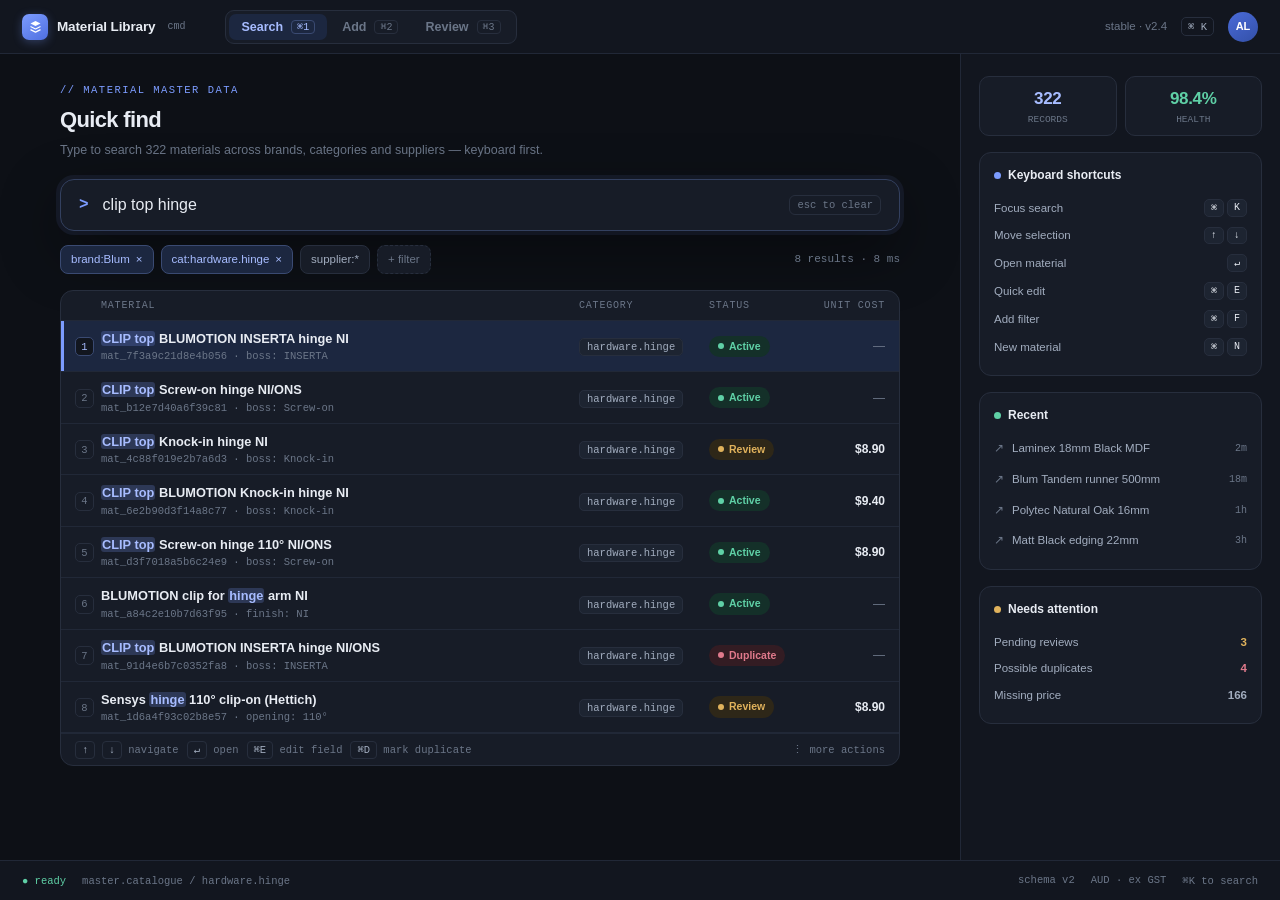
<file: ui-concepts/concept-c-command.html>
<!DOCTYPE html>
<html lang="en">
<head>
<meta charset="utf-8">
<meta name="viewport" content="width=device-width,initial-scale=1">
<title>Concept C — Command Bar</title>
<style>
:root{
  --bg:#0d1016; --bg-2:#12161f; --surface:#171c27; --surface-2:#1d2431;
  --line:#272e3d; --line-2:#212837;
  --ink:#e8ecf3; --ink-2:#a2adbf; --ink-3:#6b7688;
  --accent:#7c9cff; --accent-2:#a7bcff; --accent-soft:#1c2740;
  --mint:#5fd0a6; --mint-soft:#143029;
  --amber:#e0b25c; --amber-soft:#2e2718;
  --rose:#e07a8c; --rose-soft:#331c23;
  --mono:"SFMono-Regular",Consolas,"Liberation Mono",monospace;
  --shadow:0 20px 60px rgba(0,0,0,.45);
}
*{box-sizing:border-box}
html,body{margin:0;padding:0;height:100%;background:var(--bg)}
body{font:13.5px/1.45 Inter,-apple-system,"Segoe UI",Roboto,Arial,sans-serif;-webkit-font-smoothing:antialiased;color:var(--ink);overflow:hidden}
.app{display:grid;grid-template-rows:54px minmax(0,1fr) 40px;height:100vh;width:100vw}

/* top */
.top{display:flex;align-items:center;gap:16px;padding:0 22px;border-bottom:1px solid var(--line-2);background:var(--bg-2)}
.brand{display:flex;align-items:center;gap:9px}
.logo{width:26px;height:26px;border-radius:7px;background:linear-gradient(145deg,#7c9cff,#4f6fe0);display:grid;place-items:center;box-shadow:0 2px 10px rgba(124,156,255,.3)}
.logo svg{width:15px;height:15px}
.brand b{font-size:13.5px;letter-spacing:-.01em}
.brand small{font:10px var(--mono);color:var(--ink-3);margin-left:3px}
.modes{display:flex;gap:3px;margin-left:24px;background:var(--surface);border:1px solid var(--line);border-radius:9px;padding:3px}
.mode{display:flex;align-items:center;gap:8px;border:0;background:none;color:var(--ink-3);padding:6px 12px;border-radius:7px;font-size:12.5px;font-weight:600;cursor:pointer}
.mode.active{background:var(--accent-soft);color:var(--accent-2)}
.mode .kbd{font:10px var(--mono);border:1px solid var(--line);border-radius:4px;padding:0 5px;color:var(--ink-3)}
.mode.active .kbd{border-color:#3a4a72;color:var(--accent-2)}
.top .right{margin-left:auto;display:flex;align-items:center;gap:14px;color:var(--ink-3);font-size:11.5px}
.top .right .k{font:10.5px var(--mono);border:1px solid var(--line);border-radius:5px;padding:2px 6px;color:var(--ink-2)}
.avatar{width:30px;height:30px;border-radius:50%;background:linear-gradient(145deg,#4a6bd8,#3350a8);color:#fff;display:grid;place-items:center;font-weight:700;font-size:11px}

/* body */
.body{display:grid;grid-template-columns:minmax(0,1fr) 320px;min-height:0}
.stage{overflow:hidden;padding:30px 40px;display:flex;flex-direction:column;align-items:center}
.stage-inner{width:100%;max-width:840px;display:flex;flex-direction:column;min-height:0}
.eyebrow{font:10.5px var(--mono);letter-spacing:.14em;text-transform:uppercase;color:var(--accent);margin-bottom:8px}
.hero-title{font-size:22px;font-weight:700;letter-spacing:-.03em;margin:0}
.hero-sub{color:var(--ink-3);font-size:12.5px;margin:5px 0 0}

/* command input */
.cmd{display:flex;align-items:center;gap:12px;margin-top:20px;background:var(--surface);border:1px solid #33405f;border-radius:14px;padding:15px 18px;box-shadow:0 0 0 4px rgba(124,156,255,.08),var(--shadow)}
.cmd .prompt{font:16px var(--mono);color:var(--accent);font-weight:700}
.cmd input{border:0;outline:0;background:transparent;color:var(--ink);font-size:16px;flex:1;min-width:0}
.cmd input::selection{background:var(--accent-soft)}
.cmd .esc{font:10.5px var(--mono);border:1px solid var(--line);border-radius:6px;padding:3px 7px;color:var(--ink-3)}

/* filters */
.filters{display:flex;align-items:center;gap:7px;margin-top:14px;flex-wrap:wrap}
.fchip{display:flex;align-items:center;gap:6px;background:var(--surface);border:1px solid var(--line);border-radius:8px;padding:5px 10px;font-size:11.5px;color:var(--ink-2);cursor:pointer}
.fchip.on{background:var(--accent-soft);border-color:#3a4a72;color:var(--accent-2)}
.fchip .x{color:var(--ink-3)}
.fchip.on .x{color:var(--accent-2)}
.fchip.add{border-style:dashed;color:var(--ink-3)}
.fcount{margin-left:auto;font:11px var(--mono);color:var(--ink-3)}

/* results */
.results{margin-top:16px;background:var(--surface);border:1px solid var(--line);border-radius:13px;overflow:hidden;flex:1;min-height:0;display:flex;flex-direction:column}
.rhead{display:flex;align-items:center;padding:9px 14px;border-bottom:1px solid var(--line-2);font:10px var(--mono);letter-spacing:.08em;text-transform:uppercase;color:var(--ink-3)}
.rhead .c1{width:26px}
.rhead .c2{flex:1}
.rhead .c3{width:130px}
.rhead .c4{width:96px}
.rhead .c5{width:80px;text-align:right}
.row{display:flex;align-items:center;padding:9px 14px;border-bottom:1px solid var(--line-2);gap:0;cursor:pointer}
.row:last-child{border-bottom:0}
.row:hover{background:var(--surface-2)}
.row.sel{background:var(--accent-soft);box-shadow:inset 3px 0 0 var(--accent)}
.row .c1{width:26px}
.row .key{display:inline-grid;place-items:center;width:19px;height:19px;border:1px solid var(--line);border-radius:5px;font:10.5px var(--mono);color:var(--ink-3)}
.row.sel .key{border-color:#3a4a72;color:var(--accent-2);background:var(--bg-2)}
.row .c2{flex:1;min-width:0}
.row .nm{font-size:12.8px;font-weight:600;color:var(--ink);white-space:nowrap;overflow:hidden;text-overflow:ellipsis}
.row .meta{font:10.5px var(--mono);color:var(--ink-3);margin-top:2px}
.row .nm mark{background:rgba(124,156,255,.22);color:var(--accent-2);border-radius:3px;padding:0 1px}
.row .c3{width:130px}
.row .c4{width:96px}
.row .c5{width:80px;text-align:right;font-variant-numeric:tabular-nums}
.tag{font:10.5px var(--mono);color:var(--ink-2);background:var(--surface-2);border:1px solid var(--line);border-radius:5px;padding:2px 7px}
.st{display:inline-flex;align-items:center;gap:5px;font-size:10.5px;font-weight:650;border-radius:20px;padding:3px 9px}
.st i{width:6px;height:6px;border-radius:50%;background:currentColor}
.st.ok{color:var(--mint);background:var(--mint-soft)}
.st.warn{color:var(--amber);background:var(--amber-soft)}
.st.rose{color:var(--rose);background:var(--rose-soft)}
.price{font-size:12px;font-weight:650;color:var(--ink);font-variant-numeric:tabular-nums}
.price.n{color:var(--ink-3);font-weight:500}
.rfoot{display:flex;align-items:center;gap:8px;padding:9px 14px;border-top:1px solid var(--line-2);font:10.5px var(--mono);color:var(--ink-3)}
.rfoot .kb{border:1px solid var(--line);border-radius:4px;padding:2px 6px;color:var(--ink-2)}

/* side */
.side{border-left:1px solid var(--line-2);background:var(--bg-2);padding:22px 18px;overflow:hidden}
.side h4{margin:0 0 12px;font:10px var(--mono);letter-spacing:.1em;text-transform:uppercase;color:var(--ink-3)}
.panel{background:var(--surface);border:1px solid var(--line);border-radius:12px;padding:14px;margin-bottom:16px}
.panel .pt{font-size:12px;font-weight:700;margin-bottom:10px;display:flex;align-items:center;gap:7px}
.panel .pt .d{width:7px;height:7px;border-radius:50%;background:var(--accent)}
.kbrow{display:flex;align-items:center;justify-content:space-between;padding:5px 0;font-size:11.5px;color:var(--ink-2)}
.kbrow .keys{display:flex;gap:3px}
.kbrow kbd{font:10px var(--mono);background:var(--surface-2);border:1px solid var(--line);border-radius:5px;padding:2px 6px;color:var(--ink);min-width:20px;text-align:center}
.recent{display:flex;flex-direction:column;gap:2px}
.recent a{display:flex;align-items:center;gap:8px;padding:6px 0;color:var(--ink-2);font-size:11.5px;text-decoration:none}
.recent a:hover{color:var(--accent-2)}
.recent a .tm{margin-left:auto;font:10px var(--mono);color:var(--ink-3)}
.recent a .ic{color:var(--ink-3)}
.quickstat{display:flex;gap:8px}
.quickstat .q{flex:1;background:var(--surface);border:1px solid var(--line);border-radius:10px;padding:10px;text-align:center}
.quickstat .q .v{font-size:17px;font-weight:750;letter-spacing:-.02em}
.quickstat .q .v.a{color:var(--accent-2)}
.quickstat .q .v.m{color:var(--mint)}
.quickstat .q .k{font:9.5px var(--mono);color:var(--ink-3);margin-top:2px}

/* statusbar */
.status{display:flex;align-items:center;gap:16px;padding:0 22px;border-top:1px solid var(--line-2);background:var(--bg-2);font:10.5px var(--mono);color:var(--ink-3)}
.status .b{color:var(--mint)}
.status .r{margin-left:auto;display:flex;gap:16px}

::-webkit-scrollbar{width:0;height:0}
</style>
</head>
<body>
<div class="app">

  <header class="top">
    <div class="brand">
      <div class="logo"><svg viewBox="0 0 24 24" fill="none"><path d="M4 7l8-4 8 4-8 4-8-4z" fill="#fff"/><path d="M4 12l8 4 8-4M4 17l8 4 8-4" stroke="#fff" stroke-width="1.8" stroke-linejoin="round"/></svg></div>
      <b>Material Library</b><small>cmd</small>
    </div>
    <div class="modes">
      <button class="mode active">Search <span class="kbd">⌘1</span></button>
      <button class="mode">Add <span class="kbd">⌘2</span></button>
      <button class="mode">Review <span class="kbd">⌘3</span></button>
    </div>
    <div class="right">
      <span>stable · v2.4</span>
      <span class="k">⌘ K</span>
      <div class="avatar">AL</div>
    </div>
  </header>

  <div class="body">
    <section class="stage">
      <div class="stage-inner">
        <div class="eyebrow">// material master data</div>
        <h1 class="hero-title">Quick find</h1>
        <p class="hero-sub">Type to search 322 materials across brands, categories and suppliers — keyboard first.</p>

        <div class="cmd">
          <span class="prompt">&gt;</span>
          <input value="clip top hinge" readonly>
          <span class="esc">esc to clear</span>
        </div>

        <div class="filters">
          <span class="fchip on">brand:Blum <span class="x">×</span></span>
          <span class="fchip on">cat:hardware.hinge <span class="x">×</span></span>
          <span class="fchip">supplier:*</span>
          <span class="fchip add">+ filter</span>
          <span class="fcount">8 results · 8 ms</span>
        </div>

        <div class="results">
          <div class="rhead">
            <span class="c1"></span>
            <span class="c2">Material</span>
            <span class="c3">Category</span>
            <span class="c4">Status</span>
            <span class="c5">Unit cost</span>
          </div>

          <div class="row sel">
            <span class="c1"><span class="key">1</span></span>
            <span class="c2"><div class="nm"><mark>CLIP top</mark> BLUMOTION INSERTA hinge NI</div><div class="meta">mat_7f3a9c21d8e4b056 · boss: INSERTA</div></span>
            <span class="c3"><span class="tag">hardware.hinge</span></span>
            <span class="c4"><span class="st ok"><i></i>Active</span></span>
            <span class="c5"><span class="price n">—</span></span>
          </div>
          <div class="row">
            <span class="c1"><span class="key">2</span></span>
            <span class="c2"><div class="nm"><mark>CLIP top</mark> Screw-on hinge NI/ONS</div><div class="meta">mat_b12e7d40a6f39c81 · boss: Screw-on</div></span>
            <span class="c3"><span class="tag">hardware.hinge</span></span>
            <span class="c4"><span class="st ok"><i></i>Active</span></span>
            <span class="c5"><span class="price n">—</span></span>
          </div>
          <div class="row">
            <span class="c1"><span class="key">3</span></span>
            <span class="c2"><div class="nm"><mark>CLIP top</mark> Knock-in hinge NI</div><div class="meta">mat_4c88f019e2b7a6d3 · boss: Knock-in</div></span>
            <span class="c3"><span class="tag">hardware.hinge</span></span>
            <span class="c4"><span class="st warn"><i></i>Review</span></span>
            <span class="c5"><span class="price">$8.90</span></span>
          </div>
          <div class="row">
            <span class="c1"><span class="key">4</span></span>
            <span class="c2"><div class="nm"><mark>CLIP top</mark> BLUMOTION Knock-in hinge NI</div><div class="meta">mat_6e2b90d3f14a8c77 · boss: Knock-in</div></span>
            <span class="c3"><span class="tag">hardware.hinge</span></span>
            <span class="c4"><span class="st ok"><i></i>Active</span></span>
            <span class="c5"><span class="price">$9.40</span></span>
          </div>
          <div class="row">
            <span class="c1"><span class="key">5</span></span>
            <span class="c2"><div class="nm"><mark>CLIP top</mark> Screw-on hinge 110° NI/ONS</div><div class="meta">mat_d3f7018a5b6c24e9 · boss: Screw-on</div></span>
            <span class="c3"><span class="tag">hardware.hinge</span></span>
            <span class="c4"><span class="st ok"><i></i>Active</span></span>
            <span class="c5"><span class="price">$8.90</span></span>
          </div>
          <div class="row">
            <span class="c1"><span class="key">6</span></span>
            <span class="c2"><div class="nm">BLUMOTION clip for <mark>hinge</mark> arm NI</div><div class="meta">mat_a84c2e10b7d63f95 · finish: NI</div></span>
            <span class="c3"><span class="tag">hardware.hinge</span></span>
            <span class="c4"><span class="st ok"><i></i>Active</span></span>
            <span class="c5"><span class="price n">—</span></span>
          </div>
          <div class="row">
            <span class="c1"><span class="key">7</span></span>
            <span class="c2"><div class="nm"><mark>CLIP top</mark> BLUMOTION INSERTA hinge NI/ONS</div><div class="meta">mat_91d4e6b7c0352fa8 · boss: INSERTA</div></span>
            <span class="c3"><span class="tag">hardware.hinge</span></span>
            <span class="c4"><span class="st rose"><i></i>Duplicate</span></span>
            <span class="c5"><span class="price n">—</span></span>
          </div>
          <div class="row">
            <span class="c1"><span class="key">8</span></span>
            <span class="c2"><div class="nm">Sensys <mark>hinge</mark> 110° clip-on (Hettich)</div><div class="meta">mat_1d6a4f93c02b8e57 · opening: 110°</div></span>
            <span class="c3"><span class="tag">hardware.hinge</span></span>
            <span class="c4"><span class="st warn"><i></i>Review</span></span>
            <span class="c5"><span class="price">$8.90</span></span>
          </div>

          <div class="rfoot">
            <span><span class="kb">↑</span> <span class="kb">↓</span> navigate</span>
            <span><span class="kb">↵</span> open</span>
            <span><span class="kb">⌘E</span> edit field</span>
            <span><span class="kb">⌘D</span> mark duplicate</span>
            <span style="margin-left:auto">⋮ more actions</span>
          </div>
        </div>
      </div>
    </section>

    <aside class="side">
      <div class="quickstat">
        <div class="q"><div class="v a">322</div><div class="k">RECORDS</div></div>
        <div class="q"><div class="v m">98.4%</div><div class="k">HEALTH</div></div>
      </div>

      <div class="panel" style="margin-top:16px">
        <div class="pt"><span class="d"></span>Keyboard shortcuts</div>
        <div class="kbrow"><span>Focus search</span><span class="keys"><kbd>⌘</kbd><kbd>K</kbd></span></div>
        <div class="kbrow"><span>Move selection</span><span class="keys"><kbd>↑</kbd><kbd>↓</kbd></span></div>
        <div class="kbrow"><span>Open material</span><span class="keys"><kbd>↵</kbd></span></div>
        <div class="kbrow"><span>Quick edit</span><span class="keys"><kbd>⌘</kbd><kbd>E</kbd></span></div>
        <div class="kbrow"><span>Add filter</span><span class="keys"><kbd>⌘</kbd><kbd>F</kbd></span></div>
        <div class="kbrow"><span>New material</span><span class="keys"><kbd>⌘</kbd><kbd>N</kbd></span></div>
      </div>

      <div class="panel">
        <div class="pt"><span class="d" style="background:var(--mint)"></span>Recent</div>
        <div class="recent">
          <a href="#"><span class="ic">↗</span> Laminex 18mm Black MDF <span class="tm">2m</span></a>
          <a href="#"><span class="ic">↗</span> Blum Tandem runner 500mm <span class="tm">18m</span></a>
          <a href="#"><span class="ic">↗</span> Polytec Natural Oak 16mm <span class="tm">1h</span></a>
          <a href="#"><span class="ic">↗</span> Matt Black edging 22mm <span class="tm">3h</span></a>
        </div>
      </div>

      <div class="panel">
        <div class="pt"><span class="d" style="background:var(--amber)"></span>Needs attention</div>
        <div class="kbrow"><span>Pending reviews</span><span><b style="color:var(--amber)">3</b></span></div>
        <div class="kbrow"><span>Possible duplicates</span><span><b style="color:var(--rose)">4</b></span></div>
        <div class="kbrow"><span>Missing price</span><span><b>166</b></span></div>
      </div>
    </aside>
  </div>

  <footer class="status">
    <span class="b">● ready</span>
    <span>master.catalogue / hardware.hinge</span>
    <div class="r">
      <span>schema v2</span>
      <span>AUD · ex GST</span>
      <span>⌘K to search</span>
    </div>
  </footer>

</div>
</body>
</html>
</file>
<file: prototype/styles.css>
/* ============================================================
   Material Library — UNIFIED DESIGN SYSTEM
   Warm neutral base + indigo accent. Shared by Admin & Browse.
   Change values here to restyle the entire app.
   ============================================================ */
:root{
  /* surfaces (warm) */
  --bg:#f6f4f0; --panel:#fffdfa; --panel-2:#faf7f2; --panel-3:#f2ede5;
  --line:#e8e1d6; --line-2:#efe9df;
  /* ink */
  --ink:#26221c; --ink-2:#6b6458; --ink-3:#9d9487;
  /* accent (indigo) */
  --accent:#4f46e5; --accent-d:#4338ca; --accent-soft:#eef0ff; --accent-line:#d5d8ff;
  /* semantic */
  --ok:#12805c; --ok-soft:#e6f4ee;
  --warn:#a9670f; --warn-soft:#fbefda;
  --danger:#c0455f; --danger-soft:#fbe9ee;
  --teal:#0e8a7a;
  /* effects */
  --shadow:0 1px 2px rgba(38,34,28,.04),0 8px 26px rgba(38,34,28,.06);
  --shadow-lg:0 18px 50px rgba(38,34,28,.16);
  --mono:"SFMono-Regular",Consolas,"Liberation Mono",monospace;
}
*{box-sizing:border-box}
html,body{margin:0;padding:0;height:100%;background:var(--bg)}
body{font:13.5px/1.45 Inter,-apple-system,"Segoe UI",Roboto,Arial,sans-serif;-webkit-font-smoothing:antialiased;color:var(--ink);overflow:hidden}
button{font:inherit;cursor:pointer}
input,select{font:inherit;color:var(--ink)}
::-webkit-scrollbar{width:8px;height:8px}
::-webkit-scrollbar-thumb{background:#d8d1c5;border-radius:8px}
::-webkit-scrollbar-track{background:transparent}

/* ============ shared atoms ============ */
.kbd{font:10.5px var(--mono);border:1px solid var(--line);background:#fff;border-radius:5px;padding:1px 6px;color:var(--ink-2)}
.btn{border:1px solid var(--line);background:#fff;color:var(--ink-2);padding:8px 13px;border-radius:9px;font-size:12.5px;font-weight:600;display:inline-flex;align-items:center;gap:7px;white-space:nowrap}
.btn:hover{border-color:#cfc6b8;color:var(--ink)}
.btn svg{width:15px;height:15px}
.btn.primary{background:var(--accent);border-color:var(--accent);color:#fff;box-shadow:0 3px 10px rgba(79,70,229,.25)}
.btn.primary:hover{background:var(--accent-d)}
.btn.ghost{background:transparent;border-color:transparent}
.btn:disabled{opacity:.5;cursor:not-allowed}
.badge{display:inline-flex;align-items:center;gap:5px;font-size:10.5px;font-weight:700;border-radius:20px;padding:3px 9px;white-space:nowrap}
.badge i{width:6px;height:6px;border-radius:50%;background:currentColor}
.badge.ok{color:var(--ok);background:var(--ok-soft)}
.badge.warn{color:var(--warn);background:var(--warn-soft)}
.badge.danger{color:var(--danger);background:var(--danger-soft)}
.tag{display:inline-block;background:var(--panel-3);color:var(--ink-2);border-radius:6px;padding:3px 8px;font-size:10.5px;white-space:nowrap}
.mono{font-family:var(--mono)}

/* ============ material swatches (content colour) ============ */
.swatch{position:relative;overflow:hidden;border-radius:8px;flex:none;border:1px solid rgba(0,0,0,.07)}
.swatch:after{content:"";position:absolute;inset:0;background:linear-gradient(180deg,rgba(255,255,255,.12),rgba(0,0,0,.06))}
.sw-wood-oak{background:repeating-linear-gradient(96deg,#c9a878 0,#c9a878 2px,#d6b98c 5px,#b89768 10px,#dcc099 12px)}
.sw-wood-walnut{background:repeating-linear-gradient(94deg,#6b4426 0,#6b4426 3px,#7d5230 6px,#5c3a1f 11px,#845833 13px)}
.sw-wood-black{background:repeating-linear-gradient(98deg,#37342f 0,#37342f 3px,#45413a 7px,#302d28 11px)}
.sw-metal-nickel{background:linear-gradient(135deg,#e6eaee,#aab2bd 45%,#d7dce2 70%,#9aa4b0)}
.sw-metal-dark{background:linear-gradient(135deg,#cfd4da,#7f8a97)}
.sw-edging-black{background:repeating-linear-gradient(90deg,#24272c 0,#24272c 6px,#383c43 7px)}
.sw-white{background:linear-gradient(135deg,#fdfdfc,#eae7e0)}
.sw-particle{background:repeating-linear-gradient(45deg,#d9c39a 0,#d9c39a 2px,#cbb17f 4px)}
.sw-adhesive{background:linear-gradient(135deg,#e8d9b8,#c9a86a)}
.sw-screw{background:repeating-linear-gradient(90deg,#b9c0c8 0,#b9c0c8 3px,#8e97a1 5px)}

/* ============ APP SHELL ============ */
#app{display:grid;grid-template-rows:56px minmax(0,1fr);height:100vh;width:100vw}

/* topbar */
.topbar{display:flex;align-items:center;gap:18px;padding:0 20px;background:var(--panel);border-bottom:1px solid var(--line);z-index:20}
.brand{display:flex;align-items:center;gap:9px;flex:none}
.logo{width:30px;height:30px;border-radius:9px;background:linear-gradient(145deg,#6366f1,#4338ca);display:grid;place-items:center;box-shadow:0 3px 10px rgba(79,70,229,.35)}
.logo svg{width:18px;height:18px}
.brand b{font-size:14px;letter-spacing:-.02em}
.modeSwitch{display:flex;gap:3px;background:var(--panel-3);border-radius:10px;padding:3px;margin-left:8px}
.modeSwitch button{border:0;background:transparent;color:var(--ink-2);padding:7px 15px;border-radius:8px;font-size:12.5px;font-weight:600;display:flex;align-items:center;gap:7px}
.modeSwitch button svg{width:15px;height:15px}
.modeSwitch button.active{background:#fff;color:var(--accent-d);box-shadow:0 1px 4px rgba(38,34,28,.1)}
.topsearch{display:flex;align-items:center;gap:9px;width:min(420px,30vw);background:var(--panel-2);border:1px solid var(--line);border-radius:9px;padding:7px 11px;color:var(--ink-3)}
.topsearch svg{width:15px;height:15px;flex:none}
.topsearch input{border:0;outline:0;background:transparent;flex:1;min-width:0;font-size:13px;color:var(--ink)}
.topnav{display:flex;gap:2px;margin-left:auto}
.topnav a{color:var(--ink-2);text-decoration:none;padding:7px 12px;border-radius:8px;font-size:12.5px;font-weight:600}
.topnav a.active{background:var(--accent-soft);color:var(--accent-d)}
.topnav a .nb{background:var(--danger);color:#fff;font-size:10px;border-radius:9px;padding:1px 6px;margin-left:4px}
.iconbtn{width:34px;height:34px;border:1px solid var(--line);background:#fff;border-radius:9px;display:grid;place-items:center;color:var(--ink-2);position:relative}
.iconbtn svg{width:17px;height:17px}
.iconbtn .dot{position:absolute;top:6px;right:7px;width:6px;height:6px;border-radius:50%;background:var(--danger);border:1.5px solid #fff}
.avatar{width:34px;height:34px;border-radius:50%;background:linear-gradient(145deg,#c98a5e,#a25f36);color:#fff;display:grid;place-items:center;font-weight:700;font-size:12px}

/* mode panes */
.pane{display:none;min-height:0}
.pane.active{height:100%}

/* ============================================================
   ADMIN WORKSPACE
   ============================================================ */
.admin{grid-template-columns:60px 236px minmax(0,1fr) 372px;grid-template-rows:minmax(0,1fr) 44px;height:100%}
.admin.active{display:grid}
.rail{grid-column:1;grid-row:1;background:var(--panel-2);border-right:1px solid var(--line);display:flex;flex-direction:column;align-items:center;gap:6px;padding-top:14px}
.rail a{width:40px;height:40px;border-radius:10px;display:grid;place-items:center;color:var(--ink-3)}
.rail a.active{background:var(--accent-soft);color:var(--accent-d)}
.rail a svg{width:19px;height:19px}
.rail .sp{flex:1}
.sidebar{grid-column:2;grid-row:1;background:var(--panel);border-right:1px solid var(--line);overflow-y:auto;padding:16px 14px}
.side-head{display:flex;align-items:center;justify-content:space-between;margin-bottom:12px}
.side-head h3{margin:0;font-size:11px;text-transform:uppercase;letter-spacing:.08em;color:var(--ink-3)}
.side-head button{border:0;background:none;color:var(--accent);font-size:11.5px;font-weight:600}
.fgroup{margin-bottom:16px}
.fgroup h4{margin:0 0 6px;font-size:11.5px;color:var(--ink-2);font-weight:700;display:flex;justify-content:space-between}
.facet{display:flex;align-items:center;gap:8px;padding:5px 7px;border-radius:7px;color:var(--ink-2);font-size:12px;cursor:pointer;user-select:none}
.facet:hover{background:var(--panel-3)}
.facet.on{background:var(--accent-soft);color:var(--accent-d);font-weight:600}
.facet .cb{width:14px;height:14px;border:1.5px solid #c7bfb2;border-radius:4px;flex:none;display:grid;place-items:center}
.facet.on .cb{background:var(--accent);border-color:var(--accent)}
.facet.on .cb svg{width:10px;height:10px}
.facet .nm{flex:1;white-space:nowrap;overflow:hidden;text-overflow:ellipsis}
.facet .ct{color:var(--ink-3);font-variant-numeric:tabular-nums;font-size:11px}

.adminMain{grid-column:3;grid-row:1;overflow:hidden;display:flex;flex-direction:column;background:var(--panel-2)}
.pagehead{display:flex;align-items:flex-start;gap:14px;padding:18px 22px 12px}
.pagehead h1{margin:0;font-size:20px;letter-spacing:-.025em}
.pagehead p{margin:3px 0 0;color:var(--ink-3);font-size:12px}
.health{display:flex;gap:8px;margin-left:auto;align-items:center}
.metric{background:#fff;border:1px solid var(--line);border-radius:10px;padding:7px 11px;display:flex;flex-direction:column;gap:1px;min-width:92px}
.metric .k{font-size:10px;text-transform:uppercase;letter-spacing:.05em;color:var(--ink-3)}
.metric .v{font-size:16px;font-weight:750;letter-spacing:-.02em}
.metric .v.good{color:var(--ok)}
.toolrow{padding:0 22px 10px;display:flex;align-items:center;gap:9px;flex-wrap:wrap}
.search{display:flex;align-items:center;gap:9px;flex:1;min-width:220px;background:#fff;border:1px solid var(--line);border-radius:9px;padding:8px 11px}
.search svg{width:15px;height:15px;color:var(--ink-3)}
.search input{border:0;outline:0;flex:1;min-width:0;font-size:13px;background:transparent}
.seg{display:flex;background:#fff;border:1px solid var(--line);border-radius:9px;padding:2px}
.seg button{border:0;background:none;padding:6px 9px;border-radius:7px;color:var(--ink-3);font-size:12px;font-weight:600;display:flex;gap:6px;align-items:center}
.seg button svg{width:14px;height:14px}
.seg button.on{background:var(--accent-soft);color:var(--accent-d)}
.sortsel{border:1px solid var(--line);background:#fff;border-radius:9px;padding:8px 10px;color:var(--ink-2);font-size:12.5px;font-weight:600}
.chips{padding:0 22px 10px;display:flex;align-items:center;gap:7px;flex-wrap:wrap;min-height:28px}
.chip{display:inline-flex;align-items:center;gap:6px;background:var(--accent-soft);border:1px solid var(--accent-line);color:var(--accent-d);border-radius:20px;padding:4px 7px 4px 11px;font-size:11.5px;font-weight:600}
.chip .x{cursor:pointer;display:grid;place-items:center}
.chip .x svg{width:12px;height:12px}
.chip.add{border-style:dashed;background:#fff;color:var(--ink-3);padding:4px 11px;cursor:pointer}
.tablewrap{margin:0 22px;background:#fff;border:1px solid var(--line);border-radius:12px;box-shadow:var(--shadow);overflow:hidden;display:flex;flex-direction:column;min-height:0;flex:1}
.tbar{display:flex;align-items:center;gap:8px;padding:9px 13px;border-bottom:1px solid var(--line-2)}
.tbar .cnt{font-size:12px;color:var(--ink-2)}
.tbar .cnt b{color:var(--ink)}
.tbar .sel{margin-left:6px;background:var(--accent-soft);color:var(--accent-d);border-radius:16px;padding:3px 10px;font-size:11px;font-weight:700;display:none}
.tbar .sel.show{display:inline-block}
.tbar .r{margin-left:auto;display:flex;gap:7px}
.tbar .mini{border:1px solid var(--line);background:#fff;border-radius:7px;padding:5px 9px;font-size:11.5px;color:var(--ink-2);font-weight:600}
.tableScroll{overflow:auto;flex:1;min-height:0}
table{width:100%;border-collapse:collapse;font-size:12.5px}
thead th{background:var(--panel-2);text-align:left;font-size:10px;text-transform:uppercase;letter-spacing:.05em;color:var(--ink-3);font-weight:700;padding:9px 12px;border-bottom:1px solid var(--line);white-space:nowrap;position:sticky;top:0;z-index:1}
tbody td{padding:9px 12px;border-bottom:1px solid var(--line-2);white-space:nowrap;color:var(--ink-2);vertical-align:middle}
tbody tr{cursor:pointer}
tbody tr:hover{background:var(--panel-2)}
tbody tr.sel{background:var(--accent-soft)}
tbody tr.sel td:first-child{box-shadow:inset 3px 0 0 var(--accent)}
.cb2{width:15px;height:15px;border:1.5px solid #c7bfb2;border-radius:4px;display:inline-block;position:relative;cursor:pointer}
tr.sel .cb2{background:var(--accent);border-color:var(--accent)}
tr.sel .cb2:after{content:"";position:absolute;left:4px;top:1px;width:4px;height:8px;border:solid #fff;border-width:0 2px 2px 0;transform:rotate(45deg)}
.mat{display:flex;align-items:center;gap:10px;min-width:0}
.mat .swatch{width:33px;height:33px;border-radius:8px}
.mat .txt{min-width:0}
.mat .nm{font-weight:650;color:var(--ink);font-size:12.5px;white-space:nowrap;overflow:hidden;text-overflow:ellipsis;max-width:290px}
.mat .uid{font:10px var(--mono);color:var(--ink-3);margin-top:1px}
.price{font-variant-numeric:tabular-nums;font-weight:700;color:var(--ink)}
.price small{color:var(--ink-3);font-weight:500;font-size:11px}
.price.na{color:var(--ink-3);font-weight:500}
.conf{display:flex;align-items:center;gap:6px;font-variant-numeric:tabular-nums;font-size:11.5px}
.conf .bar{width:40px;height:5px;border-radius:3px;background:var(--panel-3);overflow:hidden}
.conf .bar i{display:block;height:100%;background:var(--teal);border-radius:3px}
.pager{display:flex;align-items:center;justify-content:flex-end;gap:6px;padding:9px 13px;border-top:1px solid var(--line-2);color:var(--ink-3);font-size:11px}
.pager button{border:1px solid var(--line);background:#fff;border-radius:6px;padding:3px 9px;color:var(--ink-2)}
.pager button.on{background:var(--accent);color:#fff;border-color:var(--accent)}

/* detail panel (admin) */
.detail{grid-column:4;grid-row:1;background:#fff;border-left:1px solid var(--line);overflow-y:auto;display:flex;flex-direction:column}
.dhead{display:flex;align-items:center;gap:8px;padding:12px 16px;border-bottom:1px solid var(--line);position:sticky;top:0;background:#fff;z-index:1}
.dhead b{font-size:12.5px}
.dhead .x{margin-left:auto;border:0;background:none;color:var(--ink-3);font-size:18px;line-height:1}
.dbody{padding:16px;flex:1}
.dhero{display:flex;gap:12px;align-items:flex-start}
.dhero .swatch{width:52px;height:52px;border-radius:10px}
.dhero h2{margin:0;font-size:15px;letter-spacing:-.02em;line-height:1.3;word-break:break-word}
.dhero .u{font:10.5px var(--mono);color:var(--ink-3);margin-top:3px}
.dhero .badges{display:flex;gap:5px;margin-top:8px;flex-wrap:wrap}
.dtabs{display:flex;gap:16px;border-bottom:1px solid var(--line);margin:16px 0 0;overflow-x:auto}
.dtabs a{font-size:12px;color:var(--ink-3);padding:8px 0;text-decoration:none;border-bottom:2px solid transparent;font-weight:600;cursor:pointer;white-space:nowrap}
.dtabs a.active{color:var(--accent-d);border-color:var(--accent)}
.sec{margin-top:16px}
.sec h4{margin:0 0 9px;font-size:10.5px;text-transform:uppercase;letter-spacing:.07em;color:var(--ink-3)}
.kv{display:grid;grid-template-columns:88px 1fr;gap:8px 10px;font-size:12px}
.kv .k{color:var(--ink-3)}
.kv .v{color:var(--ink);font-weight:600}
.vgroup{display:flex;gap:6px;flex-wrap:wrap}
.vgroup .vchip{border:1px solid var(--line);border-radius:7px;padding:5px 9px;font-size:11.5px;color:var(--ink-2)}
.vgroup .vchip b{color:var(--ink-3);font-weight:500}
.pricebox{background:var(--panel-2);border:1px solid var(--line);border-radius:10px;padding:11px 12px;display:flex;align-items:flex-end;justify-content:space-between}
.pricebox .lbl{font-size:11px;color:var(--ink-3)}
.pricebox .amt{font-size:20px;font-weight:750;letter-spacing:-.03em}
.pricebox .amt small{font-size:11px;color:var(--ink-3);font-weight:500}
.timeline{border-left:1.5px solid var(--line);margin-left:5px;padding-left:14px;display:flex;flex-direction:column;gap:11px;position:relative}
.timeline div{position:relative;font-size:11.5px;color:var(--ink-2)}
.timeline div:before{content:"";position:absolute;left:-19px;top:4px;width:8px;height:8px;border-radius:50%;background:#fff;border:2px solid var(--teal)}
.timeline div span{color:var(--ink-3)}
.dfoot{padding:12px 16px;border-top:1px solid var(--line);display:flex;gap:8px;position:sticky;bottom:0;background:#fff}
.dfoot .btn{flex:1;justify-content:center}

/* staging bar (admin) */
.stagebar{grid-column:1/5;grid-row:2;background:#26221c;color:#e6e0d6;display:flex;align-items:center;gap:12px;padding:0 18px;font-size:12px}
.stagebar .pill{background:rgba(255,255,255,.1);border-radius:6px;padding:3px 9px;font-weight:700;color:#fff}
.stagebar .acts{margin-left:auto;display:flex;gap:8px}
.stagebar .acts button{border:1px solid rgba(255,255,255,.18);background:transparent;color:#e6e0d6;border-radius:7px;padding:5px 12px;font-size:11.5px;font-weight:600}
.stagebar .acts button.go{background:var(--accent);border-color:var(--accent);color:#fff}

/* ============================================================
   BROWSE GALLERY
   ============================================================ */
.browse{display:none;flex-direction:column;height:100%;overflow:hidden}
.browse.active{display:flex}
.bmain{flex:1;min-height:0;display:flex;flex-direction:column;overflow:hidden}
.hero{flex:none;padding:20px 26px 12px;display:flex;align-items:flex-end;gap:16px}
.hero h1{margin:0;font-size:23px;letter-spacing:-.03em;font-weight:750}
.hero p{margin:4px 0 0;color:var(--ink-3);font-size:12.5px}
.hero .stats{margin-left:auto;display:flex;gap:8px}
.stat{background:var(--panel);border:1px solid var(--line);border-radius:11px;padding:8px 14px;text-align:center;min-width:84px}
.stat .v{font-size:17px;font-weight:750;letter-spacing:-.02em}
.stat .k{font-size:9.5px;text-transform:uppercase;letter-spacing:.06em;color:var(--ink-3);margin-top:1px}
.cats{flex:none;display:flex;gap:8px;padding:0 26px 12px;overflow-x:auto}
.cat{display:flex;align-items:center;gap:8px;background:var(--panel);border:1px solid var(--line);border-radius:12px;padding:8px 13px;font-size:12.5px;font-weight:600;color:var(--ink-2);white-space:nowrap;cursor:pointer}
.cat .ic{width:25px;height:25px;border-radius:8px;display:grid;place-items:center;font-size:13px}
.cat.on{border-color:var(--accent);background:var(--accent-soft);color:var(--accent-d);box-shadow:0 0 0 1px var(--accent)}
.cat .n{color:var(--ink-3);font-size:11px}
.cat.on .n{color:var(--accent-d)}
.btools{flex:none;display:flex;align-items:center;gap:9px;padding:0 26px 12px;flex-wrap:wrap}
.btools .res{font-size:12.5px;color:var(--ink-2)}
.btools .res b{color:var(--ink)}
.btools .seg,.btools .sortsel{margin-left:0}
.btools .spacer{flex:1}
.gallery{flex:1;min-height:0;padding:0 26px 20px;overflow-y:auto;display:grid;grid-template-columns:repeat(auto-fill,minmax(230px,1fr));gap:14px;align-content:start;grid-auto-rows:max-content}
.card{background:var(--panel);border:1px solid var(--line);border-radius:15px;overflow:hidden;box-shadow:var(--shadow);cursor:pointer;transition:transform .15s,box-shadow .15s}
.card:hover{transform:translateY(-2px);box-shadow:0 12px 30px rgba(38,34,28,.1)}
.card.sel{border-color:var(--accent);box-shadow:0 0 0 2px var(--accent),var(--shadow)}
.card .swatch{height:96px;width:100%;border-radius:0;border:0}
.card .swatch .badge{position:absolute;top:9px;left:9px;z-index:2;background:rgba(255,255,255,.92);border-radius:20px;padding:3px 9px;font-size:10px;font-weight:700;color:var(--ink)}
.card .fav{position:absolute;top:8px;right:9px;z-index:2;width:26px;height:26px;border-radius:50%;background:rgba(255,255,255,.92);display:grid;place-items:center;color:var(--ink-3)}
.card .fav.on{color:var(--danger)}
.card .fav svg{width:14px;height:14px}
.cbody{padding:10px 12px 11px}
.cbody .br{font-size:9.5px;letter-spacing:.1em;text-transform:uppercase;color:var(--accent);font-weight:750}
.cbody h3{margin:3px 0 0;font-size:12.5px;font-weight:700;line-height:1.3;min-height:32px;word-break:break-word}
.cmeta{display:flex;gap:5px;margin-top:8px;flex-wrap:wrap}
.cmeta .v{font-size:10px;background:var(--panel-3);border-radius:6px;padding:3px 7px;color:var(--ink-2)}
.cfoot{display:flex;align-items:flex-end;justify-content:space-between;margin-top:10px;padding-top:9px;border-top:1px solid var(--line-2)}
.cfoot .p{font-size:14px;font-weight:750;letter-spacing:-.02em}
.cfoot .p small{font-size:10px;color:var(--ink-3);font-weight:500}
.cfoot .p.na{font-size:11px;color:var(--ink-3);font-weight:500}
.cfoot .st{font-size:10px;font-weight:650;display:flex;align-items:center;gap:4px;color:var(--ok)}
.cfoot .st i{width:6px;height:6px;border-radius:50%;background:currentColor}
.cfoot .st.warn{color:var(--warn)}
.cfoot .st.danger{color:var(--danger)}
.sheet{position:fixed;top:0;right:0;height:100vh;width:418px;max-width:92vw;background:var(--panel);border-left:1px solid var(--line);box-shadow:var(--shadow-lg);z-index:30;display:none;flex-direction:column;transform:translateX(100%);transition:transform .22s}
.sheet.open{display:flex;transform:translateX(0)}
.sh-head{display:flex;align-items:center;padding:14px 18px;border-bottom:1px solid var(--line)}
.sh-head b{font-size:12.5px}
.sh-head .x{margin-left:auto;border:0;background:none;color:var(--ink-3);font-size:20px;cursor:pointer;line-height:1}
.sh-body{padding:18px;flex:1;overflow-y:auto}
.bigsw{height:150px;border-radius:14px;position:relative;overflow:hidden;margin-bottom:16px}
.bigsw .tagn{position:absolute;bottom:10px;left:12px;z-index:2;color:#fff;font-weight:700;font-size:13px;text-shadow:0 1px 5px rgba(0,0,0,.55)}
.sh-body h2{margin:0 0 3px;font-size:18px;letter-spacing:-.025em;line-height:1.3}
.sh-body .u{font:10.5px var(--mono);color:var(--ink-3)}
.pillrow{display:flex;gap:6px;margin-top:10px;flex-wrap:wrap}
.sh-sec{margin-top:18px}
.sh-sec h4{margin:0 0 10px;font-size:10.5px;text-transform:uppercase;letter-spacing:.08em;color:var(--ink-3)}
.pricebig{background:var(--panel-2);border:1px solid var(--line);border-radius:12px;padding:13px 14px;display:flex;justify-content:space-between;align-items:center;margin-top:12px}
.pricebig .amt{font-size:22px;font-weight:750;letter-spacing:-.03em}
.pricebig .amt small{font-size:11px;color:var(--ink-3);font-weight:500}
.pricebig .lbl{font-size:11px;color:var(--ink-3);text-align:right}
.sh-foot{padding:14px 18px;border-top:1px solid var(--line);display:flex;gap:8px}
.sh-foot .btn{flex:1;justify-content:center}

/* ============================================================
   SIZE / REFERENCE PRICE / PRODUCT LINK (added for v2)
   ============================================================ */
.size-cell{font-size:12px;font-weight:600;color:var(--ink);font-variant-numeric:tabular-nums;white-space:nowrap}
.size-hero{font-size:16px;font-weight:750;letter-spacing:-.02em;color:var(--ink);background:var(--panel-2);border:1px solid var(--line);border-radius:10px;padding:11px 13px}
.price-ref{display:flex;align-items:center;justify-content:space-between;gap:10px;margin-top:10px;padding:8px 11px;background:repeating-linear-gradient(45deg,#faf8f3,#faf8f3 8px,#f6f2ea 8px,#f6f2ea 16px);border:1px dashed var(--line);border-radius:9px}
.price-ref .pr-lbl{font-size:10.5px;color:var(--ink-3);line-height:1.35}
.price-ref .pr-val{font-size:12px;font-weight:650;color:var(--ink-2);white-space:nowrap}
.card-size{font-size:12.5px;font-weight:700;color:var(--ink);font-variant-numeric:tabular-nums;overflow:hidden;text-overflow:ellipsis;white-space:nowrap;max-width:65%}
.product-link{display:flex;align-items:center;gap:11px;text-decoration:none;background:var(--panel-2);border:1px solid var(--line);border-radius:11px;padding:11px 12px;transition:.15s}
.product-link:hover{border-color:var(--accent);background:var(--accent-soft)}
.product-link .pl-ico{width:34px;height:34px;border-radius:9px;background:var(--accent-soft);color:var(--accent-d);display:grid;place-items:center;flex:none}
.product-link .pl-ico svg{width:17px;height:17px}
.product-link .pl-text{flex:1;min-width:0;display:flex;flex-direction:column}
.product-link .pl-text b{font-size:12.5px;color:var(--ink);overflow:hidden;text-overflow:ellipsis;white-space:nowrap}
.product-link .pl-text small{font-size:10.5px;color:var(--ink-3);margin-top:1px}
.product-link .pl-arrow{color:var(--accent);font-size:16px;font-weight:700}
.sheet-product .sec{margin-top:18px}
.sheet-product h4{margin:0 0 9px;font-size:10.5px;text-transform:uppercase;letter-spacing:.08em;color:var(--ink-3)}

/* toast */
.toast{position:fixed;bottom:24px;left:50%;transform:translateX(-50%) translateY(20px);background:#26221c;color:#fff;padding:11px 18px;border-radius:10px;font-size:12.5px;font-weight:600;box-shadow:var(--shadow-lg);opacity:0;pointer-events:none;transition:.25s;z-index:50}
.toast.show{opacity:1;transform:translateX(-50%) translateY(0)}

/* ============================================================
   MODALS — EDIT FORM & APPROVAL WORKFLOW
   ============================================================ */
.overlay{position:fixed;inset:0;background:rgba(38,34,28,.5);backdrop-filter:blur(2px);z-index:60;display:none;align-items:center;justify-content:center;padding:24px}
.overlay.open{display:flex}
.modal{position:fixed;top:50%;left:50%;transform:translate(-50%,-50%);z-index:61;background:var(--panel);border:1px solid var(--line);border-radius:16px;box-shadow:var(--shadow-lg);width:min(720px,96vw);max-height:90vh;display:none;flex-direction:column;overflow:hidden}
.modal.open{display:flex}
.modal.wide{width:min(1080px,97vw)}
.mhead{display:flex;align-items:center;gap:12px;padding:16px 20px;border-bottom:1px solid var(--line)}
.mhead .mi{width:36px;height:36px;border-radius:10px;background:var(--accent-soft);color:var(--accent-d);display:grid;place-items:center;flex:none}
.mhead .mi svg{width:19px;height:19px}
.mhead .mt b{font-size:15px;letter-spacing:-.02em;display:block}
.mhead .mt small{font-size:11.5px;color:var(--ink-3)}
.mhead .mx{margin-left:auto;border:1px solid var(--line);background:#fff;width:32px;height:32px;border-radius:8px;color:var(--ink-3);font-size:17px;line-height:1;display:grid;place-items:center}
.mbody{padding:20px;overflow-y:auto;flex:1}
.mfoot{display:flex;align-items:center;gap:9px;padding:14px 20px;border-top:1px solid var(--line);background:var(--panel-2)}
.mfoot .spacer{flex:1}
.mfoot .hint{font-size:11.5px;color:var(--ink-3)}

/* form */
.formSec{margin-bottom:20px}
.formSec > h4{margin:0 0 10px;font-size:10.5px;text-transform:uppercase;letter-spacing:.08em;color:var(--ink-3);display:flex;align-items:center;gap:8px}
.formSec > h4:after{content:"";flex:1;height:1px;background:var(--line-2)}
.grid2{display:grid;grid-template-columns:1fr 1fr;gap:12px}
.grid2 .full{grid-column:1/-1}
.field{display:flex;flex-direction:column;gap:5px}
.field label{font-size:11.5px;font-weight:650;color:var(--ink-2)}
.field label .req{color:var(--danger)}
.field input,.field select,.field textarea{border:1px solid var(--line);background:#fff;border-radius:8px;padding:8px 10px;font-size:12.5px;outline:0;color:var(--ink);width:100%}
.field textarea{resize:vertical;min-height:62px;line-height:1.5}
.field input:focus,.field select:focus,.field textarea:focus{border-color:var(--accent);box-shadow:0 0 0 3px var(--accent-soft)}
.field .fhint{font-size:10.5px;color:var(--ink-3)}
.field.err input,.field.err select{border-color:var(--danger);box-shadow:0 0 0 3px var(--danger-soft)}
.field .emsg{font-size:10.5px;color:var(--danger);display:none}
.field.err .emsg{display:block}
.vrow{display:grid;grid-template-columns:1fr 1fr 30px;gap:8px;margin-bottom:8px;align-items:center}
.vrow input{border:1px solid var(--line);border-radius:8px;padding:8px 10px;font-size:12.5px;outline:0;width:100%}
.vrow input:focus{border-color:var(--accent);box-shadow:0 0 0 3px var(--accent-soft)}
.vrow .rm{border:1px solid var(--line);background:#fff;border-radius:7px;height:34px;color:var(--ink-3);font-size:15px}
.vrow .rm:hover{color:var(--danger);border-color:var(--danger)}
.addRow{border:1px dashed var(--line);background:transparent;border-radius:8px;padding:7px 11px;font-size:11.5px;color:var(--accent);font-weight:650;width:100%}
.chgcount{font-size:11px;color:var(--accent-d);background:var(--accent-soft);border:1px solid var(--accent-line);border-radius:16px;padding:3px 10px;font-weight:650;display:none}
.chgcount.show{display:inline-block}

/* approval */
.revTabs{display:flex;gap:4px;border-bottom:1px solid var(--line);padding:0 20px;flex:none}
.revTabs button{border:0;background:none;padding:11px 13px;font-size:12.5px;font-weight:650;color:var(--ink-3);border-bottom:2px solid transparent}
.revTabs button.active{color:var(--accent-d);border-color:var(--accent)}
.revTabs button .n{font-size:10px;border-radius:9px;padding:1px 6px;margin-left:4px;background:var(--panel-3);color:var(--ink-2)}
.revTabs button.active .n{background:var(--accent-soft);color:var(--accent-d)}
.revBody{display:grid;grid-template-columns:330px minmax(0,1fr);min-height:0;flex:1}
.revList{border-right:1px solid var(--line);overflow-y:auto;background:var(--panel-2)}
.crItem{padding:12px 14px;border-bottom:1px solid var(--line);cursor:pointer;display:flex;gap:10px;align-items:flex-start}
.crItem:hover{background:#fff}
.crItem.active{background:#fff;box-shadow:inset 3px 0 0 var(--accent)}
.crItem .crcb{margin-top:2px;width:15px;height:15px;accent-color:var(--accent);flex:none}
.crItem .crmain{min-width:0;flex:1}
.crItem .crtitle{font-size:12.5px;font-weight:700;color:var(--ink);white-space:nowrap;overflow:hidden;text-overflow:ellipsis}
.crItem .crmeta{font-size:10.5px;color:var(--ink-3);margin-top:3px;display:flex;gap:6px;align-items:center;flex-wrap:wrap}
.crItem .badge{font-size:9.5px;padding:2px 7px}
.crItem .crsummary{display:flex;gap:7px;align-items:center;margin-top:6px;font-size:10px;color:var(--ink-3);flex-wrap:wrap}
.crItem .crsummary b{color:var(--ink-2);font-weight:650}
.crItem .crsummary .fldct{background:var(--panel-3);border-radius:5px;padding:2px 7px;color:var(--ink-2);font-weight:650}
.revDetail{padding:20px;overflow-y:auto}
.rdHead{display:flex;align-items:flex-start;gap:12px;margin-bottom:16px}
.rdHead .swatch{width:46px;height:46px;border-radius:10px}
.rdHead h3{margin:0;font-size:15px;letter-spacing:-.02em}
.rdHead .u{font:10.5px var(--mono);color:var(--ink-3);margin-top:2px}
.rdHead .badges{margin-left:auto;display:flex;gap:5px;flex-wrap:wrap}
.rdSec{margin-top:16px}
.rdSec h4{margin:0 0 9px;font-size:10.5px;text-transform:uppercase;letter-spacing:.08em;color:var(--ink-3)}
.diff{width:100%;border-collapse:collapse;font-size:12px;border:1px solid var(--line);border-radius:9px;overflow:hidden}
.diff th{background:var(--panel-2);text-align:left;font-size:10px;text-transform:uppercase;letter-spacing:.05em;color:var(--ink-3);padding:8px 11px;border-bottom:1px solid var(--line)}
.diff td{padding:9px 11px;border-bottom:1px solid var(--line-2);vertical-align:top}
.diff tr:last-child td{border-bottom:0}
.diff .df{font-weight:650;color:var(--ink-2);width:24%}
.diff .old{color:var(--ink-3);text-decoration:line-through;text-decoration-color:#c9c0b2}
.diff .new{color:var(--ok);font-weight:650;background:var(--ok-soft);border-radius:4px;padding:1px 5px;display:inline-block}
.diff .arw{color:var(--ink-3);width:20px;text-align:center}
.diff .by-cell{white-space:nowrap}
.author{display:inline-flex;align-items:center;gap:5px;font-size:10.5px;color:var(--ink-2);font-weight:600;white-space:nowrap}
.author .au-av{width:19px;height:19px;border-radius:50%;background:var(--panel-3);color:var(--ink-2);display:inline-grid;place-items:center;font-size:8.5px;font-weight:750;flex:none}
.author.me{color:var(--accent-d)}
.author.me .au-av{background:var(--accent);color:#fff}
.reasonBox{background:var(--panel-2);border:1px solid var(--line);border-left:3px solid var(--accent);border-radius:8px;padding:10px 12px;font-size:12px;color:var(--ink-2);line-height:1.55}
.selfWarn{display:flex;gap:9px;align-items:flex-start;background:var(--warn-soft);border:1px solid #ecd7ab;color:var(--warn);border-radius:9px;padding:10px 12px;font-size:11.5px;line-height:1.5;margin-top:14px}
.selfWarn b{font-weight:750}
.audit{margin-top:16px;border-left:1.5px solid var(--line);padding-left:14px;display:flex;flex-direction:column;gap:9px}
.audit div{position:relative;font-size:11.5px;color:var(--ink-2)}
.audit div:before{content:"";position:absolute;left:-19px;top:4px;width:8px;height:8px;border-radius:50%;background:#fff;border:2px solid var(--accent)}
.audit span{color:var(--ink-3)}
.audit .audit-reason{display:flex;flex-direction:column;gap:3px;background:var(--danger-soft);border:1px solid #f2cbd5;border-radius:8px;padding:8px 11px;margin-top:2px}
.audit .audit-reason:before{display:none}
.audit-reason .ar-label{font-size:9.5px;text-transform:uppercase;letter-spacing:.07em;color:var(--danger);font-weight:750}
.audit-reason .ar-text{font-size:11.5px;color:var(--ink-2);line-height:1.5}
.diff.live{margin-top:2px}
.diff-empty{border:1px dashed var(--line);border-radius:9px;padding:14px;color:var(--ink-3);font-size:11.5px;text-align:center;background:var(--panel-2)}
.dv-empty{color:var(--ink-3)}
.revEmpty{display:grid;place-items:center;height:100%;color:var(--ink-3);font-size:13px;text-align:center;padding:24px}
.rejBox{margin-top:14px;display:none}
.rejBox.show{display:block}
.rejBox textarea{width:100%;border:1px solid var(--line);border-radius:8px;padding:9px 10px;font-size:12px;min-height:60px;resize:vertical;outline:0}
.rejBox textarea:focus{border-color:var(--accent);box-shadow:0 0 0 3px var(--accent-soft)}
.rejBox textarea.err{border-color:var(--danger);box-shadow:0 0 0 3px var(--danger-soft)}
.rejBox select{width:100%;border:1px solid var(--line);border-radius:8px;padding:8px 10px;font-size:12px;outline:0;background:#fff;color:var(--ink);margin-bottom:8px}
.rejBox select:focus{border-color:var(--accent);box-shadow:0 0 0 3px var(--accent-soft)}

/* supplier contact quick-card inside material detail */
.sqTag{font-size:9.5px;font-weight:650;color:var(--accent-d);background:var(--accent-soft);border-radius:20px;padding:2px 7px;text-transform:none;letter-spacing:0;margin-left:5px}
.supQuick{border:1px solid var(--line);border-radius:10px;padding:11px 12px;background:var(--panel-2)}
.sqTop{display:flex;align-items:center;gap:9px}
.sqAv{width:30px;height:30px;border-radius:9px;background:linear-gradient(145deg,#c98a5e,#a25f36);color:#fff;display:grid;place-items:center;font-size:10px;font-weight:750;flex:none}
.sqId{min-width:0;flex:1;display:flex;flex-direction:column}
.sqId b{font-size:12px;color:var(--ink);white-space:nowrap;overflow:hidden;text-overflow:ellipsis}
.sqId small{font:10px var(--mono);color:var(--ink-3);margin-top:1px}
.sqGo{border:1px solid var(--accent-line);background:var(--accent-soft);color:var(--accent-d);border-radius:7px;padding:5px 9px;font-size:10.5px;font-weight:700;white-space:nowrap}
.sqGo:hover{background:var(--accent);color:#fff;border-color:var(--accent)}
.sqGrid{display:grid;grid-template-columns:1fr 1fr;gap:9px;margin-top:11px;padding-top:10px;border-top:1px solid var(--line)}
.sqGrid > div{display:flex;flex-direction:column;gap:2px;min-width:0}
.sqGrid .sqFull{grid-column:1/-1}
.sqGrid span{font-size:9.5px;text-transform:uppercase;letter-spacing:.05em;color:var(--ink-3)}
.sqGrid b{font-size:11.5px;color:var(--ink-2);font-weight:600;overflow:hidden;text-overflow:ellipsis;white-space:nowrap}
.sqGrid a{color:var(--accent-d);text-decoration:none}
.sqGrid a:hover{text-decoration:underline}
.sqNone{border:1px dashed var(--line);border-radius:9px;padding:11px 12px;font-size:11.5px;color:var(--ink-3);line-height:1.5}
.sqLink{border:0;background:none;color:var(--accent);font-size:11.5px;font-weight:650;padding:0}

/* ============================================================
   SUPPLIERS VIEW
   ============================================================ */
.suppliers.active{display:block}
.supWrap{height:100%;overflow-y:auto;padding:20px 26px}
.supHead{display:flex;align-items:flex-start;gap:14px;margin-bottom:16px}
.supHead h1{margin:0;font-size:21px;letter-spacing:-.025em}
.supHead p{margin:3px 0 0;color:var(--ink-3);font-size:12px}
.supHead .btn{margin-left:auto}
.supStats{display:grid;grid-template-columns:repeat(4,1fr);gap:12px;margin-bottom:16px}
.supStat{background:var(--panel);border:1px solid var(--line);border-radius:12px;padding:14px 16px;box-shadow:var(--shadow)}
.supStat .k{font-size:10.5px;text-transform:uppercase;letter-spacing:.06em;color:var(--ink-3)}
.supStat .v{font-size:24px;font-weight:750;letter-spacing:-.03em;margin-top:3px;line-height:1.1}
.supStat .v.a{color:var(--accent)}
.supStat .v.g{color:var(--ok)}
.supStat .v.w{color:var(--warn)}
.supStat .sub{font-size:11px;color:var(--ink-3);margin-top:5px}
.supTableWrap{background:#fff;border:1px solid var(--line);border-radius:12px;box-shadow:var(--shadow);overflow:hidden}
.supTableWrap .tbar{padding:11px 14px}
.supTableWrap td .sname{font-weight:650;color:var(--ink);font-size:12.5px}
.supTableWrap td .sid{font:10px var(--mono);color:var(--ink-3);margin-top:1px}
.supTableWrap td .ctact{color:var(--ink-2);font-size:12px}
.supTableWrap td .em{color:var(--ink-3);font-size:11px;margin-top:1px}
.linkn{display:inline-flex;align-items:center;gap:5px;background:var(--accent-soft);color:var(--accent-d);border-radius:20px;padding:3px 10px;font-size:11px;font-weight:700}
.linkn.zero{background:var(--panel-3);color:var(--ink-3)}
.rowbtn{border:1px solid var(--line);background:#fff;border-radius:7px;padding:5px 10px;font-size:11.5px;color:var(--ink-2);font-weight:600}
.rowbtn:hover{border-color:var(--accent);color:var(--accent-d)}
.supEmpty{text-align:center;color:var(--ink-3);padding:30px}

@media(max-width:900px){
  .grid2{grid-template-columns:1fr}
  .revBody{grid-template-columns:1fr}
  .revList{max-height:220px;border-right:0;border-bottom:1px solid var(--line)}
  .supStats{grid-template-columns:repeat(2,1fr)}
}
</file>
